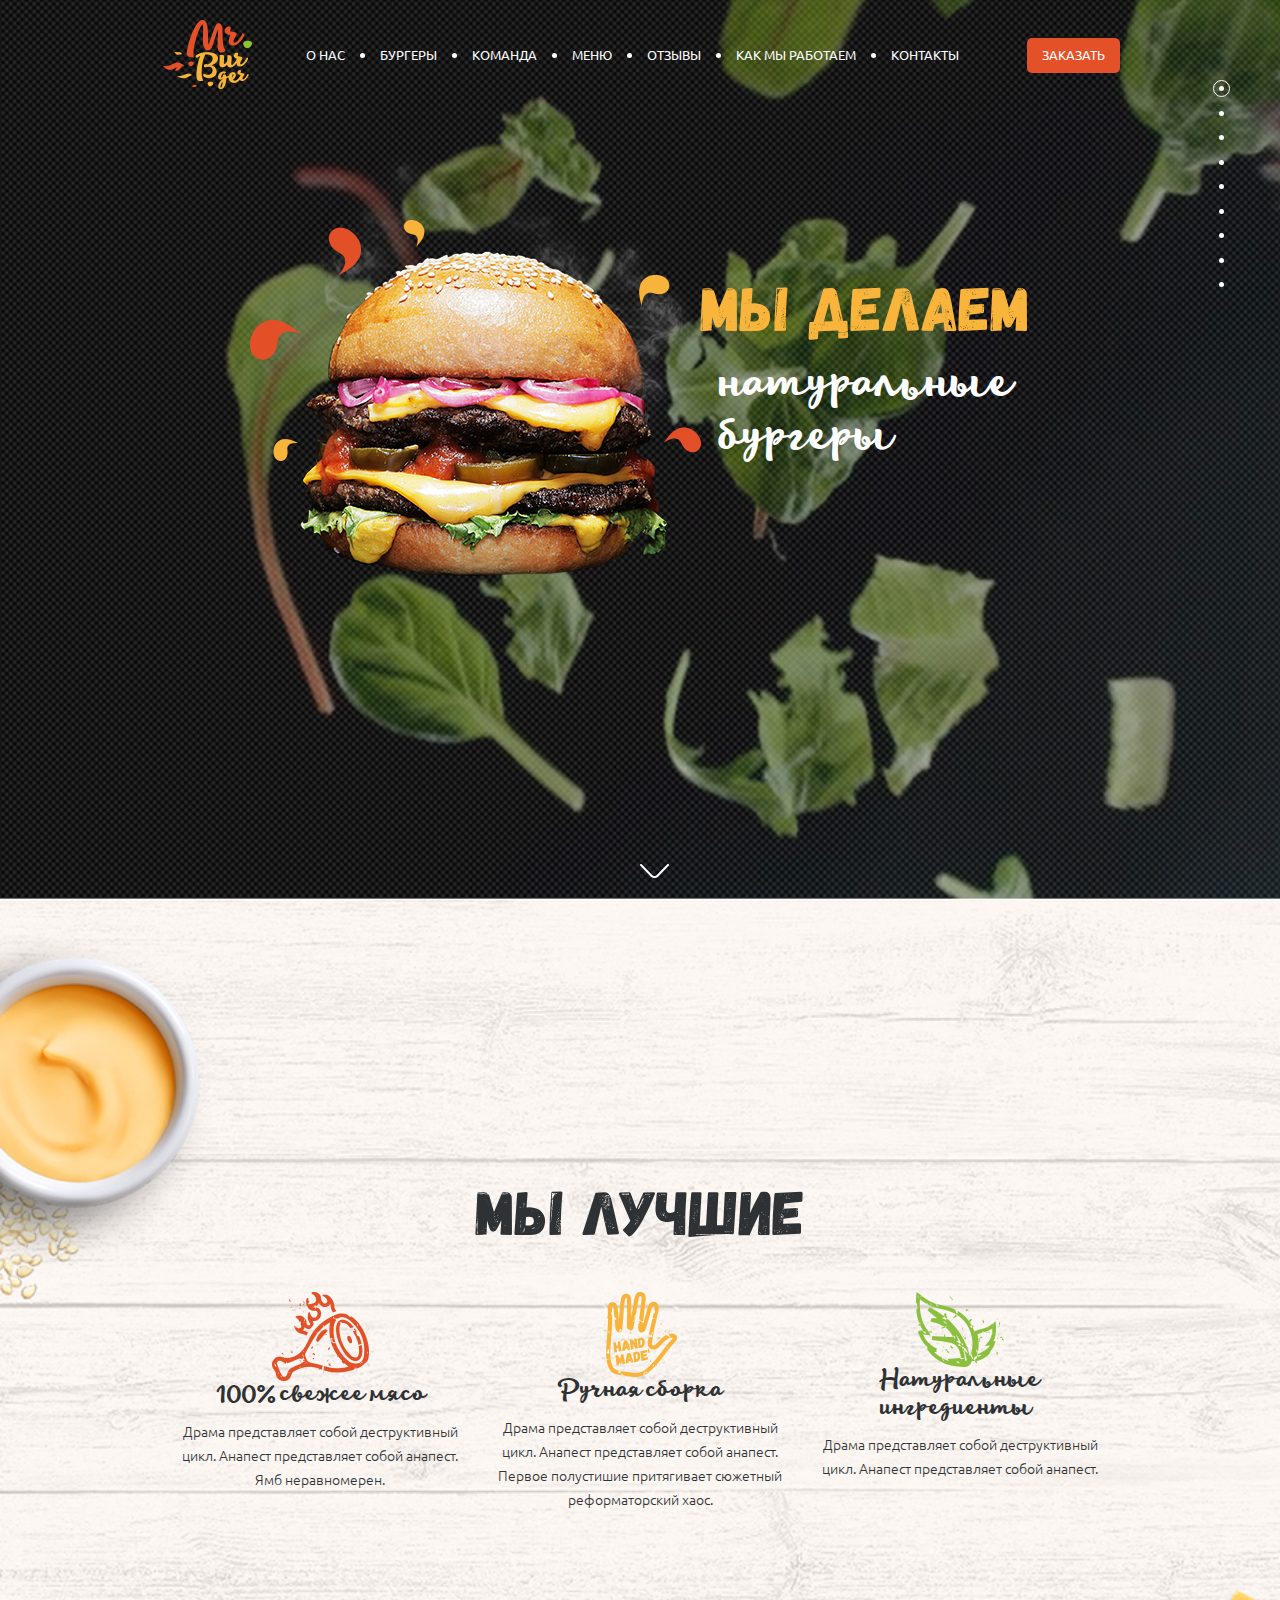
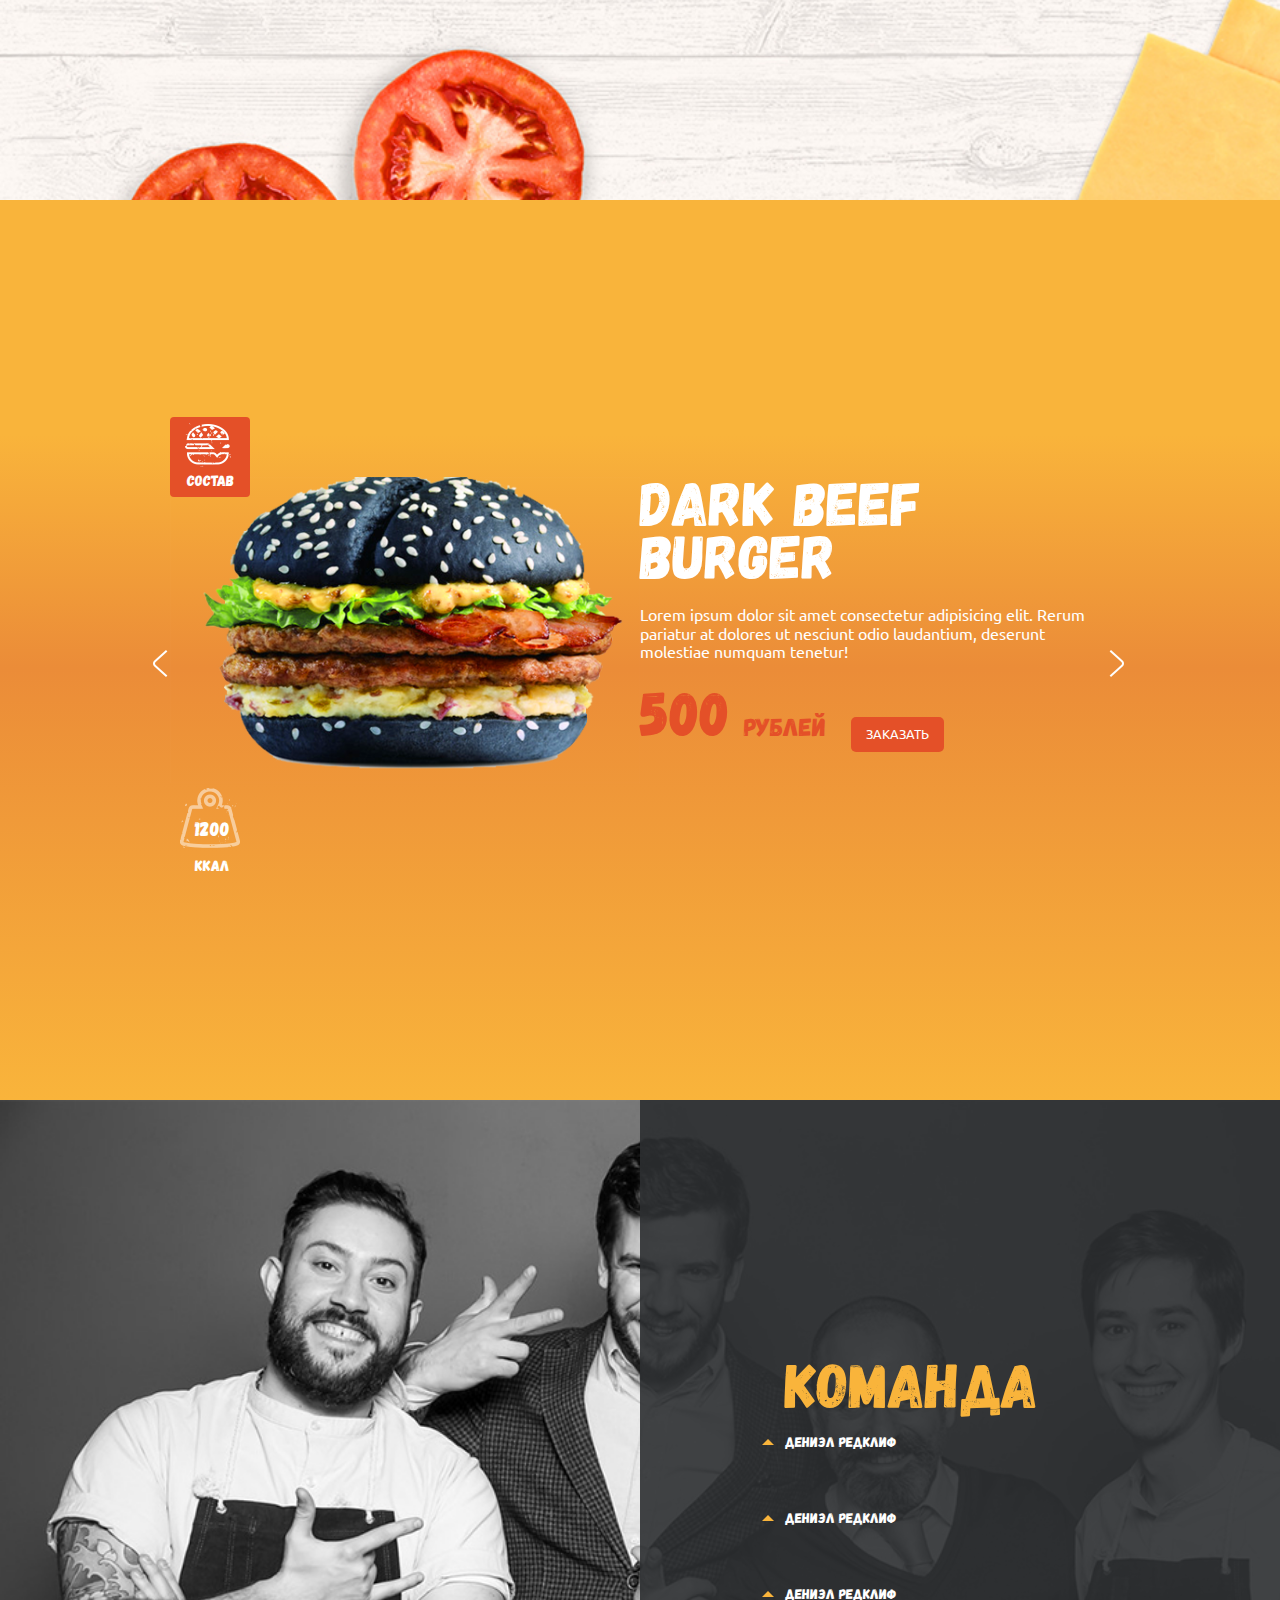
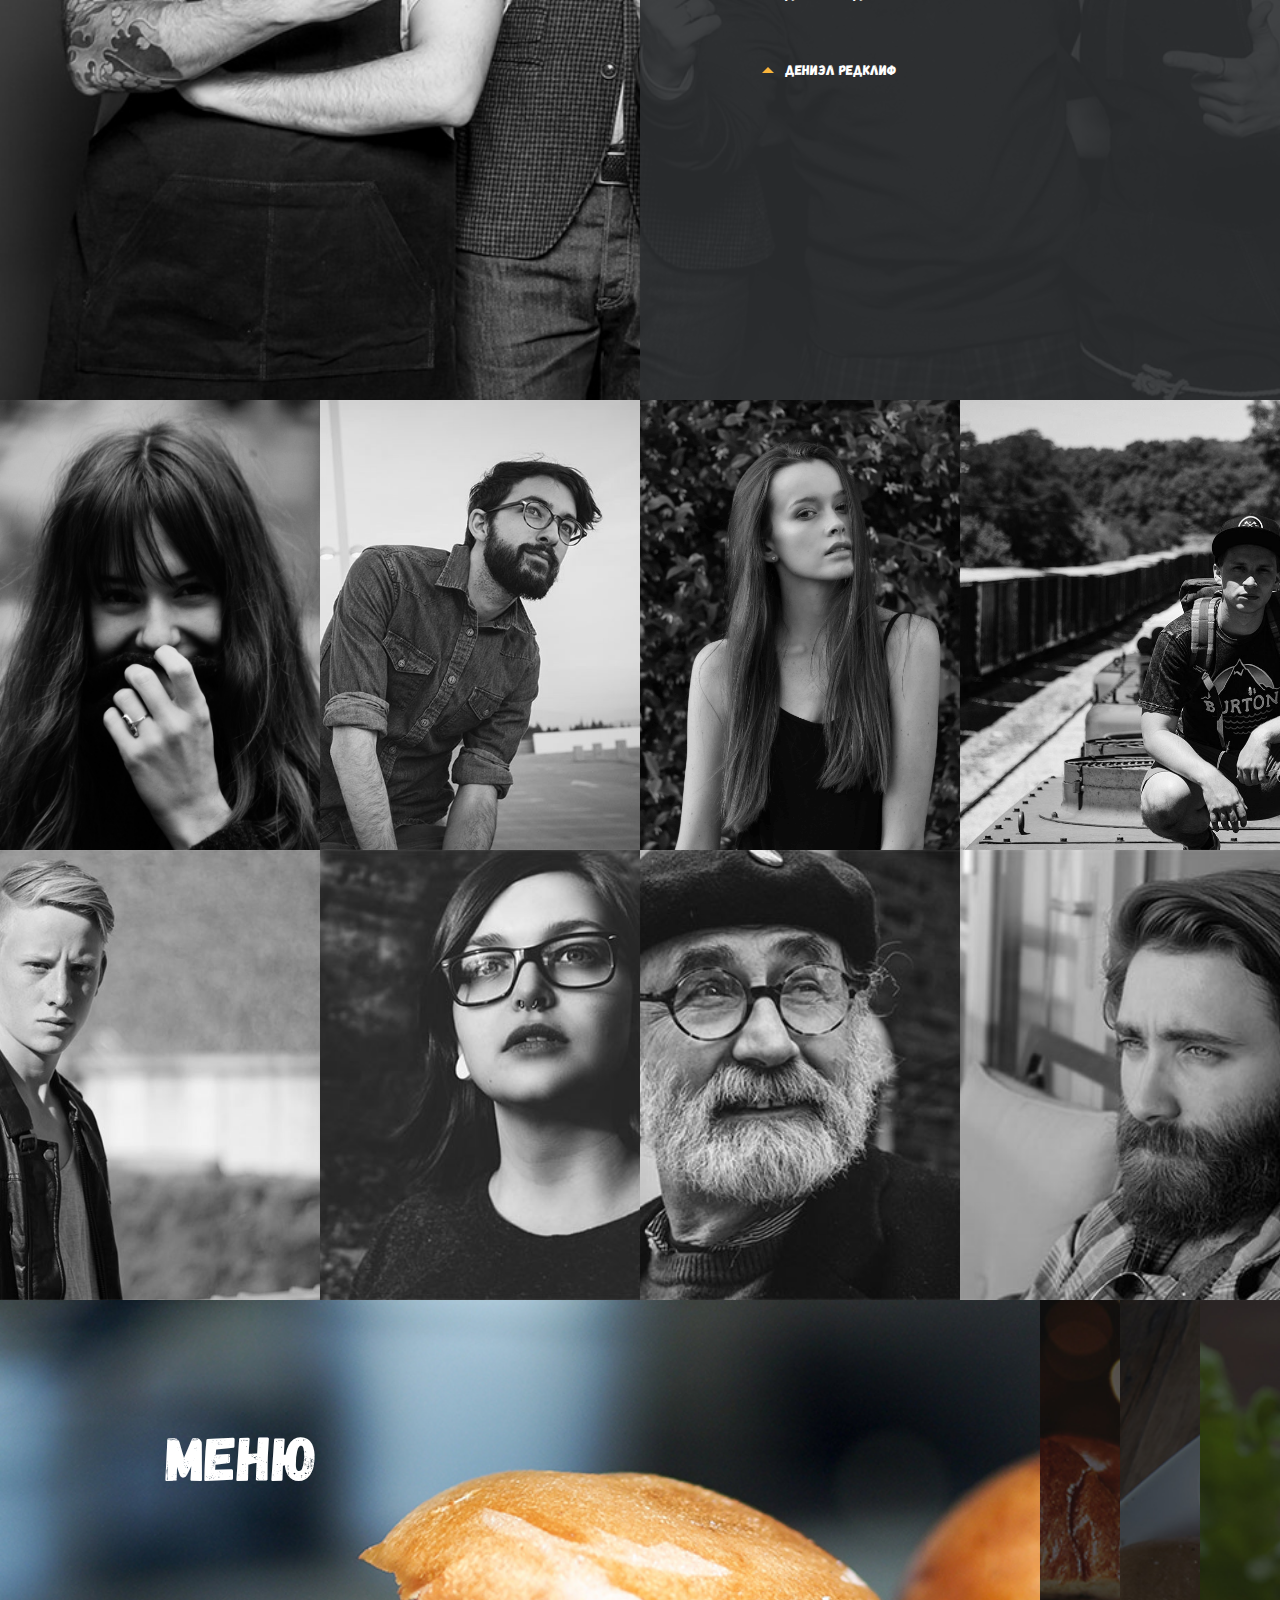
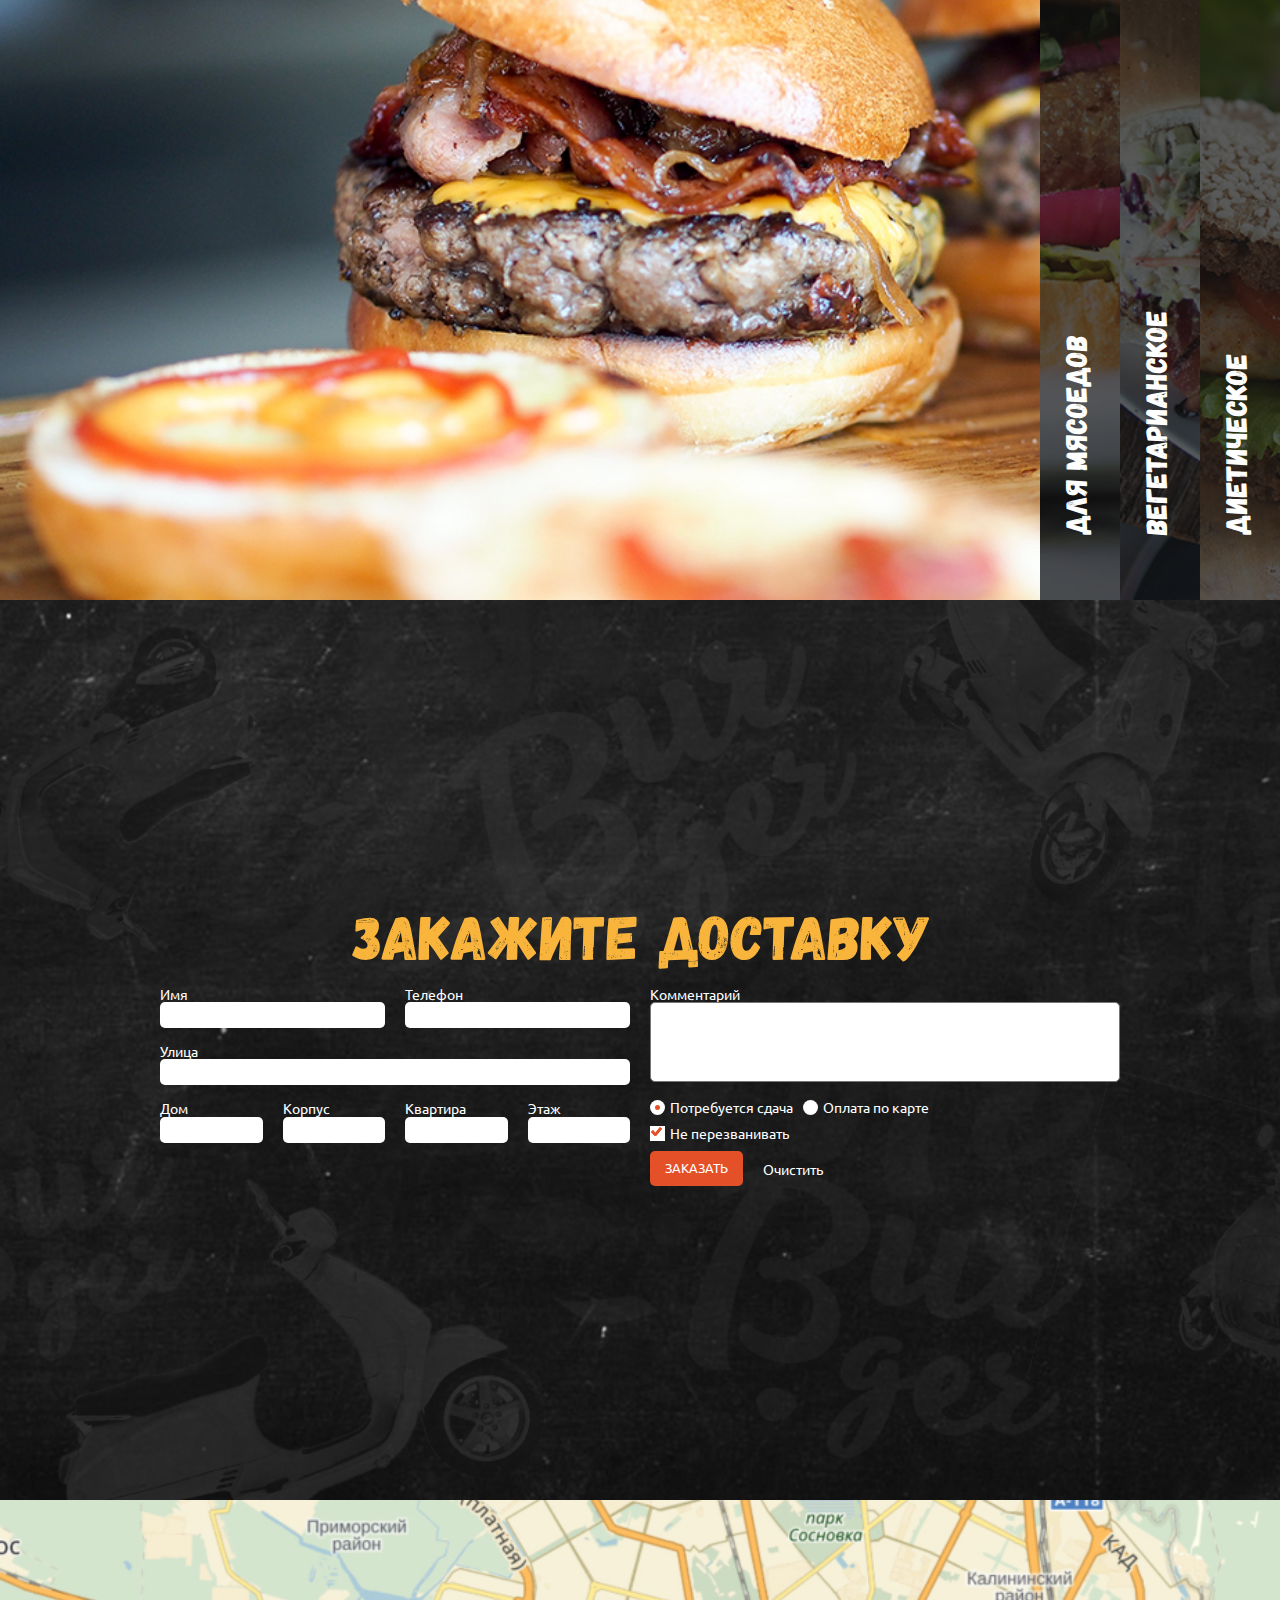
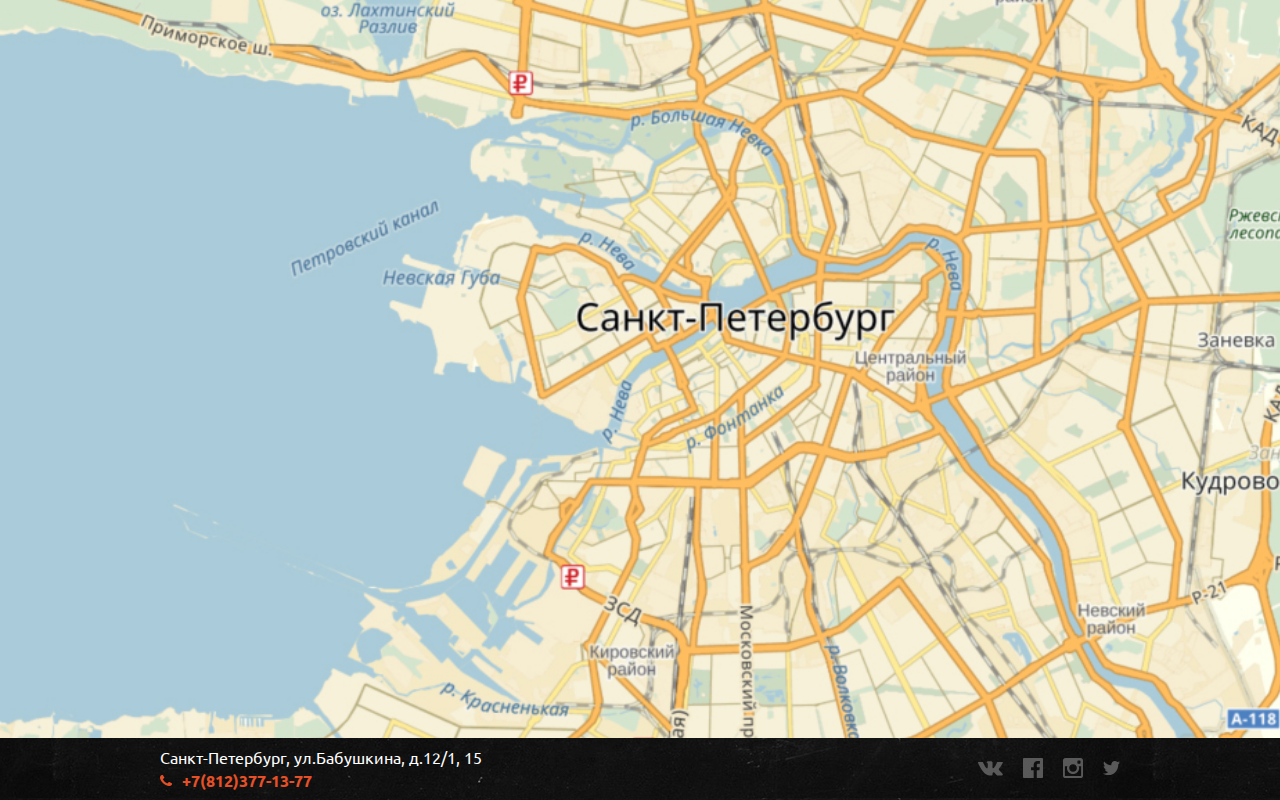
<file: index.html>
<!DOCTYPE html>
<html lang="en">
<head>
    <meta charset="UTF-8">
    <meta name="viewport" content="width=device-width, initial-scale=1.0">
    <meta http-equiv="X-UA-Compatible" content="ie=edge">
    <title>Document</title>    
    <link rel="icon" type="image/png" sizes="32x32" href="./favicon/favicon-32x32.png">
    <link rel="stylesheet" href="./css/normalize.css">
    <link href="./css/main.css" rel="stylesheet">
    
</head>
<body>
    <div class="wrapper">
        <div class="maincontent">            
            <section class="intro section">
                <div class="container">
                <header class="header">
                    <div class="intro__logotype"><img class="intro__logo" src="./img1/logo.png" alt="logo"></div>
                    <nav class="intro__menu">
                            <img src="./img1/logo.png" alt="logo" class="img__logo">
                            <a href="#" class='close'><img src="./img1/rectangle.png" alt="" class="img__close"></a>
                        <ul class="intro__list">                            
                            <li class="intro__item"><a class="intro__link" href="#">О НАС</a></li>                             
                            <li class="intro__item"><a class="intro__link" href="#">БУРГЕРЫ</a></li>
                            <li class="intro__item"><a class="intro__link" href="#">КОМАНДА</a></li>
                            <li class="intro__item"><a class="intro__link" href="#">МЕНЮ</a></li>
                            <li class="intro__item"><a class="intro__link" href="#">ОТЗЫВЫ</a></li>
                            <li class="intro__item"><a class="intro__link" href="#">КАК МЫ РАБОТАЕМ</a></li>
                            <li class="intro__item"><a class="intro__link" href="#">КОНТАКТЫ</a></li>
                            
                        </ul>
                    </nav> 
                    <div class="order__menu">  
                        <button class="button button_orange button_margin"><a class="intro__link" href="#">ЗАКАЗАТЬ</a></button>                                    
                        <div class="menu__btn">
                            <button type="button" class="btn-menu">
                                <span class="btn-menu__line"></span>
                                <span class="btn-menu__line"></span>
                                <span class="btn-menu__line"></span>
                            </button>
                        </div>
                    </div>  
                </header>
                <div class="intro__natural-burger"> 
                    <div class="intro__burger">
                        <img class ="intro__steam" src="./img1/drops.png" alt="steam">
                    </div>
                    <div class="intro__content"> 
                        <h1 class="title title_color_orange">МЫ ДЕЛАЕМ</h1>
                        <h3 class="intro__desc">натуральные <br>бургеры</h3>
                    </div> 
                                  
                </div>
                <div class="intro__scroll"><a class="scroll" href="#"><img class="intro__scroll_arrow" src='./img1/arrow-scroll.png' alt="scroll"></a></div>
                </div>
            </section>
            <section class="best section">
                <div class="container container__center">
                <div class="best__container">
                    <h2 class="title title_color_black title_margin_bottom">МЫ ЛУЧШИЕ</h2>
                    <ul class="best__list">
                        <li class="best__item">
                            <div class="best__icon">
                                <img src="./img2/meat.png" alt="" class="best__img">
                            </div>
                            <div class="best__content">
                                <h5 class="best__title">100% свежее мясо</h5>
                                <p class="best__desc">Драма представляет собой деструктивный 
                                 цикл. Анапест представляет собой анапест. 
                                 Ямб неравномерен.
                            </div>
                        </li>
                        <li class="best__item">
                            <div class="best__icon">
                                <img src="./img2/hand.png" alt="" class="best__img">
                            </div>
                            <div class="best__content">
                                <h5 class="best__title">Ручная сборка</h5>
                                <p class="best__desc">Драма представляет собой деструктивный 
                                 цикл. Анапест представляет собой анапест.
                                 Первое полустишие притягивает сюжетный
                                 реформаторский хаос.
                            </div>
                        </li>
                        <li class="best__item">
                            <div class="best__icon">
                                <img src="./img2/natural.png" alt="" class="best__img">
                            </div>    
                            <div class="best__content">
                                <h5 class="best__title">Натуральные <br>ингредиенты</h5>
                                <p class="best__desc">Драма представляет собой деструктивный 
                                 цикл. Анапест представляет собой анапест.
                            </div>     
                        </li>
                    </ul>                    
                </div>
                </div>
            </section>
            <section class="section burgers">
                <div class="burgers__container burgers__container-center">
                <!-- <div class="container conainer_burgers"> -->
                    <div class="slider">
                        <div class="slider__wrap">
                            <ul class="slider__list">
                                <li class="slider__item active">
                                    <div class="slide">
                                        <div class="slide__left">
                                            <img src="./img3/dark-burger.png" alt="burger" class="slide-img">
                                        </div>
                                        <div class="slide__right">
                                            <h2 class="title title_color_white">DARK BEEF BURGER</h2>
                                             <div class="slide__content">
                                                <p> Lorem ipsum dolor sit amet consectetur adipisicing elit. Rerum pariatur at dolores ut nesciunt odio laudantium, deserunt molestiae numquam tenetur!</p>
                                            </div>
                                            <div class="slide__order">
                                                <div class="slide__price">
                                                    <span class="slide__count">500</span>
                                                    <span class="slide__exchange">рублей</span>
                                                </div>
                                                <div class="slide__btns">
                                                    <button class="button button_orange">ЗАКАЗАТЬ</button>
                                                </div>
                                            </div>
                                        </div>
                                    </div>
                                        <div class="compound">
                                            <div class="compound__icon"> </div>                                                                                       
                                            <span class="compound__text">СОСТАВ</span>                                            
                                            <div class="slide__down">
                                                <ul class="slide__down_list">
                                                    <li class="slide__down_item">
                                                        <img src="./img3/beef.png" alt="beef" class="slide__down_img">
                                                        <div class="ingredient">Говядина</div>
                                                        <div class="amount">300 г</div>
                                                    </li> 
                                                    <li class="slide__down_item">
                                                        <img src="./img3/buns.png" alt="beef" class="img__buns">
                                                        <div class="ingredient">Булочки</div>
                                                        <div class="amount">100 г</div>
                                                    </li>
                                                    <li class="slide__down_item">
                                                        <img src="./img3/salad.png" alt="beef" class="slide__down_img">
                                                        <div class="ingredient">Зелень</div>
                                                        <div class="amount">70 г</div>
                                                    </li>
                                                    <li class="slide__down_item">
                                                        <img src="./img3/sauce.png" alt="beef" class="slide__down_img">
                                                        <div class="ingredient">Соус</div>
                                                        <div class="amount">150 г</div>
                                                    </li>
                                                    <li class="slide__down_item">
                                                        <img src="./img3/cucumber.png" alt="beef" class="slide__down_img">
                                                        <div class="ingredient">Овощи</div>
                                                        <div class="amount">200 г</div>
                                                    </li>
                                                    <li class="slide__down_item">
                                                        <img src="./img3/cheese.png" alt="beef" class="slide__down_img">
                                                        <div class="ingredient">Сыр</div>
                                                        <div class="amount">80 г</div>
                                                    </li>  
                                                </ul>
                                            </div>
                                        </div>   
                                    <div class="kkal">
                                        <div class="kkal__icon">
                                            <!-- <img src="./img3/kkal.png" alt="img"> -->
                                            <div class="kkal__count">1200</div>
                                            <div class="kkal__text">ККАЛ</div>
                                        </div>
                                    </div>
                                </li>
                                <li class="slider__item">
                                    <div class="slide">
                                        <div class="slide__left">
                                            <img src="./img3/burger_sandwich.png" alt="burger" class="slide-img">
                                        </div>
                                        <div class="slide__right">
                                            <h2 class="title title_color_white">DARK BEEF BURGER</h2>
                                             <div class="slide__content">
                                                <p> Lorem ipsum dolor sit amet consectetur adipisicing elit. Rerum pariatur at dolores ut nesciunt odio laudantium, deserunt molestiae numquam tenetur!</p>
                                            </div>
                                            <div class="slide__order">
                                                <div class="slide__price">
                                                    <span class="slide__count">500</span>
                                                    <span class="slide__exchange">рублей</span>
                                                </div>
                                                <div class="slide__btns">
                                                    <button class="button button_orange">ЗАКАЗАТЬ</button>
                                                </div>
                                            </div>
                                        </div>
                                    </div>
                                        <div class="compound">
                                            <div class="compound__icon"> </div>                                                                                       
                                            <span class="compound__text">СОСТАВ</span>                                            
                                            <div class="slide__down">
                                                <ul class="slide__down_list">
                                                    <li class="slide__down_item">
                                                        <img src="./img3/beef.png" alt="beef" class="slide__down_img">
                                                        <div class="ingredient">Говядина</div>
                                                        <div class="amount">300 г</div>
                                                    </li> 
                                                    <li class="slide__down_item">
                                                        <img src="./img3/buns.png" alt="beef" class="img__buns">
                                                        <div class="ingredient">Булочки</div>
                                                        <div class="amount">100 г</div>
                                                    </li>
                                                    <li class="slide__down_item">
                                                        <img src="./img3/salad.png" alt="beef" class="slide__down_img">
                                                        <div class="ingredient">Зелень</div>
                                                        <div class="amount">70 г</div>
                                                    </li>
                                                    <li class="slide__down_item">
                                                        <img src="./img3/sauce.png" alt="beef" class="slide__down_img">
                                                        <div class="ingredient">Соус</div>
                                                        <div class="amount">150 г</div>
                                                    </li>
                                                    <li class="slide__down_item">
                                                        <img src="./img3/cucumber.png" alt="beef" class="slide__down_img">
                                                        <div class="ingredient">Овощи</div>
                                                        <div class="amount">200 г</div>
                                                    </li>
                                                    <li class="slide__down_item">
                                                        <img src="./img3/cheese.png" alt="beef" class="slide__down_img">
                                                        <div class="ingredient">Сыр</div>
                                                        <div class="amount">80 г</div>
                                                    </li>  
                                                </ul>
                                            </div>
                                        </div>   
                                    <div class="kkal">
                                        <div class="kkal__icon">
                                            <!-- <img src="./img3/kkal.png" alt="img"> -->
                                            <div class="kkal__count">1200</div>
                                            <div class="kkal__text">ККАЛ</div>
                                        </div>
                                    </div>
                                </li>
                                <li class="slider__item">
                                    <div class="slide">
                                        <div class="slide__left">
                                            <img src="./img3/bacon-burger.png" alt="burger" class="slide-img">
                                        </div>
                                        <div class="slide__right">
                                            <h2 class="title title_color_white">DARK BEEF BURGER</h2>
                                             <div class="slide__content">
                                                <p> Lorem ipsum dolor sit amet consectetur adipisicing elit. Rerum pariatur at dolores ut nesciunt odio laudantium, deserunt molestiae numquam tenetur!</p>
                                            </div>
                                            <div class="slide__order">
                                                <div class="slide__price">
                                                    <span class="slide__count">500</span>
                                                    <span class="slide__exchange">рублей</span>
                                                </div>
                                                <div class="slide__btns">
                                                    <button class="button button_orange">ЗАКАЗАТЬ</button>
                                                </div>
                                            </div>
                                        </div>
                                    </div>
                                        <div class="compound">
                                            <div class="compound__icon"> </div>                                                                                       
                                            <span class="compound__text">СОСТАВ</span>                                            
                                            <div class="slide__down">
                                                <ul class="slide__down_list">
                                                    <li class="slide__down_item">
                                                        <img src="./img3/beef.png" alt="beef" class="slide__down_img">
                                                        <div class="ingredient">Говядина</div>
                                                        <div class="amount">300 г</div>
                                                    </li> 
                                                    <li class="slide__down_item">
                                                        <img src="./img3/buns.png" alt="beef" class="img__buns">
                                                        <div class="ingredient">Булочки</div>
                                                        <div class="amount">100 г</div>
                                                    </li>
                                                    <li class="slide__down_item">
                                                        <img src="./img3/salad.png" alt="beef" class="slide__down_img">
                                                        <div class="ingredient">Зелень</div>
                                                        <div class="amount">70 г</div>
                                                    </li>
                                                    <li class="slide__down_item">
                                                        <img src="./img3/sauce.png" alt="beef" class="slide__down_img">
                                                        <div class="ingredient">Соус</div>
                                                        <div class="amount">150 г</div>
                                                    </li>
                                                    <li class="slide__down_item">
                                                        <img src="./img3/cucumber.png" alt="beef" class="slide__down_img">
                                                        <div class="ingredient">Овощи</div>
                                                        <div class="amount">200 г</div>
                                                    </li>
                                                    <li class="slide__down_item">
                                                        <img src="./img3/cheese.png" alt="beef" class="slide__down_img">
                                                        <div class="ingredient">Сыр</div>
                                                        <div class="amount">80 г</div>
                                                    </li>  
                                                </ul>
                                            </div>
                                        </div>   
                                    <div class="kkal">
                                        <div class="kkal__icon">
                                            <!-- <img src="./img3/kkal.png" alt="img"> -->
                                            <div class="kkal__count">1200</div>
                                            <div class="kkal__text">ККАЛ</div>
                                        </div>
                                    </div>
                                </li>
                            </ul>
                        </div>
                        <div class="slider__controls">
                            <button class="slider__control slider__control_prev" data-vector="prev"></button>
                            <button class="slider__control slider__control_next" data-vector="next"></button>
                        </div>
                    </div>
                </div> 
            </section>
            <section class="section section-team">
                <div class="team__background">
                    <div class="team__block">
                        <h2 class="title title_color_orange">Команда</h2>
                        <ul class="team__list">
                            <li class="team__item">
                                <a class ="team__link"> Дениэл Редклиф </a>
                                <div class="team__wrap">
                                <div class="team__manager">
                                    <div class="team__photo">
                                        <!-- <img src="./img4/photo.jpg" alt="photo" class="team__img"> -->
                                    </div>
                                    <div class="team__manager-content"> 
                                        <div class="team__manager-job"><b>Оператор</b></div>
                                        <div class="team__manager-service">
                                                С радостью поможет подобрать идеальный бургер и оформить заказ.  

                                        </div>                                         
                                    </div>
                                </div> 
                                </div>   
                            </li>
                            <li class="team__item"> 
                                <a class ="team__link"> Дениэл Редклиф </a>
                                <div class="team__wrap">
                                <div class="team__manager">
                                    <div class="team__photo">
                                        <!-- <img src="./img4/photo.jpg" alt="photo" class="team__img"> -->
                                    </div>
                                    <div class="team__manager-content"> 
                                        <div class="team__manager-job"><b>Оператор</b></div>
                                        <div class="team__manager-service">
                                                С радостью поможет подобрать идеальный бургер и оформить заказ.  

                                        </div>                                         
                                    </div>
                                </div>
                                </div>
                            </li>
                            <li class="team__item"> 
                                <!-- <a class ="team__link"> Дениэл Редклиф</a> -->
                                <a class ="team__link"> Дениэл Редклиф </a>
                                <div class="team__wrap">
                                <div class="team__manager">
                                    <div class="team__photo">
                                        <!-- <img src="./img4/photo.jpg" alt="photo" class="team__img"> -->
                                    </div>
                                    <div class="team__manager-content"> 
                                        <div class="team__manager-job"><b>Оператор</b></div>
                                        <div class="team__manager-service">
                                                С радостью поможет подобрать идеальный бургер и оформить заказ.  

                                        </div>                                         
                                    </div>
                                </div>
                                </div>
                            </li>
                            <li class="team__item">
                                <a class ="team__link"> Дениэл Редклиф </a>
                                <div class="team__wrap">
                                <div class="team__manager">
                                    <div class="team__photo">
                                        <!-- <img src="./img4/photo.jpg" alt="photo" class="team__img"> -->
                                    </div>
                                    <div class="team__manager-content"> 
                                        <div class="team__manager-job"><b>Оператор</b></div>
                                        <div class="team__manager-service">
                                                С радостью поможет подобрать идеальный бургер и оформить заказ.  

                                        </div>                                         
                                    </div>
                                </div>
                                </div>
                            </li>

                        </ul>
                    </div>

                </div>
            </section> 
            <section class="section reviews">
                <ul class="reviews__list">
                    <li class="reviews__item" style="background-image:url('./img6/photo_1.jpg')">
                        <div class="reviews__hover">
                            <div class="reviews__title">КОНСТАНТИН СПИЛБЕРГ</div>
                            <div class="reviews__text">
                                <p>Мысли все о них и о них, о них и о них. Нельзя устоять, невозможно забыть... Никогда не думал, что булочки могут быть такими мягкими, котлетка такой сочной, а сыр таким расплавленным.</p>
                            </div>
                            <button class="button button_black">Подробнее</button>
                            <button class="button button2_black">Читать отзыв</button>
                        </div>
                    </li>
                    <li class="reviews__item" style="background-image:url('./img6/photo_2.jpg')">
                        <div class="reviews__hover">
                            <div class="reviews__title">КОНСТАНТИН СПИЛБЕРГ</div>
                            <div class="reviews__text">
                                <p>Мысли все о них и о них, о них и о них. Нельзя устоять, невозможно забыть... Никогда не думал, что булочки могут быть такими мягкими, котлетка такой сочной, а сыр таким расплавленным.</p>
                            </div>
                            <button class="button button_black">Подробнее</button>
                            <button class="button button2_black">Читать отзыв</button>
                        </div>
                    </li>
                    <li class="reviews__item" style="background-image:url('./img6/photo_3.jpg')">
                        <div class="reviews__hover">
                            <div class="reviews__title">КОНСТАНТИН СПИЛБЕРГ</div>
                            <div class="reviews__text">
                                <p>Мысли все о них и о них, о них и о них. Нельзя устоять, невозможно забыть... Никогда не думал, что булочки могут быть такими мягкими, котлетка такой сочной, а сыр таким расплавленным.</p>
                            </div>
                            <button class="button button_black">Подробнее</button>
                            <button class="button button2_black">Читать отзыв</button>
                        </div>
                    </li>
                    <li class="reviews__item" style="background-image:url('./img6/photo_4.jpg')">
                        <div class="reviews__hover">
                            <div class="reviews__title">КОНСТАНТИН СПИЛБЕРГ</div>
                            <div class="reviews__text">
                                <p>Мысли все о них и о них, о них и о них. Нельзя устоять, невозможно забыть... Никогда не думал, что булочки могут быть такими мягкими, котлетка такой сочной, а сыр таким расплавленным.</p>
                            </div>
                            <button class="button button_black">Подробнее</button>
                            <button class="button button2_black">Читать отзыв</button>
                        </div>
                    </li>
                    <li class="reviews__item" style="background-image:url('./img6/photo_5.jpg')">
                        <div class="reviews__hover">
                            <div class="reviews__title">КОНСТАНТИН СПИЛБЕРГ</div>
                            <div class="reviews__text">
                                <p>Мысли все о них и о них, о них и о них. Нельзя устоять, невозможно забыть... Никогда не думал, что булочки могут быть такими мягкими, котлетка такой сочной, а сыр таким расплавленным.</p>
                            </div>
                            <button class="button button_black">Подробнее</button>
                            <button class="button button2_black">Читать отзыв</button>
                        </div>
                    </li>
                    <li class="reviews__item" style="background-image:url('./img6/photo_6.jpg')">
                        <div class="reviews__hover">
                            <div class="reviews__title">КОНСТАНТИН СПИЛБЕРГ</div>
                            <div class="reviews__text">
                                <p>Мысли все о них и о них, о них и о них. Нельзя устоять, невозможно забыть... Никогда не думал, что булочки могут быть такими мягкими, котлетка такой сочной, а сыр таким расплавленным.</p>
                            </div>
                            <button class="button button_black">Подробнее</button>
                            <button class="button button2_black">Читать отзыв</button>
                        </div>
                    </li>
                    <li class="reviews__item" style="background-image:url('./img6/photo_7.jpg')">
                        <div class="reviews__hover">
                            <div class="reviews__title">КОНСТАНТИН СПИЛБЕРГ</div>
                            <div class="reviews__text">
                                <p>Мысли все о них и о них, о них и о них. Нельзя устоять, невозможно забыть... Никогда не думал, что булочки могут быть такими мягкими, котлетка такой сочной, а сыр таким расплавленным.</p>
                            </div>
                            <button class="button button_black">Подробнее</button>
                            <button class="button button2_black">Читать отзыв</button>
                        </div>
                    </li>
                    <li class="reviews__item" style="background-image:url('./img6/photo_8.jpg')">
                        <div class="reviews__hover">
                            <div class="reviews__title">КОНСТАНТИН СПИЛБЕРГ</div>
                            <div class="reviews__text">
                                <p>Мысли все о них и о них, о них и о них. Нельзя устоять, невозможно забыть... Никогда не думал, что булочки могут быть такими мягкими, котлетка такой сочной, а сыр таким расплавленным.</p>
                            </div>
                            <button class="button button_black button_margins">Подробнее</button>
                            <button class="button button2_black" id="button_reviews">Читать отзыв</button>
                        </div>
                    </li>
                </ul>
                <div class="modal">
                    <div class="modal__reviews">
                        <div class="modal__text"> </div>
                        <div class="modal__button">Закрыть</div>
                    </div>
                </div>                
            </section>
            <section class="section menus">
                <h2 class="title title_color1 title_menu">МЕНЮ</h2> 
                <ul class="menus__list">
                    <li class="menus__item">
                        <a href="#" class="menus__trigger" style="background-image:url('./img5/img1.jpg')">
                            <span class="menus__title"> ДЛЯ МЯСОЕДОВ</span>
                        </a> 
                        <div class="menus__content_wrap">
                            <p class="menus__content">Lorem ipsum dolor sit amet, consectetur adipisicing elit. Explicabo, architecto ullam voluptatum placeat quasi consequatur labore quo eaque aliquid, esse nam? Blanditiis, voluptas libero. Minima neque iure laboriosam, amet tenetur eligendi perspiciatis error quasi autem. Incidunt dolorem cupiditate sint quaerat! Neque suscipit quod, nisi nostrum cum excepturi nam! Maiores rem eos labore eveniet dolore impedit ullam repellat nihil eaque suscipit culpa facilis esse veritatis soluta iure numquam alias aperiam laborum voluptas accusamus sapiente quaerat, modi optio. Veritatis molestias maxime minima voluptates natus nihil ea nisi aut, ex dolor? Consectetur ipsam ullam sit illo, sint saepe aliquam animi at dolorum beatae.</p>
                        </div>
                    </li>
                    <li class="menus__item">
                        <a href="#" class="menus__trigger" style="background-image:url('./img5/img2.jpg')">
                            <span class="menus__title"> ВЕГЕТАРИАНСКОЕ</span>
                        </a> 
                        <div class="menus__content_wrap">
                            <p class="menus__content">Lorem ipsum dolor sit amet, consectetur adipisicing elit. Explicabo, architecto ullam voluptatum placeat quasi consequatur labore quo eaque aliquid, esse nam? Blanditiis, voluptas libero. Minima neque iure laboriosam, amet tenetur eligendi perspiciatis error quasi autem. Incidunt dolorem cupiditate sint quaerat! Neque suscipit quod, nisi nostrum cum excepturi nam! Maiores rem eos labore eveniet dolore impedit ullam repellat nihil eaque suscipit culpa facilis esse veritatis soluta iure numquam alias aperiam laborum voluptas accusamus sapiente quaerat, modi optio. Veritatis molestias maxime minima voluptates natus nihil ea nisi aut, ex dolor? Consectetur ipsam ullam sit illo, sint saepe aliquam animi at dolorum beatae.</p>
                        </div>
                    </li>
                    <li class="menus__item">
                        <a href="#" class="menus__trigger" style="background-image:url('./img5/img3.jpg')">
                            <span class="menus__title"> ДИЕТИЧЕСКОЕ</span>
                        </a> 
                        <div class="menus__content_wrap">
                            <p class="menus__content">Lorem ipsum dolor sit amet, consectetur adipisicing elit. Explicabo, architecto ullam voluptatum placeat quasi consequatur labore quo eaque aliquid, esse nam? Blanditiis, voluptas libero. Minima neque iure laboriosam, amet tenetur eligendi perspiciatis error quasi autem. Incidunt dolorem cupiditate sint quaerat! Neque suscipit quod, nisi nostrum cum excepturi nam! Maiores rem eos labore eveniet dolore impedit ullam repellat nihil eaque suscipit culpa facilis esse veritatis soluta iure numquam alias aperiam laborum voluptas accusamus sapiente quaerat, modi optio. Veritatis molestias maxime minima voluptates natus nihil ea nisi aut, ex dolor? Consectetur ipsam ullam sit illo, sint saepe aliquam animi at dolorum beatae.</p>
                        </div>
                    </li>
                </ul>
                      
            </section> 
            <section class="section order">
                <div class="container container__center">
                <div class="order__title">
                    <h2 class="title title_color_orange title__align">ЗАКАЖИТЕ ДОСТАВКУ</h2>
                </div>
                <form action="" class="form" id="myForm">
                    
                    <div class="form__container">
                        <div class="form__left">
                            <div class="form__row">
                                <label class="form__block">
                                    <div class="form__title">Имя</div>
                                    <input type="text" class="form__input" name="name" required>
                                </label>
                                <label class="form__block">
                                    <div class="form__title">Телефон</div>
                                    <input type="text" class="form__input" name="phone" required>
                                </label>
                            </div>
                            <div class="form__row">
                                <label class="form__block">
                                    <div class="form__title">Улица</div>
                                    <input type="text" class="form__input">
                                </label>
                            </div>
                            <div class="form__row">
                                <label class="form__block">
                                    <div class="form__title">Дом</div>
                                    <input type="text" class="form__input">
                                </label>
                                <label class="form__block">
                                    <div class="form__title">Корпус</div>
                                    <input type="text" class="form__input">
                                </label>
                                <label class="form__block">
                                    <div class="form__title">Квартира</div>
                                    <input type="text" class="form__input">
                                </label>
                                <label class="form__block">
                                    <div class="form__title">Этаж</div>
                                    <input type="text" class="form__input">
                                </label>
                            </div>
                        </div>                        
                        <div class="form__right">
                            <div class="form__textarea">
                                <div class="form__textarea-text">Комментарий</div> 
                                <textarea name="message" class = "form__textarea-message" required></textarea>
                            </div>
                            <div class="form__content-radio"> 
                                <div class="form__content">                                                               
                                    <div class="form__wrap">                                
                                        <label class="form__label">                                   
                                            <input class="form__input-radio" type="radio" name="radio" value="да" checked>
                                            <span class="form__input-fake"></span>
                                            <span class="form__label-name">Потребуется сдача</span>
                                        </label>
                                        <label class="form__label">
                                            <input class="form__input-radio" type="radio" name="radio" value="нет">
                                            <span class="form__input-fake"></span>
                                            <span class="form__label-name">Оплата по карте</span>
                                        </label>
                                    </div> 
                                </div>                       
                                    
                            </div>
                            <div class="form__content-checkbox">
                                <label class="form__label-checkbox">                                   
                                    <input class="form__input-checkbox" type="checkbox" name="check" value="не перезванивать" checked>
                                    <span class="form__input-fake-checkbox"></span>
                                    <span class="form__label-name-checkbox">Не перезванивать</span>
                                </label>
                            </div> 
                            <div class="form__buttons">
                                <button class="button button_orange  button-size" id="sendButton">Заказать</button>
                                <a href="#" class="clear">Очистить</a>
                            </div>  
                            <!-- <div class="squared__button">Не презванивать</div>  -->
                        </div>
                        
                    </div>
                </form>
                </div>
                <div class="overlay">
                    <div class="popap">
                        <div class="popap__text"> </div>
                        <div class="popap__button" id="popap__button">Закрыть</div>
                    </div>
                </div>
            </section>
            <section class="section  map">
            
             <footer class="footer">
                 <div class="container container__row">
                     <div class="footer__left">                                   
                             <div class="footer__contact">Санкт-Петербург, ул.Бабушкина, д.12/1, 15</div>
                             <a href="tel:+7(812)377-13-77" class="footer_phone"> +7(812)377-13-77</a>  
                                            
                    </div>
                     <div class="footer__right">
                         <div class="social">
                            <ul class="social__list">
                                <li class="social__item">
                                    <a class="social__link" href="#">
                                        <svg class="vk-icon">
                                            <use xlink:href="./Sprite/sprite.svg#vk"></use>
                                        </svg> 
                                    </a>
                                </li>                            
                                <li class="social__item">
                                    <a class="social__link" href="#">
                                        <svg class="fb-icon">
                                            <use xlink:href="./Sprite/sprite.svg#fb"></use>
                                        </svg>
                                    </a>
                                </li>                             
                                <li class="social__item">
                                    <a class="social__link" href="#">
                                        <svg class="inst-icon">
                                            <use xlink:href="./Sprite/sprite.svg#inst"></use>
                                        </svg>
                                    </a>
                                </li>
                                <li class="social__item">
                                    <a class="social__link" href="">    
                                        <svg class="twitter-icon">
                                            <use xlink:href="./Sprite/sprite.svg#twitter"></use>
                                        </svg>
                                    </a>
                                </li>
                            </ul>
                        </div>
                     </div>

                 </div>

             </footer>
            </section>
             <ul class="switcher__list">
                    <li class="switcher__item"><a class="switcher__link  switcher__link_active" href="#"></a></li> 
                    <li class="switcher__item"><a class="switcher__link" href="#"></a></li>
                    <li class="switcher__item"><a class="switcher__link" href="#"></a></li>
                    <li class="switcher__item"><a class="switcher__link" href="#"></a></li>
                    <li class="switcher__item"><a class="switcher__link" href="#"></a></li>
                    <li class="switcher__item"><a class="switcher__link" href="#"></a></li>
                    <li class="switcher__item"><a class="switcher__link" href="#"></a></li>
                    <li class="switcher__item"><a class="switcher__link" href="#"></a></li> 
                    <li class="switcher__item"><a class="switcher__link" href="#"></a></li>  
            </ul>
        </div>
    </div>
    <script src="./js/accordion1.js"></script>
    <script src="./js/accordion2.js"></script>
    <script src="./js/slider.js"></script>
    <script src="./js/form.js"></script>
    <script src="./js/open_menu.js"></script>
    <script src="./js/reviews.js"></script>
    
</body>
</html>
</file>
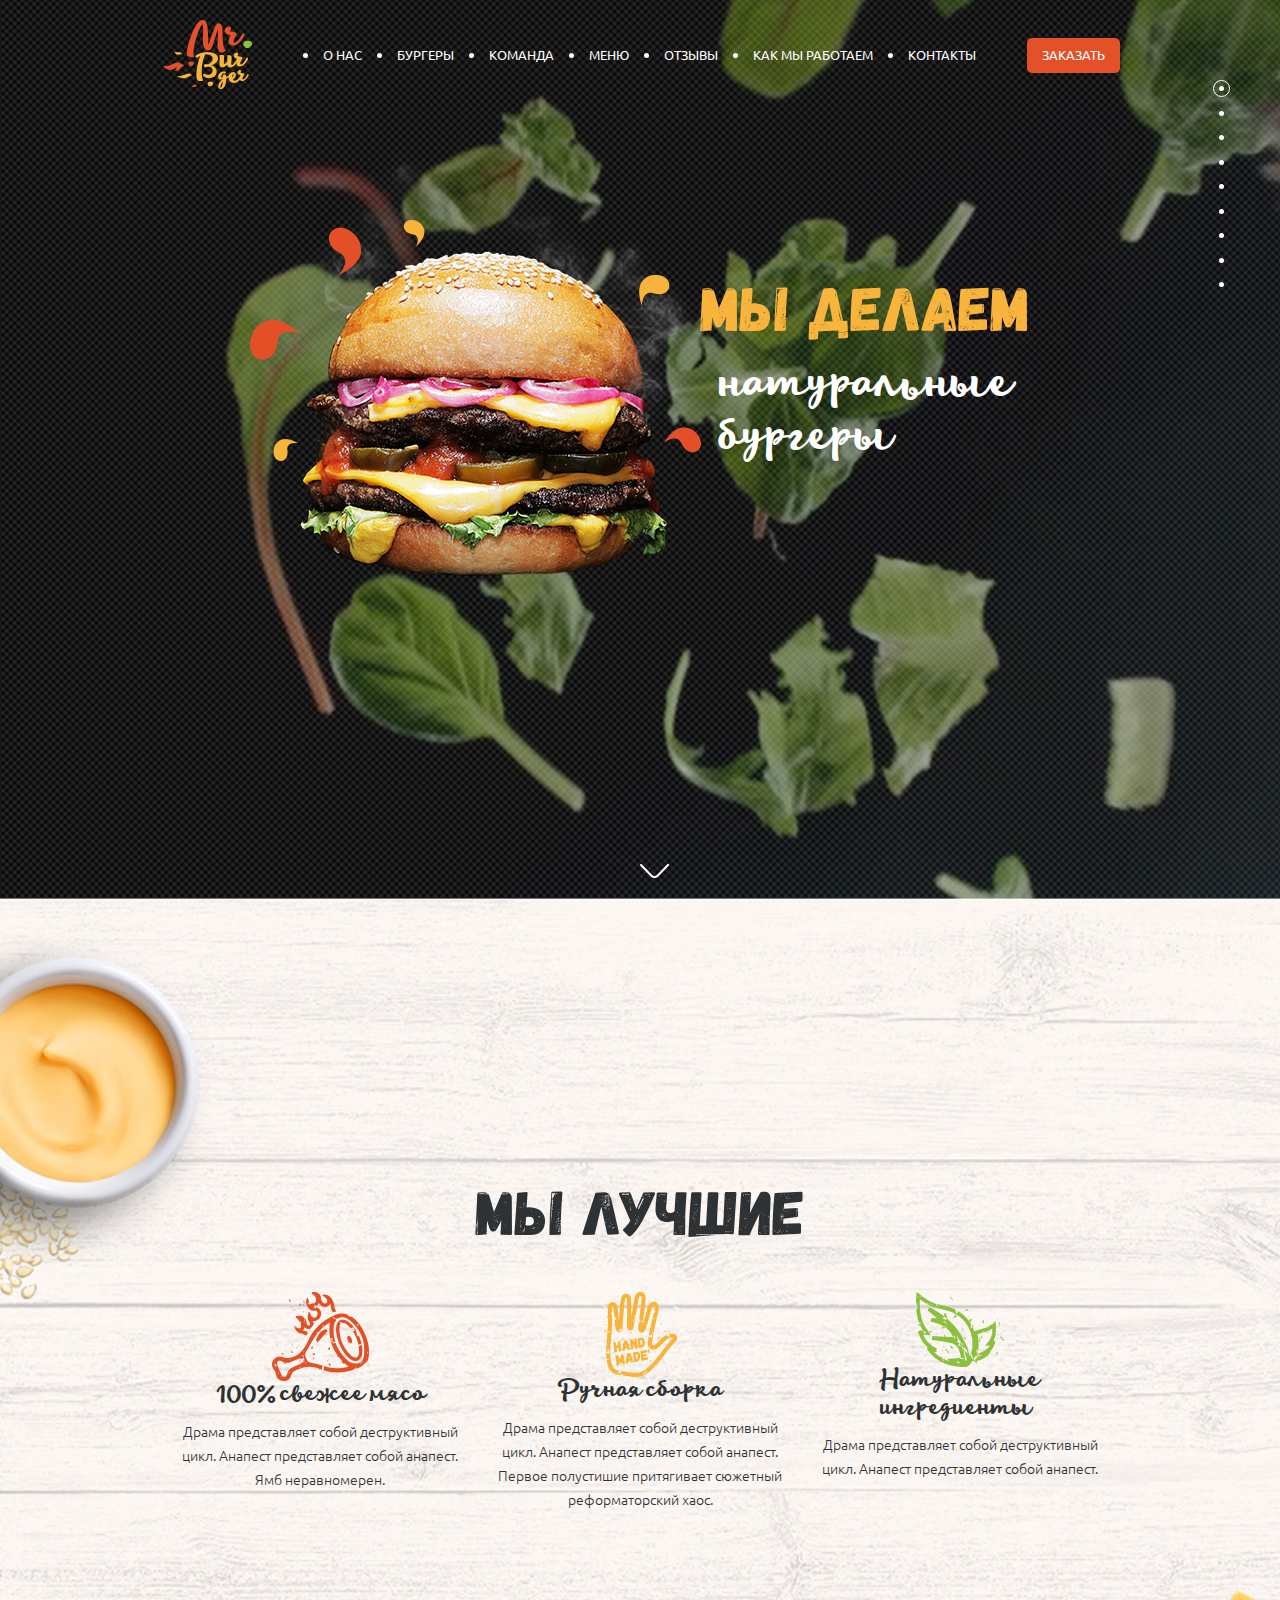
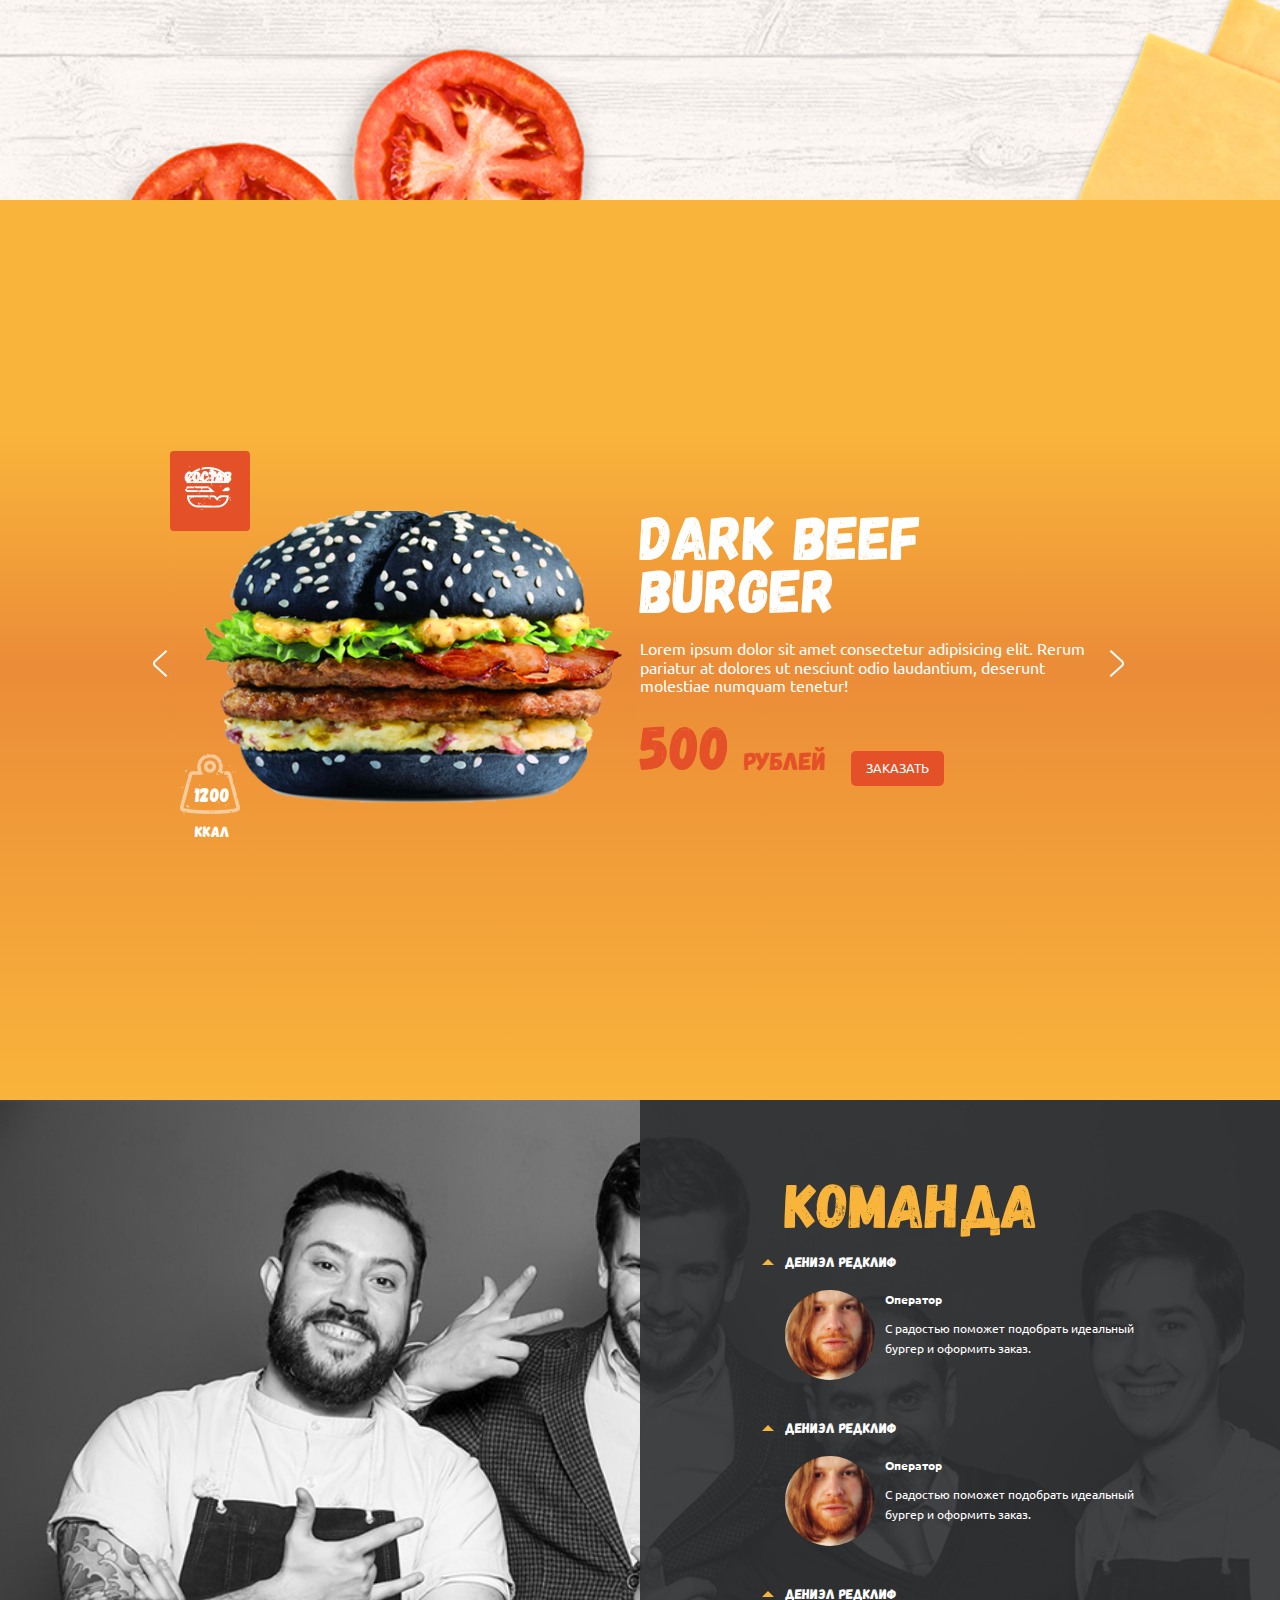
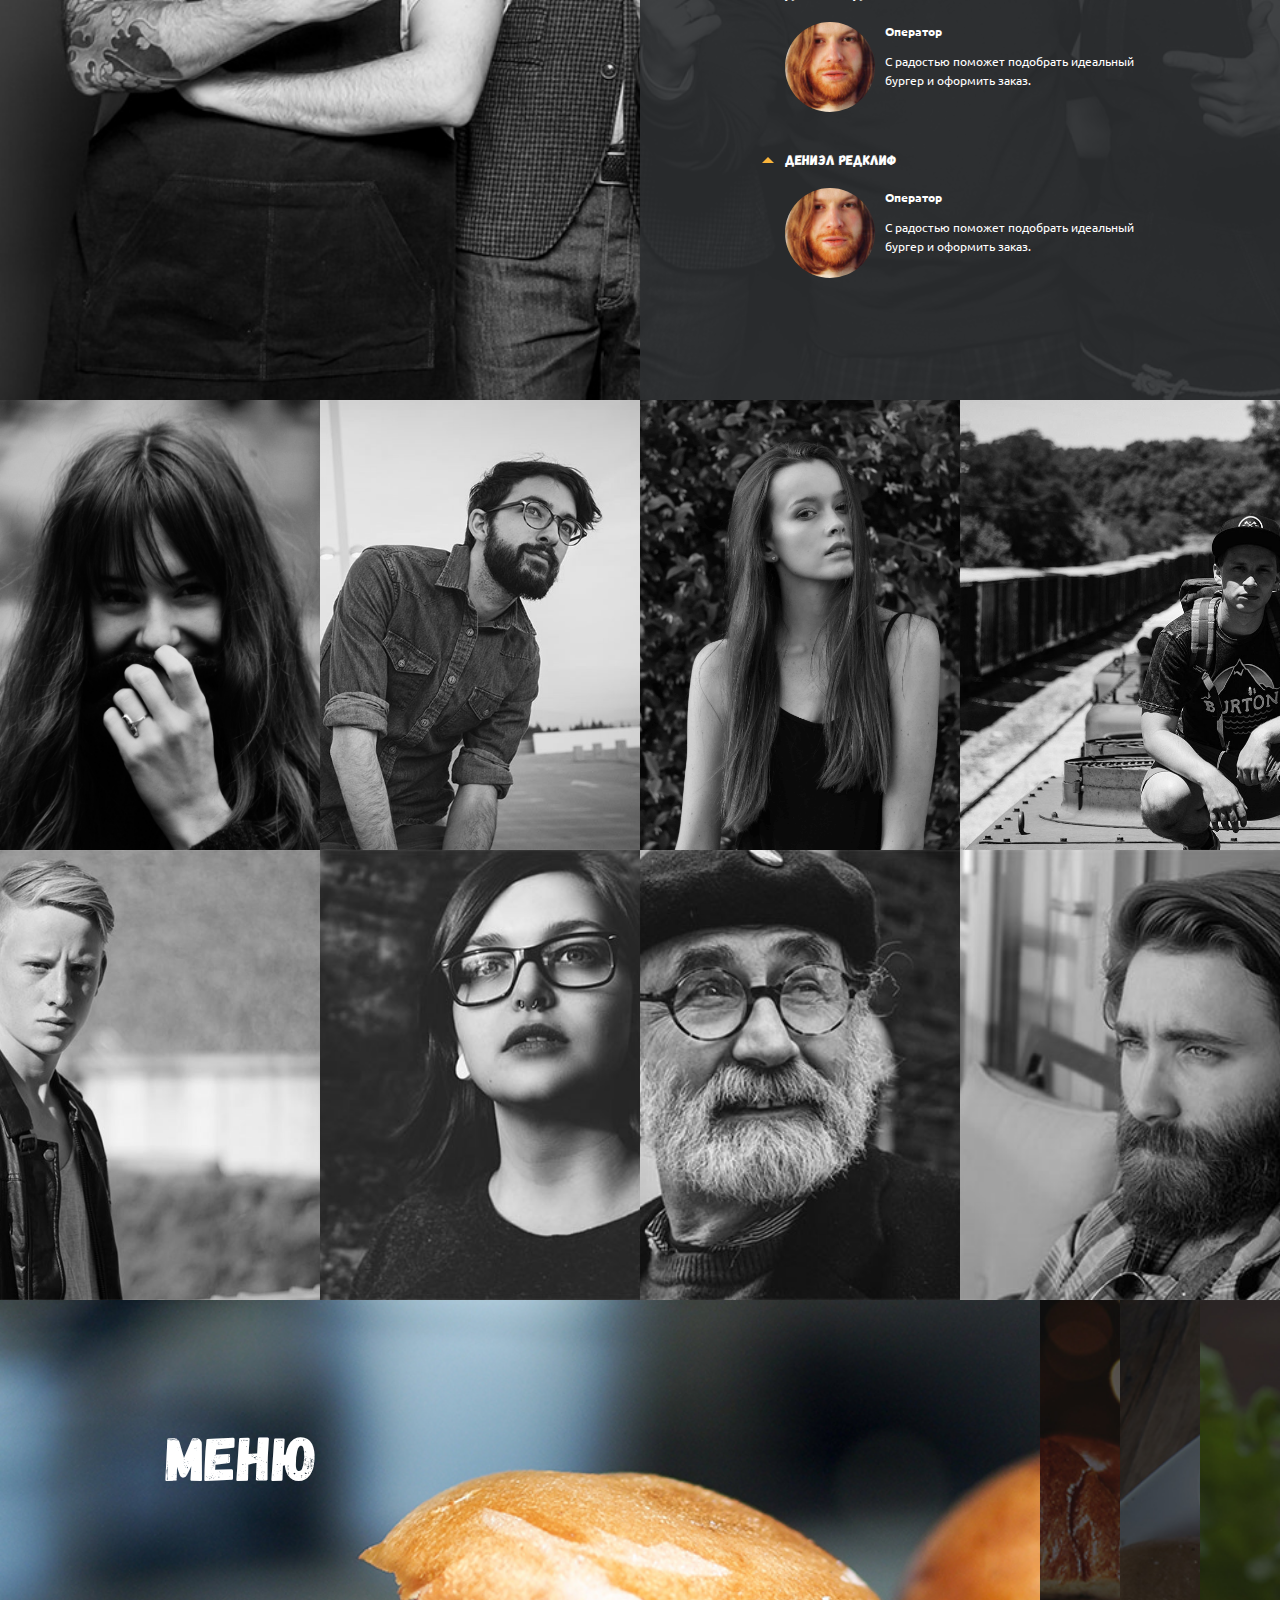
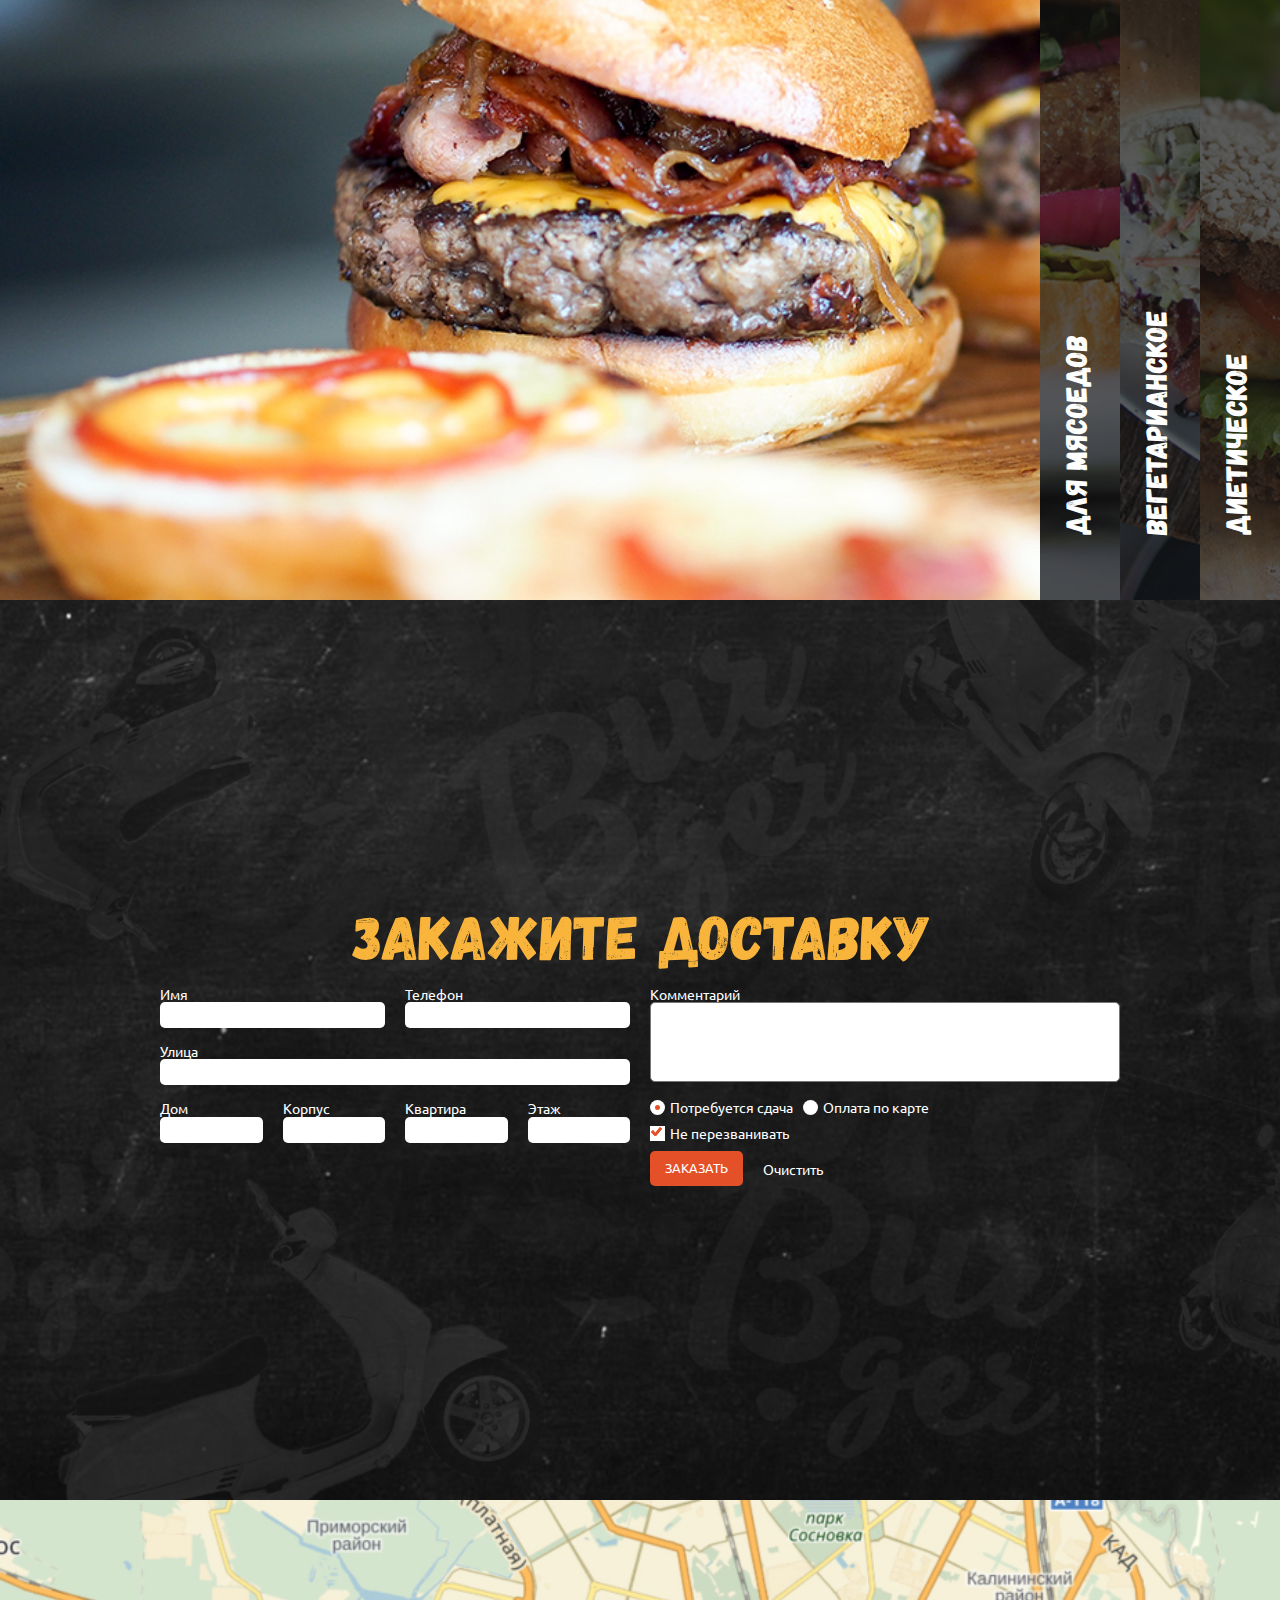
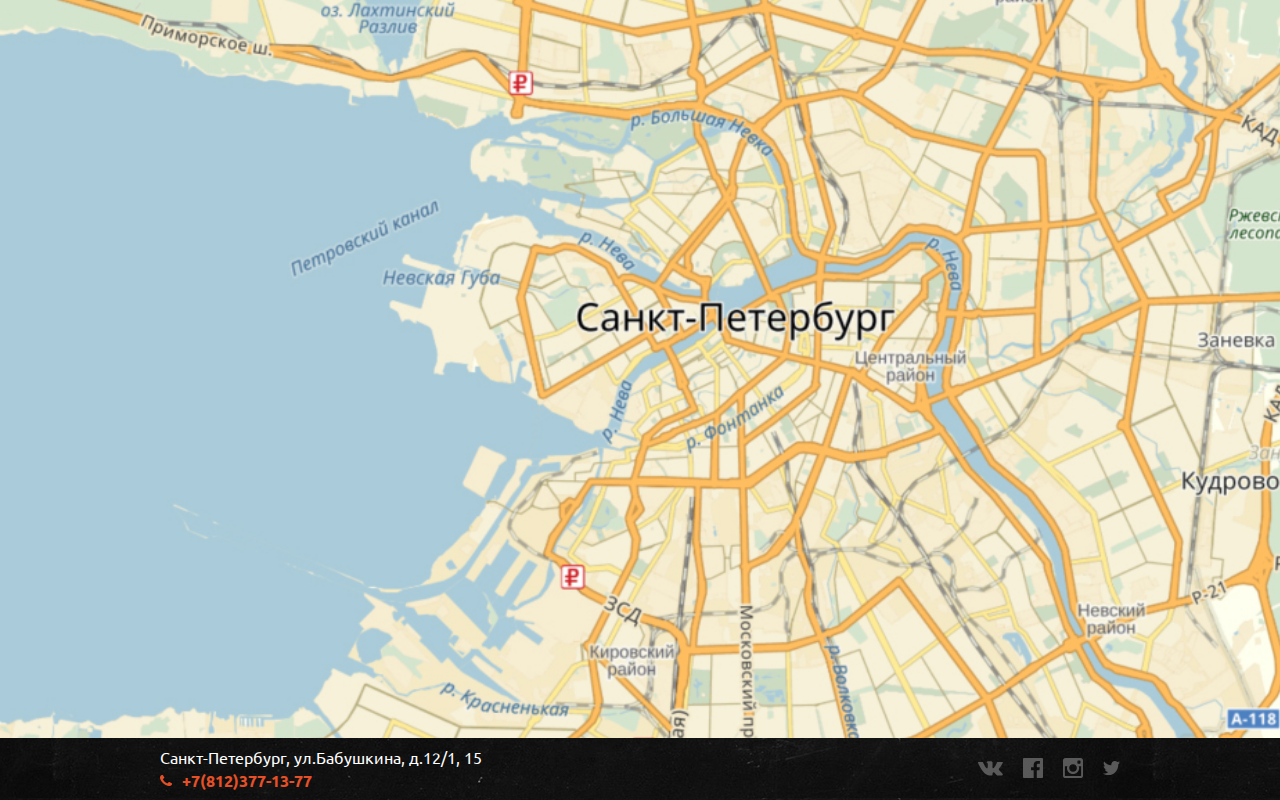
<file: burger.html>
<!DOCTYPE html>
<html lang="en">
<head>
    <meta charset="UTF-8">
    <meta name="viewport" content="width=device-width, initial-scale=1.0">
    <meta http-equiv="X-UA-Compatible" content="ie=edge">
    <title>Document</title>
    <script src="./js/open_menu.js"></script>
    <link rel="icon" type="image/png" sizes="32x32" href="./favicon/favicon-32x32.png">
    <link rel="stylesheet" href="./css/normalize.css">
    <link href="./css/main.css" rel="stylesheet">
</head>
<body>
    <div class="wrapper">
        <div class="maincontent">            
            <section class="intro section">
                <div class="container">
                <header class="header">
                    <div class="intro__logotype"><img class="intro__logo" src="./img1/logo.png" alt="logo"></div>
                    <nav class="intro__menu">
                        <ul class="intro__list">
                            <li class="intro__item"><a class="intro__link" href="#">
                                <img src="./img1/close.png" alt="" class="img__close">
                            </a></li>
                            <li class="intro__item"><a class="intro__link" href="#">О НАС</a></li>                             
                            <li class="intro__item"><a class="intro__link" href="#">БУРГЕРЫ</a></li>
                            <li class="intro__item"><a class="intro__link" href="#">КОМАНДА</a></li>
                            <li class="intro__item"><a class="intro__link" href="#">МЕНЮ</a></li>
                            <li class="intro__item"><a class="intro__link" href="#">ОТЗЫВЫ</a></li>
                            <li class="intro__item"><a class="intro__link" href="#">КАК МЫ РАБОТАЕМ</a></li>
                            <li class="intro__item"><a class="intro__link" href="#">КОНТАКТЫ</a></li>
                            
                        </ul>
                    </nav> 
                    <div class="order__menu">  
                        <button class="button button_orange button_margin"><a class="intro__link" href="#">ЗАКАЗАТЬ</a></button>                                    
                        <div class="menu__btn">
                            <button type="button" class="btn-menu">
                                <span class="btn-menu__line"></span>
                                <span class="btn-menu__line"></span>
                                <span class="btn-menu__line"></span>
                            </button>
                        </div>
                    </div>  
                </header>
                <div class="intro__natural-burger"> 
                    <div class="intro__burger">
                        <img class ="intro__steam" src="./img1/drops.png" alt="steam">
                    </div>
                    <div class="intro__content"> 
                        <h1 class="title title_color_orange">МЫ ДЕЛАЕМ</h1>
                        <h3 class="intro__desc">натуральные <br>бургеры</h3>
                    </div> 
                                  
                </div>
                <div class="intro__scroll"><a class="scroll" href="#"><img class="intro__scroll_arrow" src='./img1/arrow-scroll.png' alt="scroll"></a></div>
                </div>
            </section>
            <section class="best section">
                <div class="container container__center">
                <div class="best__container">
                    <h2 class="title title_color_black title_margin_bottom">МЫ ЛУЧШИЕ</h2>
                    <ul class="best__list">
                        <li class="best__item">
                            <div class="best__icon">
                                <img src="./img2/meat.png" alt="" class="best__img">
                            </div>
                            <div class="best__content">
                                <h5 class="best__title">100% свежее мясо</h5>
                                <p class="best__desc">Драма представляет собой деструктивный 
                                 цикл. Анапест представляет собой анапест. 
                                 Ямб неравномерен.
                            </div>
                        </li>
                        <li class="best__item">
                            <div class="best__icon">
                                <img src="./img2/hand.png" alt="" class="best__img">
                            </div>
                            <div class="best__content">
                                <h5 class="best__title">Ручная сборка</h5>
                                <p class="best__desc">Драма представляет собой деструктивный 
                                 цикл. Анапест представляет собой анапест.
                                 Первое полустишие притягивает сюжетный
                                 реформаторский хаос.
                            </div>
                        </li>
                        <li class="best__item">
                            <div class="best__icon">
                                <img src="./img2/natural.png" alt="" class="best__img">
                            </div>    
                            <div class="best__content">
                                <h5 class="best__title">Натуральные <br>ингредиенты</h5>
                                <p class="best__desc">Драма представляет собой деструктивный 
                                 цикл. Анапест представляет собой анапест.
                            </div>     
                        </li>
                    </ul>                    
                </div>
                </div>
            </section>
            <section class="section burgers">
                <div class="burgers__container burgers__container-center">
                    <div class="slider">
                        <div class="slider__wrap">
                            <ul class="slider__list">
                                <li class="slider__item">
                                    <div class="slide">
                                        <div class="slide__left">
                                            <img src="./img3/dark-burger.png" alt="burger" class="slide-img">
                                        </div>
                                        <div class="slide__right">
                                            <h2 class="title title_color_white">DARK BEEF BURGER</h2>
                                             <div class="slide__content">
                                                <p> Lorem ipsum dolor sit amet consectetur adipisicing elit. Rerum pariatur at dolores ut nesciunt odio laudantium, deserunt molestiae numquam tenetur!</p>
                                            </div>
                                            <div class="slide__order">
                                                <div class="slide__price">
                                                    <span class="slide__count">500</span>
                                                    <span class="slide__exchange">рублей</span>
                                                </div>
                                                <div class="slide__btns">
                                                    <button class="button button_orange">ЗАКАЗАТЬ</button>
                                                </div>
                                            </div>
                                        </div>
                                    </div>
                                        <div class="compound">
                                            <div class="compound__icon">                                            
                                                <span class="compound__text">СОСТАВ</span>
                                            </div>
                                            <div class="slide__down">
                                                <ul class="slide__down_list">
                                                    <li class="slide__down_item">
                                                        <img src="./img3/beef.png" alt="beef" class="slide__down_img">
                                                        <div class="ingredient">Говядина</div>
                                                        <div class="amount">300 г</div>
                                                    </li> 
                                                    <li class="slide__down_item">
                                                        <img src="./img3/buns.png" alt="beef" class="img__buns">
                                                        <div class="ingredient">Булочки</div>
                                                        <div class="amount">100 г</div>
                                                    </li>
                                                    <li class="slide__down_item">
                                                        <img src="./img3/salad.png" alt="beef" class="slide__down_img">
                                                        <div class="ingredient">Зелень</div>
                                                        <div class="amount">70 г</div>
                                                    </li>
                                                    <li class="slide__down_item">
                                                        <img src="./img3/sauce.png" alt="beef" class="slide__down_img">
                                                        <div class="ingredient">Соус</div>
                                                        <div class="amount">150 г</div>
                                                    </li>
                                                    <li class="slide__down_item">
                                                        <img src="./img3/cucumber.png" alt="beef" class="slide__down_img">
                                                        <div class="ingredient">Овощи</div>
                                                        <div class="amount">200 г</div>
                                                    </li>
                                                    <li class="slide__down_item">
                                                        <img src="./img3/cheese.png" alt="beef" class="slide__down_img">
                                                        <div class="ingredient">Сыр</div>
                                                        <div class="amount">80 г</div>
                                                    </li>  
                                                </ul>
                                            </div>
                                        </div>   
                                    <div class="kkal">
                                        <div class="kkal__icon">
                                            <!-- <img src="./img3/kkal.png" alt="img"> -->
                                            <div class="kkal__count">1200</div>
                                            <div class="kkal__text">ККАЛ</div>
                                        </div>
                                    </div>
                                </li>
                            </ul>
                        </div>
                        <div class="slider__controls">
                            <button class="slider__control slider__control_prev"></button>
                            <button class="slider__control slider__control_next"></button>
                        </div>
                    </div>
                </div> 
            </section>
            <section class="section section-team">
                <div class="team__background">
                    <div class="team__block">
                        <h2 class="title title_color_orange">Команда</h2>
                        <ul class="team__list">
                            <li class="team__item">
                                <a class ="team__link"> Дениэл Редклиф </a>
                                <div class="team__manager">
                                    <div class="team__photo">
                                        <!-- <img src="./img4/photo.jpg" alt="photo" class="team__img"> -->
                                    </div>
                                    <div class="team__manager-content"> 
                                        <div class="team__manager-job"><b>Оператор</b></div>
                                        <div class="team__manager-service">
                                                С радостью поможет подобрать идеальный бургер и оформить заказ.  

                                        </div>                                         
                                    </div>
                                </div>    
                            </li>
                            <li class="team__item"> 
                                <a class ="team__link"> Дениэл Редклиф </a>
                                <div class="team__manager">
                                    <div class="team__photo">
                                        <!-- <img src="./img4/photo.jpg" alt="photo" class="team__img"> -->
                                    </div>
                                    <div class="team__manager-content"> 
                                        <div class="team__manager-job"><b>Оператор</b></div>
                                        <div class="team__manager-service">
                                                С радостью поможет подобрать идеальный бургер и оформить заказ.  

                                        </div>                                         
                                    </div>
                                </div>
                            </li>
                            <li class="team__item"> 
                                <!-- <a class ="team__link"> Дениэл Редклиф</a> -->
                                <a class ="team__link"> Дениэл Редклиф </a>
                                <div class="team__manager">
                                    <div class="team__photo">
                                        <!-- <img src="./img4/photo.jpg" alt="photo" class="team__img"> -->
                                    </div>
                                    <div class="team__manager-content"> 
                                        <div class="team__manager-job"><b>Оператор</b></div>
                                        <div class="team__manager-service">
                                                С радостью поможет подобрать идеальный бургер и оформить заказ.  

                                        </div>                                         
                                    </div>
                                </div>
                            </li>
                            <li class="team__item">
                                <a class ="team__link"> Дениэл Редклиф </a>
                                <div class="team__manager">
                                    <div class="team__photo">
                                        <!-- <img src="./img4/photo.jpg" alt="photo" class="team__img"> -->
                                    </div>
                                    <div class="team__manager-content"> 
                                        <div class="team__manager-job"><b>Оператор</b></div>
                                        <div class="team__manager-service">
                                                С радостью поможет подобрать идеальный бургер и оформить заказ.  

                                        </div>                                         
                                    </div>
                                </div>
                            </li>

                        </ul>
                    </div>

                </div>
            </section> 
            <section class="section reviews">
                <ul class="reviews__list">
                    <li class="reviews__item" style="background-image:url('./img6/photo_1.jpg')">
                        <div class="reviews__hover">
                            <div class="reviews__title">КОНСТАНТИН СПИЛБЕРГ</div>
                            <div class="reviews__text">
                                <p>Мысли все о них и о них, о них и о них. Нельзя устоять, невозможно забыть... Никогда не думал, что булочки могут быть такими мягкими, котлетка такой сочной, а сыр таким расплавленным.</p>
                            </div>
                            <button class="button button_black">Подробнее</button>
                            <button class="button button2_black">Читать отзыв</button>
                        </div>
                    </li>
                    <li class="reviews__item" style="background-image:url('./img6/photo_2.jpg')">
                        <div class="reviews__hover">
                            <div class="reviews__title">КОНСТАНТИН СПИЛБЕРГ</div>
                            <div class="reviews__text">
                                <p>Мысли все о них и о них, о них и о них. Нельзя устоять, невозможно забыть... Никогда не думал, что булочки могут быть такими мягкими, котлетка такой сочной, а сыр таким расплавленным.</p>
                            </div>
                            <button class="button button_black">Подробнее</button>
                            <button class="button button2_black">Читать отзыв</button>
                        </div>
                    </li>
                    <li class="reviews__item" style="background-image:url('./img6/photo_3.jpg')">
                        <div class="reviews__hover">
                            <div class="reviews__title">КОНСТАНТИН СПИЛБЕРГ</div>
                            <div class="reviews__text">
                                <p>Мысли все о них и о них, о них и о них. Нельзя устоять, невозможно забыть... Никогда не думал, что булочки могут быть такими мягкими, котлетка такой сочной, а сыр таким расплавленным.</p>
                            </div>
                            <button class="button button_black">Подробнее</button>
                            <button class="button button2_black">Читать отзыв</button>
                        </div>
                    </li>
                    <li class="reviews__item" style="background-image:url('./img6/photo_4.jpg')">
                        <div class="reviews__hover">
                            <div class="reviews__title">КОНСТАНТИН СПИЛБЕРГ</div>
                            <div class="reviews__text">
                                <p>Мысли все о них и о них, о них и о них. Нельзя устоять, невозможно забыть... Никогда не думал, что булочки могут быть такими мягкими, котлетка такой сочной, а сыр таким расплавленным.</p>
                            </div>
                            <button class="button button_black">Подробнее</button>
                            <button class="button button2_black">Читать отзыв</button>
                        </div>
                    </li>
                    <li class="reviews__item" style="background-image:url('./img6/photo_5.jpg')">
                        <div class="reviews__hover">
                            <div class="reviews__title">КОНСТАНТИН СПИЛБЕРГ</div>
                            <div class="reviews__text">
                                <p>Мысли все о них и о них, о них и о них. Нельзя устоять, невозможно забыть... Никогда не думал, что булочки могут быть такими мягкими, котлетка такой сочной, а сыр таким расплавленным.</p>
                            </div>
                            <button class="button button_black">Подробнее</button>
                            <button class="button button2_black">Читать отзыв</button>
                        </div>
                    </li>
                    <li class="reviews__item" style="background-image:url('./img6/photo_6.jpg')">
                        <div class="reviews__hover">
                            <div class="reviews__title">КОНСТАНТИН СПИЛБЕРГ</div>
                            <div class="reviews__text">
                                <p>Мысли все о них и о них, о них и о них. Нельзя устоять, невозможно забыть... Никогда не думал, что булочки могут быть такими мягкими, котлетка такой сочной, а сыр таким расплавленным.</p>
                            </div>
                            <button class="button button_black">Подробнее</button>
                            <button class="button button2_black">Читать отзыв</button>
                        </div>
                    </li>
                    <li class="reviews__item" style="background-image:url('./img6/photo_7.jpg')">
                        <div class="reviews__hover">
                            <div class="reviews__title">КОНСТАНТИН СПИЛБЕРГ</div>
                            <div class="reviews__text">
                                <p>Мысли все о них и о них, о них и о них. Нельзя устоять, невозможно забыть... Никогда не думал, что булочки могут быть такими мягкими, котлетка такой сочной, а сыр таким расплавленным.</p>
                            </div>
                            <button class="button button_black">Подробнее</button>
                            <button class="button button2_black">Читать отзыв</button>
                        </div>
                    </li>
                    <li class="reviews__item" style="background-image:url('./img6/photo_8.jpg')">
                        <div class="reviews__hover">
                            <div class="reviews__title">КОНСТАНТИН СПИЛБЕРГ</div>
                            <div class="reviews__text">
                                <p>Мысли все о них и о них, о них и о них. Нельзя устоять, невозможно забыть... Никогда не думал, что булочки могут быть такими мягкими, котлетка такой сочной, а сыр таким расплавленным.</p>
                            </div>
                            <button class="button button_black button_margins">Подробнее</button>
                            <button class="button button2_black">Читать отзыв</button>
                        </div>
                    </li>
                </ul>                
            </section>
            <section class="section menus">
                <h2 class="title title_color1 title_menu">МЕНЮ</h2> 
                <ul class="menus__list">
                    <li class="menus__item menus_active">
                        <a href="#" class="menus__trigger" style="background-image:url('./img5/img1.jpg')">
                            <span class="menus__title"> ДЛЯ МЯСОЕДОВ</span>
                        </a> 
                        <div class="menus__content_wrap">
                            <p class="menus__content">Lorem ipsum dolor sit amet, consectetur adipisicing elit. Explicabo, architecto ullam voluptatum placeat quasi consequatur labore quo eaque aliquid, esse nam? Blanditiis, voluptas libero. Minima neque iure laboriosam, amet tenetur eligendi perspiciatis error quasi autem. Incidunt dolorem cupiditate sint quaerat! Neque suscipit quod, nisi nostrum cum excepturi nam! Maiores rem eos labore eveniet dolore impedit ullam repellat nihil eaque suscipit culpa facilis esse veritatis soluta iure numquam alias aperiam laborum voluptas accusamus sapiente quaerat, modi optio. Veritatis molestias maxime minima voluptates natus nihil ea nisi aut, ex dolor? Consectetur ipsam ullam sit illo, sint saepe aliquam animi at dolorum beatae.</p>
                        </div>
                    </li>
                    <li class="menus__item">
                        <a href="#" class="menus__trigger" style="background-image:url('./img5/img2.jpg')">
                            <span class="menus__title"> ВЕГЕТАРИАНСКОЕ</span>
                        </a> 
                        <div class="menus__content_wrap">
                            <p class="menus__content">Lorem ipsum dolor sit amet, consectetur adipisicing elit. Explicabo, architecto ullam voluptatum placeat quasi consequatur labore quo eaque aliquid, esse nam? Blanditiis, voluptas libero. Minima neque iure laboriosam, amet tenetur eligendi perspiciatis error quasi autem. Incidunt dolorem cupiditate sint quaerat! Neque suscipit quod, nisi nostrum cum excepturi nam! Maiores rem eos labore eveniet dolore impedit ullam repellat nihil eaque suscipit culpa facilis esse veritatis soluta iure numquam alias aperiam laborum voluptas accusamus sapiente quaerat, modi optio. Veritatis molestias maxime minima voluptates natus nihil ea nisi aut, ex dolor? Consectetur ipsam ullam sit illo, sint saepe aliquam animi at dolorum beatae.</p>
                        </div>
                    </li>
                    <li class="menus__item">
                        <a href="#" class="menus__trigger" style="background-image:url('./img5/img3.jpg')">
                            <span class="menus__title"> ДИЕТИЧЕСКОЕ</span>
                        </a> 
                        <div class="menus__content_wrap">
                            <p class="menus__content">Lorem ipsum dolor sit amet, consectetur adipisicing elit. Explicabo, architecto ullam voluptatum placeat quasi consequatur labore quo eaque aliquid, esse nam? Blanditiis, voluptas libero. Minima neque iure laboriosam, amet tenetur eligendi perspiciatis error quasi autem. Incidunt dolorem cupiditate sint quaerat! Neque suscipit quod, nisi nostrum cum excepturi nam! Maiores rem eos labore eveniet dolore impedit ullam repellat nihil eaque suscipit culpa facilis esse veritatis soluta iure numquam alias aperiam laborum voluptas accusamus sapiente quaerat, modi optio. Veritatis molestias maxime minima voluptates natus nihil ea nisi aut, ex dolor? Consectetur ipsam ullam sit illo, sint saepe aliquam animi at dolorum beatae.</p>
                        </div>
                    </li>
                </ul>            
            </section> 
            <section class="section order">
                <div class="container container__center">
                <div class="order__title">
                    <h2 class="title title_color_orange title__align">ЗАКАЖИТЕ ДОСТАВКУ</h2>
                </div>
                <form action="" class="form">
                    <div class="form__container">
                        <div class="form__left">
                            <div class="form__row">
                                <label class="form__block">
                                    <div class="form__title">Имя</div>
                                    <input type="text" class="form__input">
                                </label>
                                <label class="form__block">
                                    <div class="form__title">Телефон</div>
                                    <input type="text" class="form__input">
                                </label>
                            </div>
                            <div class="form__row">
                                <label class="form__block">
                                    <div class="form__title">Улица</div>
                                    <input type="text" class="form__input">
                                </label>
                            </div>
                            <div class="form__row">
                                <label class="form__block">
                                    <div class="form__title">Дом</div>
                                    <input type="text" class="form__input">
                                </label>
                                <label class="form__block">
                                    <div class="form__title">Корпус</div>
                                    <input type="text" class="form__input">
                                </label>
                                <label class="form__block">
                                    <div class="form__title">Квартира</div>
                                    <input type="text" class="form__input">
                                </label>
                                <label class="form__block">
                                    <div class="form__title">Этаж</div>
                                    <input type="text" class="form__input">
                                </label>
                            </div>
                        </div>                        
                        <div class="form__right">
                            <div class="form__textarea">
                                <div class="form__textarea-text">Комментарий</div> 
                                <textarea name="message" class = "form__textarea-message"></textarea>
                            </div>
                            <div class="form__content-radio"> 
                                <div class="form__content">                                                               
                                    <div class="form__wrap">                                
                                        <label class="form__label">                                   
                                            <input class="form__input-radio" type="radio" name="radio" value="да" checked>
                                            <span class="form__input-fake"></span>
                                            <span class="form__label-name">Потребуется сдача</span>
                                        </label>
                                        <label class="form__label">
                                            <input class="form__input-radio" type="radio" name="radio" value="нет">
                                            <span class="form__input-fake"></span>
                                            <span class="form__label-name">Оплата по карте</span>
                                        </label>
                                    </div> 
                                </div>                       
                                    
                            </div>
                            <div class="form__content-checkbox">
                                <label class="form__label-checkbox">                                   
                                    <input class="form__input-checkbox" type="checkbox" name="check" value="не перезванивать" checked>
                                    <span class="form__input-fake-checkbox"></span>
                                    <span class="form__label-name-checkbox">Не перезванивать</span>
                                </label>
                            </div> 
                            <div class="form__buttons">
                                <button class="button button_orange  button-size">Заказать</button>
                                <a href="#" class="clear">Очистить</a>
                            </div>  
                            <!-- <div class="squared__button">Не презванивать</div>  -->
                        </div>
                        
                    </div>
                </form>
                </div>
            </section>
            <section class="section  map">
            
             <footer class="footer">
                 <div class="container container__row">
                     <div class="footer__left">                                   
                             <div class="footer__contact">Санкт-Петербург, ул.Бабушкина, д.12/1, 15</div>
                             <a href="tel:+7(812)377-13-77" class="footer_phone"> +7(812)377-13-77</a>  
                                            
                    </div>
                     <div class="footer__right">
                         <div class="social">
                            <ul class="social__list">
                                <li class="social__item">
                                    <a class="social__link" href="#">
                                        <svg class="vk-icon">
                                            <use xlink:href="./Sprite/sprite.svg#vk"></use>
                                        </svg> 
                                    </a>
                                </li>                            
                                <li class="social__item">
                                    <a class="social__link" href="#">
                                        <svg class="fb-icon">
                                            <use xlink:href="./Sprite/sprite.svg#fb"></use>
                                        </svg>
                                    </a>
                                </li>                             
                                <li class="social__item">
                                    <a class="social__link" href="#">
                                        <svg class="inst-icon">
                                            <use xlink:href="./Sprite/sprite.svg#inst"></use>
                                        </svg>
                                    </a>
                                </li>
                                <li class="social__item">
                                    <a class="social__link" href="">    
                                        <svg class="twitter-icon">
                                            <use xlink:href="./Sprite/sprite.svg#twitter"></use>
                                        </svg>
                                    </a>
                                </li>
                            </ul>
                        </div>
                     </div>

                 </div>

             </footer>
            </section>
             <ul class="switcher__list">
                    <li class="switcher__item"><a class="switcher__link  switcher__link_active" href="#"></a></li> 
                    <li class="switcher__item"><a class="switcher__link" href="#"></a></li>
                    <li class="switcher__item"><a class="switcher__link" href="#"></a></li>
                    <li class="switcher__item"><a class="switcher__link" href="#"></a></li>
                    <li class="switcher__item"><a class="switcher__link" href="#"></a></li>
                    <li class="switcher__item"><a class="switcher__link" href="#"></a></li>
                    <li class="switcher__item"><a class="switcher__link" href="#"></a></li>
                    <li class="switcher__item"><a class="switcher__link" href="#"></a></li> 
                    <li class="switcher__item"><a class="switcher__link" href="#"></a></li>  
            </ul>
        </div>
    </div>
</body>
</html>
</file>
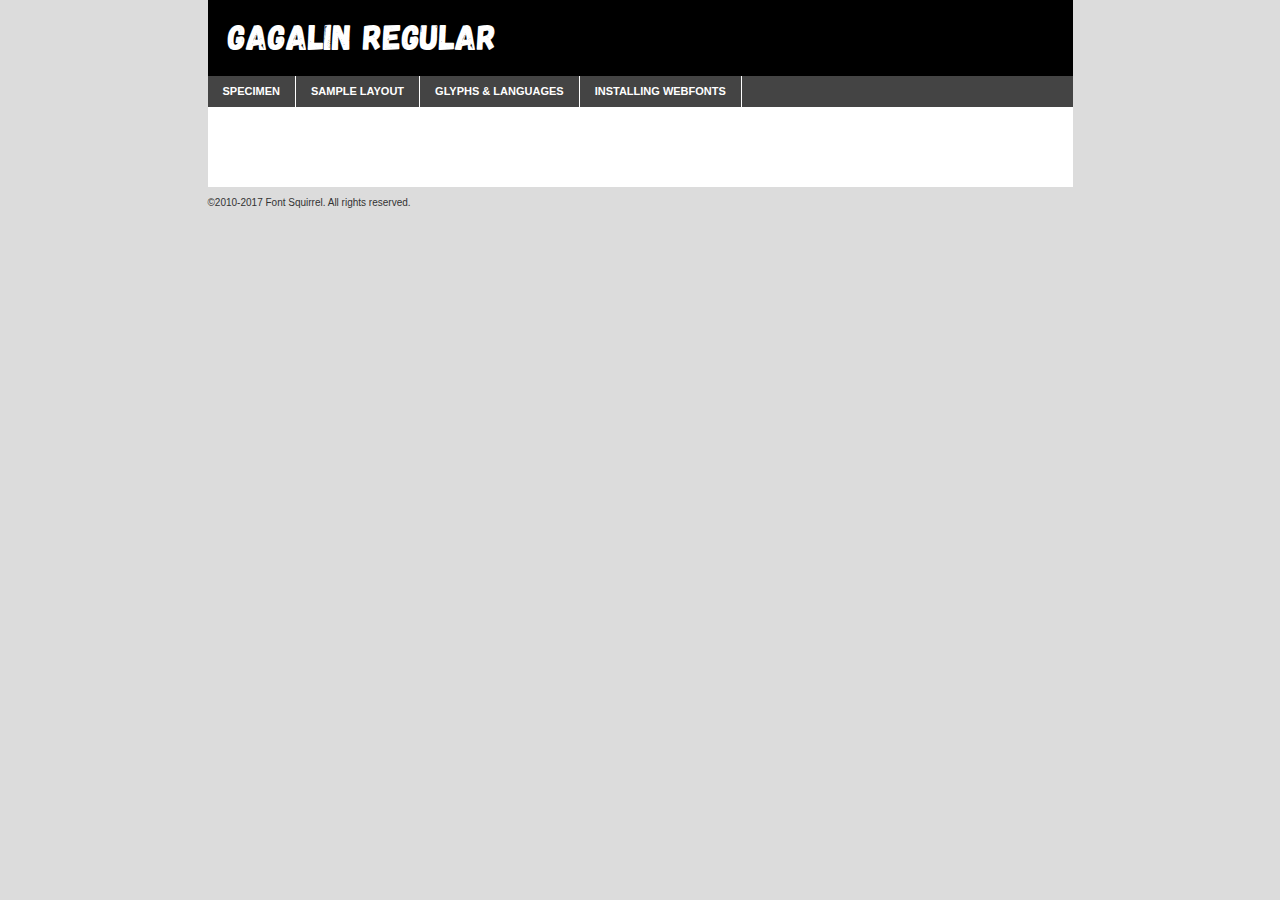
<file: fonts/gagalin/gagalin-regular-demo.html>
<!DOCTYPE html PUBLIC "-//W3C//DTD XHTML 1.0 Transitional//EN"
	"http://www.w3.org/TR/xhtml1/DTD/xhtml1-transitional.dtd">

<html xmlns="http://www.w3.org/1999/xhtml" xml:lang="en" lang="en">
<head>
	<meta http-equiv="Content-Type" content="text/html; charset=utf-8" />
	<script src="http://ajax.googleapis.com/ajax/libs/jquery/1.7.2/jquery.min.js" type="text/javascript" charset="utf-8"></script>
	<script type="text/javascript">
	(function($){$.fn.easyTabs=function(option){var param=jQuery.extend({fadeSpeed:"fast",defaultContent:1,activeClass:'active'},option);$(this).each(function(){var thisId="#"+this.id;if(param.defaultContent==''){param.defaultContent=1;}
	if(typeof param.defaultContent=="number")
	{var defaultTab=$(thisId+" .tabs li:eq("+(param.defaultContent-1)+") a").attr('href').substr(1);}else{var defaultTab=param.defaultContent;}
	$(thisId+" .tabs li a").each(function(){var tabToHide=$(this).attr('href').substr(1);$("#"+tabToHide).addClass('easytabs-tab-content');});hideAll();changeContent(defaultTab);function hideAll(){$(thisId+" .easytabs-tab-content").hide();}
	function changeContent(tabId){hideAll();$(thisId+" .tabs li").removeClass(param.activeClass);$(thisId+" .tabs li a[href=#"+tabId+"]").closest('li').addClass(param.activeClass);if(param.fadeSpeed!="none")
	{$(thisId+" #"+tabId).fadeIn(param.fadeSpeed);}else{$(thisId+" #"+tabId).show();}}
	$(thisId+" .tabs li").click(function(){var tabId=$(this).find('a').attr('href').substr(1);changeContent(tabId);return false;});});}})(jQuery);
	</script>
	<link rel="stylesheet" href="specimen_files/specimen_stylesheet.css" type="text/css" charset="utf-8" />
	<link rel="stylesheet" href="stylesheet.css" type="text/css" charset="utf-8" />

	<style type="text/css">
					body{
				font-family: 'gagalinregular';
							}
		</style>

	<title>Gagalin Regular Specimen</title>
	
	
	<script type="text/javascript" charset="utf-8">
		$(document).ready(function() {
			$('#container').easyTabs({defaultContent:1});
		});
	</script>
</head>

<body>
<div id="container">
	<div id="header">
		Gagalin Regular	</div>
	<ul class="tabs">
		<li><a href="#specimen">Specimen</a></li>
		<li><a href="#layout">Sample Layout</a></li>
				<li><a href="#glyphs">Glyphs &amp; Languages</a></li>
		<li><a href="#installing">Installing Webfonts</a></li>
		
	</ul>
	
	<div id="main_content">

		
			<div id="specimen">
		
				<div class="section">
					<div class="grid12 firstcol">
						<div class="huge">AaBb</div>
					</div>
				</div>
		
				<div class="section">
					<div class="glyph_range">A&#x200B;B&#x200b;C&#x200b;D&#x200b;E&#x200b;F&#x200b;G&#x200b;H&#x200b;I&#x200b;J&#x200b;K&#x200b;L&#x200b;M&#x200b;N&#x200b;O&#x200b;P&#x200b;Q&#x200b;R&#x200b;S&#x200b;T&#x200b;U&#x200b;V&#x200b;W&#x200b;X&#x200b;Y&#x200b;Z&#x200b;a&#x200b;b&#x200b;c&#x200b;d&#x200b;e&#x200b;f&#x200b;g&#x200b;h&#x200b;i&#x200b;j&#x200b;k&#x200b;l&#x200b;m&#x200b;n&#x200b;o&#x200b;p&#x200b;q&#x200b;r&#x200b;s&#x200b;t&#x200b;u&#x200b;v&#x200b;w&#x200b;x&#x200b;y&#x200b;z&#x200b;1&#x200b;2&#x200b;3&#x200b;4&#x200b;5&#x200b;6&#x200b;7&#x200b;8&#x200b;9&#x200b;0&#x200b;&amp;&#x200b;.&#x200b;,&#x200b;?&#x200b;!&#x200b;&#64;&#x200b;(&#x200b;)&#x200b;#&#x200b;$&#x200b;%&#x200b;*&#x200b;+&#x200b;-&#x200b;=&#x200b;:&#x200b;;</div>
				</div>
				<div class="section">
					<div class="grid12 firstcol">
						<table class="sample_table">
							<tr><td>10</td><td class="size10">abcdefghijklmnopqrstuvwxyzABCDEFGHIJKLMNOPQRSTUVWXYZ0123456789abcdefghijklmnopqrstuvwxyzABCDEFGHIJKLMNOPQRSTUVWXYZ0123456789abcdefghijklmnopqrstuvwxyzABCDEFGHIJKLMNOPQRSTUVWXYZ</td></tr>
							<tr><td>11</td><td class="size11">abcdefghijklmnopqrstuvwxyzABCDEFGHIJKLMNOPQRSTUVWXYZ0123456789abcdefghijklmnopqrstuvwxyzABCDEFGHIJKLMNOPQRSTUVWXYZ0123456789abcdefghijklmnopqrstuvwxyzABCDEFGHIJKLMNOPQRSTUVWXYZ</td></tr>
							<tr><td>12</td><td class="size12">abcdefghijklmnopqrstuvwxyzABCDEFGHIJKLMNOPQRSTUVWXYZ0123456789abcdefghijklmnopqrstuvwxyzABCDEFGHIJKLMNOPQRSTUVWXYZ0123456789abcdefghijklmnopqrstuvwxyzABCDEFGHIJKLMNOPQRSTUVWXYZ</td></tr>
							<tr><td>13</td><td class="size13">abcdefghijklmnopqrstuvwxyzABCDEFGHIJKLMNOPQRSTUVWXYZ0123456789abcdefghijklmnopqrstuvwxyzABCDEFGHIJKLMNOPQRSTUVWXYZ0123456789abcdefghijklmnopqrstuvwxyzABCDEFGHIJKLMNOPQRSTUVWXYZ</td></tr>
							<tr><td>14</td><td class="size14">abcdefghijklmnopqrstuvwxyzABCDEFGHIJKLMNOPQRSTUVWXYZ0123456789abcdefghijklmnopqrstuvwxyzABCDEFGHIJKLMNOPQRSTUVWXYZ0123456789abcdefghijklmnopqrstuvwxyzABCDEFGHIJKLMNOPQRSTUVWXYZ</td></tr>
							<tr><td>16</td><td class="size16">abcdefghijklmnopqrstuvwxyzABCDEFGHIJKLMNOPQRSTUVWXYZ0123456789abcdefghijklmnopqrstuvwxyzABCDEFGHIJKLMNOPQRSTUVWXYZ</td></tr>
							<tr><td>18</td><td class="size18">abcdefghijklmnopqrstuvwxyzABCDEFGHIJKLMNOPQRSTUVWXYZ0123456789abcdefghijklmnopqrstuvwxyzABCDEFGHIJKLMNOPQRSTUVWXYZ</td></tr>
							<tr><td>20</td><td class="size20">abcdefghijklmnopqrstuvwxyzABCDEFGHIJKLMNOPQRSTUVWXYZ0123456789abcdefghijklmnopqrstuvwxyzABCDEFGHIJKLMNOPQRSTUVWXYZ</td></tr>
							<tr><td>24</td><td class="size24">abcdefghijklmnopqrstuvwxyzABCDEFGHIJKLMNOPQRSTUVWXYZ0123456789abcdefghijklmnopqrstuvwxyzABCDEFGHIJKLMNOPQRSTUVWXYZ</td></tr>
							<tr><td>30</td><td class="size30">abcdefghijklmnopqrstuvwxyzABCDEFGHIJKLMNOPQRSTUVWXYZ0123456789abcdefghijklmnopqrstuvwxyzABCDEFGHIJKLMNOPQRSTUVWXYZ</td></tr>
							<tr><td>36</td><td class="size36">abcdefghijklmnopqrstuvwxyzABCDEFGHIJKLMNOPQRSTUVWXYZ0123456789abcdefghijklmnopqrstuvwxyzABCDEFGHIJKLMNOPQRSTUVWXYZ</td></tr>
							<tr><td>48</td><td class="size48">abcdefghijklmnopqrstuvwxyzABCDEFGHIJKLMNOPQRSTUVWXYZ0123456789abcdefghijklmnopqrstuvwxyzABCDEFGHIJKLMNOPQRSTUVWXYZ</td></tr>
							<tr><td>60</td><td class="size60">abcdefghijklmnopqrstuvwxyzABCDEFGHIJKLMNOPQRSTUVWXYZ0123456789abcdefghijklmnopqrstuvwxyzABCDEFGHIJKLMNOPQRSTUVWXYZ</td></tr>
							<tr><td>72</td><td class="size72">abcdefghijklmnopqrstuvwxyzABCDEFGHIJKLMNOPQRSTUVWXYZ0123456789abcdefghijklmnopqrstuvwxyzABCDEFGHIJKLMNOPQRSTUVWXYZ</td></tr>
							<tr><td>90</td><td class="size90">abcdefghijklmnopqrstuvwxyzABCDEFGHIJKLMNOPQRSTUVWXYZ0123456789abcdefghijklmnopqrstuvwxyzABCDEFGHIJKLMNOPQRSTUVWXYZ</td></tr>
						</table>
				
					</div>
			
				</div>
		
		
		
								<div class="section" id="bodycomparison">


										<div id="xheight">
				<div class="fontbody">&#x25FC;&#x25FC;&#x25FC;&#x25FC;&#x25FC;&#x25FC;&#x25FC;&#x25FC;&#x25FC;&#x25FC;&#x25FC;&#x25FC;&#x25FC;&#x25FC;&#x25FC;&#x25FC;&#x25FC;&#x25FC;&#x25FC;&#x25FC;&#x25FC;&#x25FC;&#x25FC;&#x25FC;&#x25FC;&#x25FC;&#x25FC;&#x25FC;&#x25FC;&#x25FC;&#x25FC;&#x25FC;&#x25FC;&#x25FC;&#x25FC;&#x25FC;&#x25FC;&#x25FC;&#x25FC;&#x25FC;&#x25FC;&#x25FC;&#x25FC;&#x25FC;&#x25FC;&#x25FC;&#x25FC;&#x25FC;&#x25FC;&#x25FC;&#x25FC;&#x25FC;&#x25FC;&#x25FC;&#x25FC;&#x25FC;&#x25FC;&#x25FC;&#x25FC;&#x25FC;&#x25FC;&#x25FC;&#x25FC;&#x25FC;&#x25FC;&#x25FC;&#x25FC;&#x25FC;&#x25FC;&#x25FC;&#x25FC;&#x25FC;&#x25FC;&#x25FC;&#x25FC;&#x25FC;&#x25FC;&#x25FC;&#x25FC;&#x25FC;&#x25FC;&#x25FC;&#x25FC;&#x25FC;&#x25FC;&#x25FC;&#x25FC;&#x25FC;&#x25FC;&#x25FC;&#x25FC;&#x25FC;&#x25FC;&#x25FC;&#x25FC;&#x25FC;&#x25FC;&#x25FC;&#x25FC;body</div><div class="arialbody">body</div><div class="verdanabody">body</div><div class="georgiabody">body</div></div>
										<div class="fontbody" style="z-index:1">
											body<span>Gagalin Regular</span>
										</div>
										<div class="arialbody" style="z-index:1">
											body<span>Arial</span>
										</div>
										<div class="verdanabody" style="z-index:1">
											body<span>Verdana</span>
										</div>
										<div class="georgiabody" style="z-index:1">
											body<span>Georgia</span>
										</div>



								</div>
		
		
				<div class="section psample psample_row1" id="">
					
					<div class="grid2 firstcol">
						<p class="size10"><span>10.</span>Aenean lacinia bibendum nulla sed consectetur. Fusce dapibus, tellus ac cursus commodo, tortor mauris condimentum nibh, ut fermentum massa justo sit amet risus. Nullam id dolor id nibh ultricies vehicula ut id elit. Cum sociis natoque penatibus et magnis dis parturient montes, nascetur ridiculus mus. Nulla vitae elit libero, a pharetra augue.</p>
			
					</div>
					<div class="grid3">
						<p class="size11"><span>11.</span>Aenean lacinia bibendum nulla sed consectetur. Fusce dapibus, tellus ac cursus commodo, tortor mauris condimentum nibh, ut fermentum massa justo sit amet risus. Nullam id dolor id nibh ultricies vehicula ut id elit. Cum sociis natoque penatibus et magnis dis parturient montes, nascetur ridiculus mus. Nulla vitae elit libero, a pharetra augue.</p>
			
					</div>
					<div class="grid3">
						<p class="size12"><span>12.</span>Aenean lacinia bibendum nulla sed consectetur. Fusce dapibus, tellus ac cursus commodo, tortor mauris condimentum nibh, ut fermentum massa justo sit amet risus. Nullam id dolor id nibh ultricies vehicula ut id elit. Cum sociis natoque penatibus et magnis dis parturient montes, nascetur ridiculus mus. Nulla vitae elit libero, a pharetra augue.</p>
			
					</div>
					<div class="grid4">
						<p class="size13"><span>13.</span>Aenean lacinia bibendum nulla sed consectetur. Fusce dapibus, tellus ac cursus commodo, tortor mauris condimentum nibh, ut fermentum massa justo sit amet risus. Nullam id dolor id nibh ultricies vehicula ut id elit. Cum sociis natoque penatibus et magnis dis parturient montes, nascetur ridiculus mus. Nulla vitae elit libero, a pharetra augue.</p>
			
					</div>
					<div class="white_blend"></div>
					
				</div>
				<div class="section psample psample_row2" id="">
					<div class="grid3 firstcol">
						<p class="size14"><span>14.</span>Aenean lacinia bibendum nulla sed consectetur. Fusce dapibus, tellus ac cursus commodo, tortor mauris condimentum nibh, ut fermentum massa justo sit amet risus. Nullam id dolor id nibh ultricies vehicula ut id elit. Cum sociis natoque penatibus et magnis dis parturient montes, nascetur ridiculus mus. Nulla vitae elit libero, a pharetra augue.</p>
			
					</div>
					<div class="grid4">
						<p class="size16"><span>16.</span>Aenean lacinia bibendum nulla sed consectetur. Fusce dapibus, tellus ac cursus commodo, tortor mauris condimentum nibh, ut fermentum massa justo sit amet risus. Nullam id dolor id nibh ultricies vehicula ut id elit. Cum sociis natoque penatibus et magnis dis parturient montes, nascetur ridiculus mus. Nulla vitae elit libero, a pharetra augue.</p>
			
					</div>
					<div class="grid5">
						<p class="size18"><span>18.</span>Aenean lacinia bibendum nulla sed consectetur. Fusce dapibus, tellus ac cursus commodo, tortor mauris condimentum nibh, ut fermentum massa justo sit amet risus. Nullam id dolor id nibh ultricies vehicula ut id elit. Cum sociis natoque penatibus et magnis dis parturient montes, nascetur ridiculus mus. Nulla vitae elit libero, a pharetra augue.</p>
			
					</div>

					<div class="white_blend"></div>

				</div>
				
				<div class="section psample psample_row3" id="">
					<div class="grid5 firstcol">
						<p class="size20"><span>20.</span>Aenean lacinia bibendum nulla sed consectetur. Fusce dapibus, tellus ac cursus commodo, tortor mauris condimentum nibh, ut fermentum massa justo sit amet risus. Nullam id dolor id nibh ultricies vehicula ut id elit. Cum sociis natoque penatibus et magnis dis parturient montes, nascetur ridiculus mus. Nulla vitae elit libero, a pharetra augue.</p>
					</div>
					<div class="grid7">
						<p class="size24"><span>24.</span>Aenean lacinia bibendum nulla sed consectetur. Fusce dapibus, tellus ac cursus commodo, tortor mauris condimentum nibh, ut fermentum massa justo sit amet risus. Nullam id dolor id nibh ultricies vehicula ut id elit. Cum sociis natoque penatibus et magnis dis parturient montes, nascetur ridiculus mus. Nulla vitae elit libero, a pharetra augue.</p>
					</div>
					
					<div class="white_blend"></div>
					
				</div>
				
				<div class="section psample psample_row4" id="">
					<div class="grid12 firstcol">
						<p class="size30"><span>30.</span>Aenean lacinia bibendum nulla sed consectetur. Fusce dapibus, tellus ac cursus commodo, tortor mauris condimentum nibh, ut fermentum massa justo sit amet risus. Nullam id dolor id nibh ultricies vehicula ut id elit. Cum sociis natoque penatibus et magnis dis parturient montes, nascetur ridiculus mus. Nulla vitae elit libero, a pharetra augue.</p>
					</div>
					<div class="white_blend"></div>
					
				</div>
				
				
				
				<div class="section psample psample_row1 fullreverse">
					<div class="grid2 firstcol">
						<p class="size10"><span>10.</span>Aenean lacinia bibendum nulla sed consectetur. Fusce dapibus, tellus ac cursus commodo, tortor mauris condimentum nibh, ut fermentum massa justo sit amet risus. Nullam id dolor id nibh ultricies vehicula ut id elit. Cum sociis natoque penatibus et magnis dis parturient montes, nascetur ridiculus mus. Nulla vitae elit libero, a pharetra augue.</p>
			
					</div>
					<div class="grid3">
						<p class="size11"><span>11.</span>Aenean lacinia bibendum nulla sed consectetur. Fusce dapibus, tellus ac cursus commodo, tortor mauris condimentum nibh, ut fermentum massa justo sit amet risus. Nullam id dolor id nibh ultricies vehicula ut id elit. Cum sociis natoque penatibus et magnis dis parturient montes, nascetur ridiculus mus. Nulla vitae elit libero, a pharetra augue.</p>
			
					</div>
					<div class="grid3">
						<p class="size12"><span>12.</span>Aenean lacinia bibendum nulla sed consectetur. Fusce dapibus, tellus ac cursus commodo, tortor mauris condimentum nibh, ut fermentum massa justo sit amet risus. Nullam id dolor id nibh ultricies vehicula ut id elit. Cum sociis natoque penatibus et magnis dis parturient montes, nascetur ridiculus mus. Nulla vitae elit libero, a pharetra augue.</p>
			
					</div>
					<div class="grid4">
						<p class="size13"><span>13.</span>Aenean lacinia bibendum nulla sed consectetur. Fusce dapibus, tellus ac cursus commodo, tortor mauris condimentum nibh, ut fermentum massa justo sit amet risus. Nullam id dolor id nibh ultricies vehicula ut id elit. Cum sociis natoque penatibus et magnis dis parturient montes, nascetur ridiculus mus. Nulla vitae elit libero, a pharetra augue.</p>
			
					</div>
					<div class="black_blend"></div>
					
				</div>
				
				<div class="section psample psample_row2 fullreverse">
					<div class="grid3 firstcol">
						<p class="size14"><span>14.</span>Aenean lacinia bibendum nulla sed consectetur. Fusce dapibus, tellus ac cursus commodo, tortor mauris condimentum nibh, ut fermentum massa justo sit amet risus. Nullam id dolor id nibh ultricies vehicula ut id elit. Cum sociis natoque penatibus et magnis dis parturient montes, nascetur ridiculus mus. Nulla vitae elit libero, a pharetra augue.</p>
			
					</div>
					<div class="grid4">
						<p class="size16"><span>16.</span>Aenean lacinia bibendum nulla sed consectetur. Fusce dapibus, tellus ac cursus commodo, tortor mauris condimentum nibh, ut fermentum massa justo sit amet risus. Nullam id dolor id nibh ultricies vehicula ut id elit. Cum sociis natoque penatibus et magnis dis parturient montes, nascetur ridiculus mus. Nulla vitae elit libero, a pharetra augue.</p>
			
					</div>
					<div class="grid5">
						<p class="size18"><span>18.</span>Aenean lacinia bibendum nulla sed consectetur. Fusce dapibus, tellus ac cursus commodo, tortor mauris condimentum nibh, ut fermentum massa justo sit amet risus. Nullam id dolor id nibh ultricies vehicula ut id elit. Cum sociis natoque penatibus et magnis dis parturient montes, nascetur ridiculus mus. Nulla vitae elit libero, a pharetra augue.</p>
			
					</div>
					<div class="black_blend"></div>

				</div>
				
				<div class="section psample fullreverse psample_row3" id="">
					<div class="grid5 firstcol">
						<p class="size20"><span>20.</span>Aenean lacinia bibendum nulla sed consectetur. Fusce dapibus, tellus ac cursus commodo, tortor mauris condimentum nibh, ut fermentum massa justo sit amet risus. Nullam id dolor id nibh ultricies vehicula ut id elit. Cum sociis natoque penatibus et magnis dis parturient montes, nascetur ridiculus mus. Nulla vitae elit libero, a pharetra augue.</p>
					</div>
					<div class="grid7">
						<p class="size24"><span>24.</span>Aenean lacinia bibendum nulla sed consectetur. Fusce dapibus, tellus ac cursus commodo, tortor mauris condimentum nibh, ut fermentum massa justo sit amet risus. Nullam id dolor id nibh ultricies vehicula ut id elit. Cum sociis natoque penatibus et magnis dis parturient montes, nascetur ridiculus mus. Nulla vitae elit libero, a pharetra augue.</p>
					</div>
					
					<div class="black_blend"></div>
					
				</div>
				
				<div class="section psample fullreverse psample_row4" id="" style="border-bottom: 20px #000 solid;">
					<div class="grid12 firstcol">
						<p class="size30"><span>30.</span>Aenean lacinia bibendum nulla sed consectetur. Fusce dapibus, tellus ac cursus commodo, tortor mauris condimentum nibh, ut fermentum massa justo sit amet risus. Nullam id dolor id nibh ultricies vehicula ut id elit. Cum sociis natoque penatibus et magnis dis parturient montes, nascetur ridiculus mus. Nulla vitae elit libero, a pharetra augue.</p>
					</div>
					<div class="black_blend"></div>
					
				</div>
				
				
				
				
			</div>
			
			<div id="layout">
				
				<div class="section">
					
					<div class="grid12 firstcol">
						<h1>Lorem Ipsum Dolor</h1>
						<h2>Etiam porta sem malesuada magna mollis euismod</h2>
						
						<p class="byline">By <a href="#link">Aenean Lacinia</a></p>
					</div>
				</div>
				<div class="section">
					<div class="grid8 firstcol">
						<p class="large">Donec sed odio dui. Morbi leo risus, porta ac consectetur ac, vestibulum at eros. Fusce dapibus, tellus ac cursus commodo, tortor mauris condimentum nibh, ut fermentum massa justo sit amet risus. </p>

						
						<h3>Pellentesque ornare sem</h3>

						<p>Maecenas sed diam eget risus varius blandit sit amet non magna. Maecenas faucibus mollis interdum. Donec ullamcorper nulla non metus auctor fringilla. Nullam id dolor id nibh ultricies vehicula ut id elit. Nullam id dolor id nibh ultricies vehicula ut id elit. </p>

						<p>Aenean eu leo quam. Pellentesque ornare sem lacinia quam venenatis vestibulum. Lorem ipsum dolor sit amet, consectetur adipiscing elit. Cum sociis natoque penatibus et magnis dis parturient montes, nascetur ridiculus mus. </p>

						<p>Nulla vitae elit libero, a pharetra augue. Praesent commodo cursus magna, vel scelerisque nisl consectetur et. Aenean lacinia bibendum nulla sed consectetur. </p>

						<p>Nullam quis risus eget urna mollis ornare vel eu leo. Nullam quis risus eget urna mollis ornare vel eu leo. Maecenas sed diam eget risus varius blandit sit amet non magna. Donec ullamcorper nulla non metus auctor fringilla. </p>

						<h3>Cras mattis consectetur</h3>

						<p>Aenean eu leo quam. Pellentesque ornare sem lacinia quam venenatis vestibulum. Aenean lacinia bibendum nulla sed consectetur. Integer posuere erat a ante venenatis dapibus posuere velit aliquet. Cras mattis consectetur purus sit amet fermentum. </p>

						<p>Nullam id dolor id nibh ultricies vehicula ut id elit. Nullam quis risus eget urna mollis ornare vel eu leo. Cras mattis consectetur purus sit amet fermentum.</p>
					</div>
					
					<div class="grid4 sidebar">
						
						<div class="box reverse">
							<p class="last">Nullam quis risus eget urna mollis ornare vel eu leo. Donec ullamcorper nulla non metus auctor fringilla. Cras mattis consectetur purus sit amet fermentum. Sed posuere consectetur est at lobortis. Lorem ipsum dolor sit amet, consectetur adipiscing elit. </p>
						</div>
						
						<p class="caption">Maecenas sed diam eget risus varius.</p>

						<p>Vestibulum id ligula porta felis euismod semper. Integer posuere erat a ante venenatis dapibus posuere velit aliquet. Vestibulum id ligula porta felis euismod semper. Sed posuere consectetur est at lobortis. Maecenas sed diam eget risus varius blandit sit amet non magna. Fusce dapibus, tellus ac cursus commodo, tortor mauris condimentum nibh, ut fermentum massa justo sit amet risus. </p>

					

						<p>Duis mollis, est non commodo luctus, nisi erat porttitor ligula, eget lacinia odio sem nec elit. Aenean lacinia bibendum nulla sed consectetur. Vivamus sagittis lacus vel augue laoreet rutrum faucibus dolor auctor. Aenean lacinia bibendum nulla sed consectetur. Nullam quis risus eget urna mollis ornare vel eu leo. </p>

						<p>Praesent commodo cursus magna, vel scelerisque nisl consectetur et. Donec ullamcorper nulla non metus auctor fringilla. Maecenas faucibus mollis interdum. Fusce dapibus, tellus ac cursus commodo, tortor mauris condimentum nibh, ut fermentum massa justo sit amet risus. </p>

					</div>
				</div>
				
			</div>


			



		<div id="glyphs">
			<div class="section">
				<div class="grid12 firstcol">
			
				<h1>Language Support</h1>
				<p>The subset of Gagalin Regular in this kit supports the following languages:<br />
			
					Albanian, Basque, Breton, Chamorro, Cyrillic, Danish, Dutch, English, Faroese, Finnish, French, Frisian, Galician, German, Icelandic, Italian, Malagasy, Norwegian, Portuguese, Spanish, Alsatian, Aragonese, Arapaho, Arrernte, Asturian, Aymara, Bislama, Cebuano, Corsican, Fijian, French_creole, Genoese, Gilbertese, Greenlandic, Haitian_creole, Hiligaynon, Hmong, Hopi, Ibanag, Iloko_ilokano, Indonesian, Interglossa_glosa, Interlingua, Irish_gaelic, Jerriais, Lojban, Lombard, Luxembourgeois, Manx, Mohawk, Norfolk_pitcairnese, Occitan, Oromo, Pangasinan, Papiamento, Piedmontese, Potawatomi, Rhaeto-romance, Romansh, Rotokas, Sami_lule, Samoan, Sardinian, Scots_gaelic, Seychelles_creole, Shona, Sicilian, Somali, Southern_ndebele, Swahili, Swati_swazi, Tagalog_filipino_pilipino, Tetum, Tok_pisin, Uyghur_latinized, Volapuk, Walloon, Warlpiri, Xhosa, Yapese, Zulu, Latinbasic, Demo				</p>
				<h1>Glyph Chart</h1>
				<p>The subset of Gagalin Regular in this kit includes all the glyphs listed below. Unicode entities are included above each glyph to help you insert individual characters into your layout.</p>
				<div id="glyph_chart">
			
																				 <div><p>&amp;#32;</p>&#32;</div>
																				 <div><p>&amp;#33;</p>&#33;</div>
																				 <div><p>&amp;#34;</p>&#34;</div>
																				 <div><p>&amp;#35;</p>&#35;</div>
																				 <div><p>&amp;#36;</p>&#36;</div>
																				 <div><p>&amp;#37;</p>&#37;</div>
																				 <div><p>&amp;#38;</p>&#38;</div>
																				 <div><p>&amp;#39;</p>&#39;</div>
																				 <div><p>&amp;#40;</p>&#40;</div>
																				 <div><p>&amp;#41;</p>&#41;</div>
																				 <div><p>&amp;#42;</p>&#42;</div>
																				 <div><p>&amp;#43;</p>&#43;</div>
																				 <div><p>&amp;#44;</p>&#44;</div>
																				 <div><p>&amp;#45;</p>&#45;</div>
																				 <div><p>&amp;#46;</p>&#46;</div>
																				 <div><p>&amp;#47;</p>&#47;</div>
																				 <div><p>&amp;#48;</p>&#48;</div>
																				 <div><p>&amp;#49;</p>&#49;</div>
																				 <div><p>&amp;#50;</p>&#50;</div>
																				 <div><p>&amp;#51;</p>&#51;</div>
																				 <div><p>&amp;#52;</p>&#52;</div>
																				 <div><p>&amp;#53;</p>&#53;</div>
																				 <div><p>&amp;#54;</p>&#54;</div>
																				 <div><p>&amp;#55;</p>&#55;</div>
																				 <div><p>&amp;#56;</p>&#56;</div>
																				 <div><p>&amp;#57;</p>&#57;</div>
																				 <div><p>&amp;#58;</p>&#58;</div>
																				 <div><p>&amp;#59;</p>&#59;</div>
																				 <div><p>&amp;#61;</p>&#61;</div>
																				 <div><p>&amp;#63;</p>&#63;</div>
																				 <div><p>&amp;#64;</p>&#64;</div>
																				 <div><p>&amp;#65;</p>&#65;</div>
																				 <div><p>&amp;#66;</p>&#66;</div>
																				 <div><p>&amp;#67;</p>&#67;</div>
																				 <div><p>&amp;#68;</p>&#68;</div>
																				 <div><p>&amp;#69;</p>&#69;</div>
																				 <div><p>&amp;#70;</p>&#70;</div>
																				 <div><p>&amp;#71;</p>&#71;</div>
																				 <div><p>&amp;#72;</p>&#72;</div>
																				 <div><p>&amp;#73;</p>&#73;</div>
																				 <div><p>&amp;#74;</p>&#74;</div>
																				 <div><p>&amp;#75;</p>&#75;</div>
																				 <div><p>&amp;#76;</p>&#76;</div>
																				 <div><p>&amp;#77;</p>&#77;</div>
																				 <div><p>&amp;#78;</p>&#78;</div>
																				 <div><p>&amp;#79;</p>&#79;</div>
																				 <div><p>&amp;#80;</p>&#80;</div>
																				 <div><p>&amp;#81;</p>&#81;</div>
																				 <div><p>&amp;#82;</p>&#82;</div>
																				 <div><p>&amp;#83;</p>&#83;</div>
																				 <div><p>&amp;#84;</p>&#84;</div>
																				 <div><p>&amp;#85;</p>&#85;</div>
																				 <div><p>&amp;#86;</p>&#86;</div>
																				 <div><p>&amp;#87;</p>&#87;</div>
																				 <div><p>&amp;#88;</p>&#88;</div>
																				 <div><p>&amp;#89;</p>&#89;</div>
																				 <div><p>&amp;#90;</p>&#90;</div>
																				 <div><p>&amp;#91;</p>&#91;</div>
																				 <div><p>&amp;#92;</p>&#92;</div>
																				 <div><p>&amp;#93;</p>&#93;</div>
																				 <div><p>&amp;#95;</p>&#95;</div>
																				 <div><p>&amp;#96;</p>&#96;</div>
																				 <div><p>&amp;#97;</p>&#97;</div>
																				 <div><p>&amp;#98;</p>&#98;</div>
																				 <div><p>&amp;#99;</p>&#99;</div>
																				 <div><p>&amp;#100;</p>&#100;</div>
																				 <div><p>&amp;#101;</p>&#101;</div>
																				 <div><p>&amp;#102;</p>&#102;</div>
																				 <div><p>&amp;#103;</p>&#103;</div>
																				 <div><p>&amp;#104;</p>&#104;</div>
																				 <div><p>&amp;#105;</p>&#105;</div>
																				 <div><p>&amp;#106;</p>&#106;</div>
																				 <div><p>&amp;#107;</p>&#107;</div>
																				 <div><p>&amp;#108;</p>&#108;</div>
																				 <div><p>&amp;#109;</p>&#109;</div>
																				 <div><p>&amp;#110;</p>&#110;</div>
																				 <div><p>&amp;#111;</p>&#111;</div>
																				 <div><p>&amp;#112;</p>&#112;</div>
																				 <div><p>&amp;#113;</p>&#113;</div>
																				 <div><p>&amp;#114;</p>&#114;</div>
																				 <div><p>&amp;#115;</p>&#115;</div>
																				 <div><p>&amp;#116;</p>&#116;</div>
																				 <div><p>&amp;#117;</p>&#117;</div>
																				 <div><p>&amp;#118;</p>&#118;</div>
																				 <div><p>&amp;#119;</p>&#119;</div>
																				 <div><p>&amp;#120;</p>&#120;</div>
																				 <div><p>&amp;#121;</p>&#121;</div>
																				 <div><p>&amp;#122;</p>&#122;</div>
																				 <div><p>&amp;#123;</p>&#123;</div>
																				 <div><p>&amp;#125;</p>&#125;</div>
																				 <div><p>&amp;#160;</p>&#160;</div>
																				 <div><p>&amp;#161;</p>&#161;</div>
																				 <div><p>&amp;#162;</p>&#162;</div>
																				 <div><p>&amp;#163;</p>&#163;</div>
																				 <div><p>&amp;#165;</p>&#165;</div>
																				 <div><p>&amp;#168;</p>&#168;</div>
																				 <div><p>&amp;#169;</p>&#169;</div>
																				 <div><p>&amp;#171;</p>&#171;</div>
																				 <div><p>&amp;#173;</p>&#173;</div>
																				 <div><p>&amp;#175;</p>&#175;</div>
																				 <div><p>&amp;#180;</p>&#180;</div>
																				 <div><p>&amp;#183;</p>&#183;</div>
																				 <div><p>&amp;#184;</p>&#184;</div>
																				 <div><p>&amp;#187;</p>&#187;</div>
																				 <div><p>&amp;#191;</p>&#191;</div>
																				 <div><p>&amp;#192;</p>&#192;</div>
																				 <div><p>&amp;#193;</p>&#193;</div>
																				 <div><p>&amp;#194;</p>&#194;</div>
																				 <div><p>&amp;#195;</p>&#195;</div>
																				 <div><p>&amp;#196;</p>&#196;</div>
																				 <div><p>&amp;#197;</p>&#197;</div>
																				 <div><p>&amp;#198;</p>&#198;</div>
																				 <div><p>&amp;#199;</p>&#199;</div>
																				 <div><p>&amp;#200;</p>&#200;</div>
																				 <div><p>&amp;#201;</p>&#201;</div>
																				 <div><p>&amp;#202;</p>&#202;</div>
																				 <div><p>&amp;#203;</p>&#203;</div>
																				 <div><p>&amp;#204;</p>&#204;</div>
																				 <div><p>&amp;#205;</p>&#205;</div>
																				 <div><p>&amp;#206;</p>&#206;</div>
																				 <div><p>&amp;#207;</p>&#207;</div>
																				 <div><p>&amp;#208;</p>&#208;</div>
																				 <div><p>&amp;#209;</p>&#209;</div>
																				 <div><p>&amp;#210;</p>&#210;</div>
																				 <div><p>&amp;#211;</p>&#211;</div>
																				 <div><p>&amp;#212;</p>&#212;</div>
																				 <div><p>&amp;#213;</p>&#213;</div>
																				 <div><p>&amp;#214;</p>&#214;</div>
																				 <div><p>&amp;#215;</p>&#215;</div>
																				 <div><p>&amp;#216;</p>&#216;</div>
																				 <div><p>&amp;#217;</p>&#217;</div>
																				 <div><p>&amp;#218;</p>&#218;</div>
																				 <div><p>&amp;#219;</p>&#219;</div>
																				 <div><p>&amp;#220;</p>&#220;</div>
																				 <div><p>&amp;#221;</p>&#221;</div>
																				 <div><p>&amp;#222;</p>&#222;</div>
																				 <div><p>&amp;#223;</p>&#223;</div>
																				 <div><p>&amp;#224;</p>&#224;</div>
																				 <div><p>&amp;#225;</p>&#225;</div>
																				 <div><p>&amp;#226;</p>&#226;</div>
																				 <div><p>&amp;#227;</p>&#227;</div>
																				 <div><p>&amp;#228;</p>&#228;</div>
																				 <div><p>&amp;#229;</p>&#229;</div>
																				 <div><p>&amp;#230;</p>&#230;</div>
																				 <div><p>&amp;#231;</p>&#231;</div>
																				 <div><p>&amp;#232;</p>&#232;</div>
																				 <div><p>&amp;#233;</p>&#233;</div>
																				 <div><p>&amp;#234;</p>&#234;</div>
																				 <div><p>&amp;#235;</p>&#235;</div>
																				 <div><p>&amp;#236;</p>&#236;</div>
																				 <div><p>&amp;#237;</p>&#237;</div>
																				 <div><p>&amp;#238;</p>&#238;</div>
																				 <div><p>&amp;#239;</p>&#239;</div>
																				 <div><p>&amp;#240;</p>&#240;</div>
																				 <div><p>&amp;#241;</p>&#241;</div>
																				 <div><p>&amp;#242;</p>&#242;</div>
																				 <div><p>&amp;#243;</p>&#243;</div>
																				 <div><p>&amp;#244;</p>&#244;</div>
																				 <div><p>&amp;#245;</p>&#245;</div>
																				 <div><p>&amp;#246;</p>&#246;</div>
																				 <div><p>&amp;#247;</p>&#247;</div>
																				 <div><p>&amp;#248;</p>&#248;</div>
																				 <div><p>&amp;#249;</p>&#249;</div>
																				 <div><p>&amp;#250;</p>&#250;</div>
																				 <div><p>&amp;#251;</p>&#251;</div>
																				 <div><p>&amp;#252;</p>&#252;</div>
																				 <div><p>&amp;#253;</p>&#253;</div>
																				 <div><p>&amp;#254;</p>&#254;</div>
																				 <div><p>&amp;#255;</p>&#255;</div>
																				 <div><p>&amp;#305;</p>&#305;</div>
																				 <div><p>&amp;#338;</p>&#338;</div>
																				 <div><p>&amp;#339;</p>&#339;</div>
																				 <div><p>&amp;#376;</p>&#376;</div>
																				 <div><p>&amp;#710;</p>&#710;</div>
																				 <div><p>&amp;#711;</p>&#711;</div>
																				 <div><p>&amp;#728;</p>&#728;</div>
																				 <div><p>&amp;#729;</p>&#729;</div>
																				 <div><p>&amp;#730;</p>&#730;</div>
																				 <div><p>&amp;#731;</p>&#731;</div>
																				 <div><p>&amp;#732;</p>&#732;</div>
																				 <div><p>&amp;#733;</p>&#733;</div>
																				 <div><p>&amp;#937;</p>&#937;</div>
																				 <div><p>&amp;#960;</p>&#960;</div>
																				 <div><p>&amp;#1025;</p>&#1025;</div>
																				 <div><p>&amp;#1026;</p>&#1026;</div>
																				 <div><p>&amp;#1027;</p>&#1027;</div>
																				 <div><p>&amp;#1028;</p>&#1028;</div>
																				 <div><p>&amp;#1029;</p>&#1029;</div>
																				 <div><p>&amp;#1030;</p>&#1030;</div>
																				 <div><p>&amp;#1031;</p>&#1031;</div>
																				 <div><p>&amp;#1032;</p>&#1032;</div>
																				 <div><p>&amp;#1033;</p>&#1033;</div>
																				 <div><p>&amp;#1034;</p>&#1034;</div>
																				 <div><p>&amp;#1035;</p>&#1035;</div>
																				 <div><p>&amp;#1036;</p>&#1036;</div>
																				 <div><p>&amp;#1037;</p>&#1037;</div>
																				 <div><p>&amp;#1038;</p>&#1038;</div>
																				 <div><p>&amp;#1039;</p>&#1039;</div>
																				 <div><p>&amp;#1040;</p>&#1040;</div>
																				 <div><p>&amp;#1041;</p>&#1041;</div>
																				 <div><p>&amp;#1042;</p>&#1042;</div>
																				 <div><p>&amp;#1043;</p>&#1043;</div>
																				 <div><p>&amp;#1044;</p>&#1044;</div>
																				 <div><p>&amp;#1045;</p>&#1045;</div>
																				 <div><p>&amp;#1046;</p>&#1046;</div>
																				 <div><p>&amp;#1047;</p>&#1047;</div>
																				 <div><p>&amp;#1048;</p>&#1048;</div>
																				 <div><p>&amp;#1049;</p>&#1049;</div>
																				 <div><p>&amp;#1050;</p>&#1050;</div>
																				 <div><p>&amp;#1051;</p>&#1051;</div>
																				 <div><p>&amp;#1052;</p>&#1052;</div>
																				 <div><p>&amp;#1053;</p>&#1053;</div>
																				 <div><p>&amp;#1054;</p>&#1054;</div>
																				 <div><p>&amp;#1055;</p>&#1055;</div>
																				 <div><p>&amp;#1056;</p>&#1056;</div>
																				 <div><p>&amp;#1057;</p>&#1057;</div>
																				 <div><p>&amp;#1058;</p>&#1058;</div>
																				 <div><p>&amp;#1059;</p>&#1059;</div>
																				 <div><p>&amp;#1060;</p>&#1060;</div>
																				 <div><p>&amp;#1061;</p>&#1061;</div>
																				 <div><p>&amp;#1062;</p>&#1062;</div>
																				 <div><p>&amp;#1063;</p>&#1063;</div>
																				 <div><p>&amp;#1064;</p>&#1064;</div>
																				 <div><p>&amp;#1065;</p>&#1065;</div>
																				 <div><p>&amp;#1066;</p>&#1066;</div>
																				 <div><p>&amp;#1067;</p>&#1067;</div>
																				 <div><p>&amp;#1068;</p>&#1068;</div>
																				 <div><p>&amp;#1069;</p>&#1069;</div>
																				 <div><p>&amp;#1070;</p>&#1070;</div>
																				 <div><p>&amp;#1071;</p>&#1071;</div>
																				 <div><p>&amp;#1072;</p>&#1072;</div>
																				 <div><p>&amp;#1073;</p>&#1073;</div>
																				 <div><p>&amp;#1074;</p>&#1074;</div>
																				 <div><p>&amp;#1075;</p>&#1075;</div>
																				 <div><p>&amp;#1076;</p>&#1076;</div>
																				 <div><p>&amp;#1077;</p>&#1077;</div>
																				 <div><p>&amp;#1078;</p>&#1078;</div>
																				 <div><p>&amp;#1079;</p>&#1079;</div>
																				 <div><p>&amp;#1080;</p>&#1080;</div>
																				 <div><p>&amp;#1081;</p>&#1081;</div>
																				 <div><p>&amp;#1082;</p>&#1082;</div>
																				 <div><p>&amp;#1083;</p>&#1083;</div>
																				 <div><p>&amp;#1084;</p>&#1084;</div>
																				 <div><p>&amp;#1085;</p>&#1085;</div>
																				 <div><p>&amp;#1086;</p>&#1086;</div>
																				 <div><p>&amp;#1087;</p>&#1087;</div>
																				 <div><p>&amp;#1088;</p>&#1088;</div>
																				 <div><p>&amp;#1089;</p>&#1089;</div>
																				 <div><p>&amp;#1090;</p>&#1090;</div>
																				 <div><p>&amp;#1091;</p>&#1091;</div>
																				 <div><p>&amp;#1092;</p>&#1092;</div>
																				 <div><p>&amp;#1093;</p>&#1093;</div>
																				 <div><p>&amp;#1094;</p>&#1094;</div>
																				 <div><p>&amp;#1095;</p>&#1095;</div>
																				 <div><p>&amp;#1096;</p>&#1096;</div>
																				 <div><p>&amp;#1097;</p>&#1097;</div>
																				 <div><p>&amp;#1098;</p>&#1098;</div>
																				 <div><p>&amp;#1099;</p>&#1099;</div>
																				 <div><p>&amp;#1100;</p>&#1100;</div>
																				 <div><p>&amp;#1101;</p>&#1101;</div>
																				 <div><p>&amp;#1102;</p>&#1102;</div>
																				 <div><p>&amp;#1103;</p>&#1103;</div>
																				 <div><p>&amp;#1105;</p>&#1105;</div>
																				 <div><p>&amp;#1106;</p>&#1106;</div>
																				 <div><p>&amp;#1107;</p>&#1107;</div>
																				 <div><p>&amp;#1108;</p>&#1108;</div>
																				 <div><p>&amp;#1109;</p>&#1109;</div>
																				 <div><p>&amp;#1110;</p>&#1110;</div>
																				 <div><p>&amp;#1111;</p>&#1111;</div>
																				 <div><p>&amp;#1112;</p>&#1112;</div>
																				 <div><p>&amp;#1113;</p>&#1113;</div>
																				 <div><p>&amp;#1114;</p>&#1114;</div>
																				 <div><p>&amp;#1115;</p>&#1115;</div>
																				 <div><p>&amp;#1116;</p>&#1116;</div>
																				 <div><p>&amp;#1117;</p>&#1117;</div>
																				 <div><p>&amp;#1118;</p>&#1118;</div>
																				 <div><p>&amp;#1119;</p>&#1119;</div>
																				 <div><p>&amp;#1168;</p>&#1168;</div>
																				 <div><p>&amp;#1169;</p>&#1169;</div>
																				 <div><p>&amp;#8192;</p>&#8192;</div>
																				 <div><p>&amp;#8193;</p>&#8193;</div>
																				 <div><p>&amp;#8194;</p>&#8194;</div>
																				 <div><p>&amp;#8195;</p>&#8195;</div>
																				 <div><p>&amp;#8196;</p>&#8196;</div>
																				 <div><p>&amp;#8197;</p>&#8197;</div>
																				 <div><p>&amp;#8198;</p>&#8198;</div>
																				 <div><p>&amp;#8199;</p>&#8199;</div>
																				 <div><p>&amp;#8200;</p>&#8200;</div>
																				 <div><p>&amp;#8201;</p>&#8201;</div>
																				 <div><p>&amp;#8202;</p>&#8202;</div>
																				 <div><p>&amp;#8208;</p>&#8208;</div>
																				 <div><p>&amp;#8209;</p>&#8209;</div>
																				 <div><p>&amp;#8210;</p>&#8210;</div>
																				 <div><p>&amp;#8211;</p>&#8211;</div>
																				 <div><p>&amp;#8212;</p>&#8212;</div>
																				 <div><p>&amp;#8216;</p>&#8216;</div>
																				 <div><p>&amp;#8217;</p>&#8217;</div>
																				 <div><p>&amp;#8218;</p>&#8218;</div>
																				 <div><p>&amp;#8220;</p>&#8220;</div>
																				 <div><p>&amp;#8221;</p>&#8221;</div>
																				 <div><p>&amp;#8222;</p>&#8222;</div>
																				 <div><p>&amp;#8226;</p>&#8226;</div>
																				 <div><p>&amp;#8230;</p>&#8230;</div>
																				 <div><p>&amp;#8239;</p>&#8239;</div>
																				 <div><p>&amp;#8249;</p>&#8249;</div>
																				 <div><p>&amp;#8250;</p>&#8250;</div>
																				 <div><p>&amp;#8260;</p>&#8260;</div>
																				 <div><p>&amp;#8287;</p>&#8287;</div>
																				 <div><p>&amp;#8364;</p>&#8364;</div>
																				 <div><p>&amp;#8482;</p>&#8482;</div>
																				 <div><p>&amp;#9724;</p>&#9724;</div>
																																																</div>	
				</div>
		
		
			</div>
		</div>
		
		
		<div id="specs">
			
		</div>
	
		<div id="installing">
			<div class="section">
				<div class="grid7 firstcol">
					<h1>Installing Webfonts</h1>
					
					<p>Webfonts are supported by all major browser platforms but not all in the same way. There are currently four different font formats that must be included in order to target all browsers. This includes TTF, WOFF, EOT and SVG.</p>
					
					<h2>1. Upload your webfonts</h2>
					<p>You must upload your webfont kit to your website. They should be in or near the same directory as your CSS files.</p>
					
					<h2>2. Include the webfont stylesheet</h2>
					<p>A special CSS @font-face declaration helps the various browsers select the appropriate font it needs without causing you a bunch of headaches. Learn more about this syntax by reading the <a href="https://www.fontspring.com/blog/further-hardening-of-the-bulletproof-syntax">Fontspring blog post</a> about it. The code for it is as follows:</p>


<code>
@font-face{ 
	font-family: 'MyWebFont';
	src: url('WebFont.eot');
	src: url('WebFont.eot?#iefix') format('embedded-opentype'),
	     url('WebFont.woff') format('woff'),
	     url('WebFont.ttf') format('truetype'),
	     url('WebFont.svg#webfont') format('svg');
}
</code>

	<p>We've already gone ahead and generated the code for you. All you have to do is link to the stylesheet in your HTML, like this:</p>
	<code>&lt;link rel=&quot;stylesheet&quot; href=&quot;stylesheet.css&quot; type=&quot;text/css&quot; charset=&quot;utf-8&quot; /&gt;</code>

					<h2>3. Modify your own stylesheet</h2>
					<p>To take advantage of your new fonts, you must tell your stylesheet to use them. Look at the original @font-face declaration above and find the property called "font-family." The name linked there will be what you use to reference the font. Prepend that webfont name to the font stack in the "font-family" property, inside the selector you want to change. For example:</p>
<code>p { font-family: 'WebFont', Arial, sans-serif; }</code>

<h2>4. Test</h2>
<p>Getting webfonts to work cross-browser <em>can</em> be tricky. Use the information in the sidebar to help you if you find that fonts aren't loading in a particular browser.</p>
				</div>
				
				<div class="grid5 sidebar">
					<div class="box">
						<h2>Troubleshooting<br />Font-Face Problems</h2>
						<p>Having trouble getting your webfonts to load in your new website? Here are some tips to sort out what might be the problem.</p>

						<h3>Fonts not showing in any browser</h3>

						<p>This sounds like you need to work on the plumbing. You either did not upload the fonts to the correct directory, or you did not link the fonts properly in the CSS. If you've confirmed that all this is correct and you still have a problem, take a look at your .htaccess file and see if requests are getting intercepted.</p>

						<h3>Fonts not loading in iPhone or iPad</h3>

						<p>The most common problem here is that you are serving the fonts from an IIS server. IIS refuses to serve files that have unknown MIME types. If that is the case, you must set the MIME type for SVG to "image/svg+xml" in the server settings. Follow these instructions from Microsoft if you need help.</p>

						<h3>Fonts not loading in Firefox</h3>

						<p>The primary reason for this failure? You are still using a version Firefox older than 3.5. So upgrade already! If that isn't it, then you are very likely serving fonts from a different domain. Firefox requires that all font assets be served from the same domain. Lastly it is possible that you need to add WOFF to your list of MIME types (if you are serving via IIS.)</p>

						<h3>Fonts not loading in IE</h3>

						<p>Are you looking at Internet Explorer on an actual Windows machine or are you cheating by using a service like Adobe BrowserLab? Many of these screenshot services do not render @font-face for IE. Best to test it on a real machine.</p>

						<h3>Fonts not loading in IE9</h3>

						<p>IE9, like Firefox, requires that fonts be served from the same domain as the website. Make sure that is the case.</p>
					</div>
				</div>
			</div>
			
		</div>
	
	</div>
	<div id="footer">
		<p>&copy;2010-2017 Font Squirrel. All rights reserved.</p>
	</div>
</div>
</body>
</html>
</file>
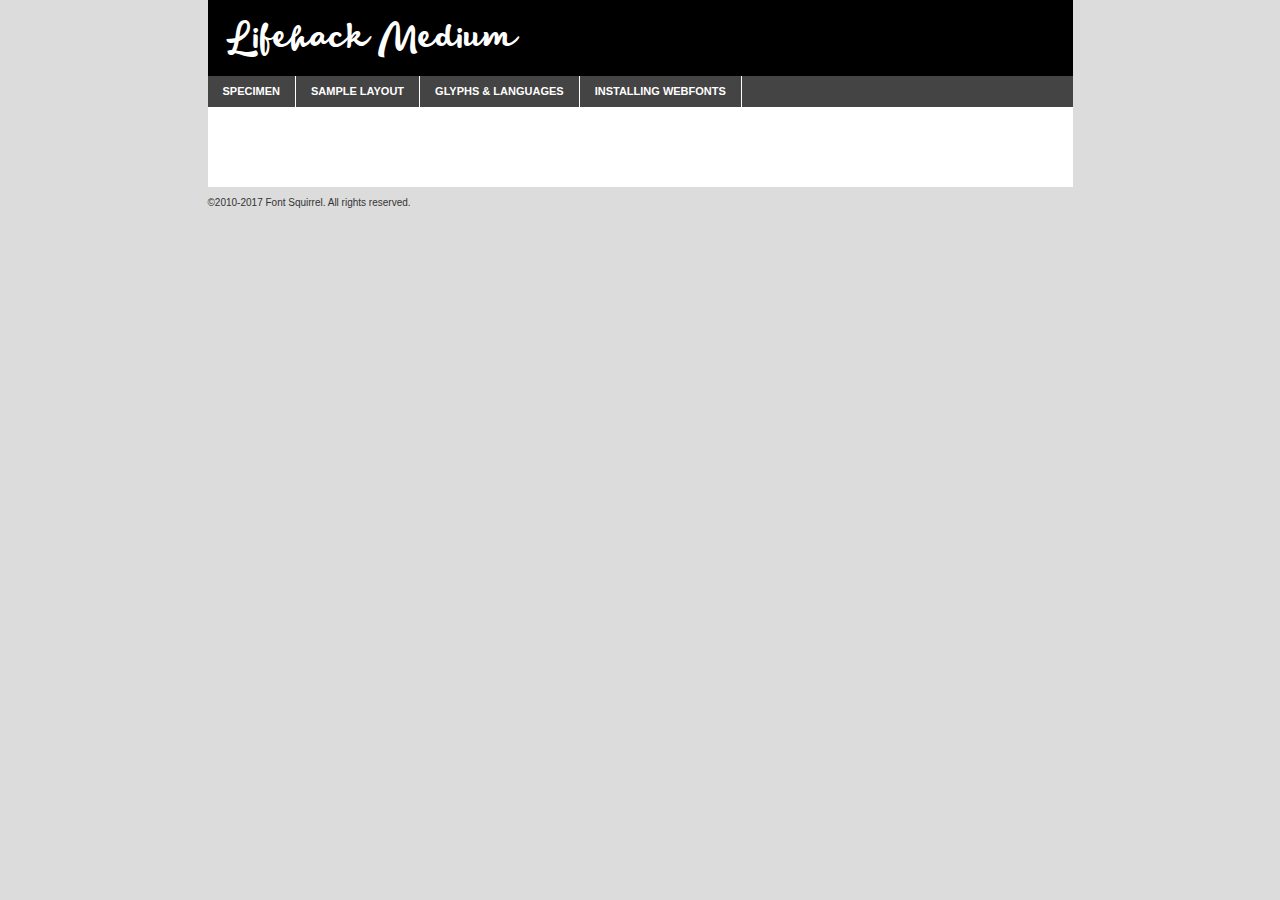
<file: fonts/lifehack/lifehack_medium-demo.html>
<!DOCTYPE html PUBLIC "-//W3C//DTD XHTML 1.0 Transitional//EN"
	"http://www.w3.org/TR/xhtml1/DTD/xhtml1-transitional.dtd">

<html xmlns="http://www.w3.org/1999/xhtml" xml:lang="en" lang="en">
<head>
	<meta http-equiv="Content-Type" content="text/html; charset=utf-8" />
	<script src="http://ajax.googleapis.com/ajax/libs/jquery/1.7.2/jquery.min.js" type="text/javascript" charset="utf-8"></script>
	<script type="text/javascript">
	(function($){$.fn.easyTabs=function(option){var param=jQuery.extend({fadeSpeed:"fast",defaultContent:1,activeClass:'active'},option);$(this).each(function(){var thisId="#"+this.id;if(param.defaultContent==''){param.defaultContent=1;}
	if(typeof param.defaultContent=="number")
	{var defaultTab=$(thisId+" .tabs li:eq("+(param.defaultContent-1)+") a").attr('href').substr(1);}else{var defaultTab=param.defaultContent;}
	$(thisId+" .tabs li a").each(function(){var tabToHide=$(this).attr('href').substr(1);$("#"+tabToHide).addClass('easytabs-tab-content');});hideAll();changeContent(defaultTab);function hideAll(){$(thisId+" .easytabs-tab-content").hide();}
	function changeContent(tabId){hideAll();$(thisId+" .tabs li").removeClass(param.activeClass);$(thisId+" .tabs li a[href=#"+tabId+"]").closest('li').addClass(param.activeClass);if(param.fadeSpeed!="none")
	{$(thisId+" #"+tabId).fadeIn(param.fadeSpeed);}else{$(thisId+" #"+tabId).show();}}
	$(thisId+" .tabs li").click(function(){var tabId=$(this).find('a').attr('href').substr(1);changeContent(tabId);return false;});});}})(jQuery);
	</script>
	<link rel="stylesheet" href="specimen_files/specimen_stylesheet.css" type="text/css" charset="utf-8" />
	<link rel="stylesheet" href="stylesheet.css" type="text/css" charset="utf-8" />

	<style type="text/css">
					body{
				font-family: 'lifehackmedium';
							}
		</style>

	<title>Lifehack Medium Specimen</title>
	
	
	<script type="text/javascript" charset="utf-8">
		$(document).ready(function() {
			$('#container').easyTabs({defaultContent:1});
		});
	</script>
</head>

<body>
<div id="container">
	<div id="header">
		Lifehack Medium	</div>
	<ul class="tabs">
		<li><a href="#specimen">Specimen</a></li>
		<li><a href="#layout">Sample Layout</a></li>
				<li><a href="#glyphs">Glyphs &amp; Languages</a></li>
		<li><a href="#installing">Installing Webfonts</a></li>
		
	</ul>
	
	<div id="main_content">

		
			<div id="specimen">
		
				<div class="section">
					<div class="grid12 firstcol">
						<div class="huge">AaBb</div>
					</div>
				</div>
		
				<div class="section">
					<div class="glyph_range">A&#x200B;B&#x200b;C&#x200b;D&#x200b;E&#x200b;F&#x200b;G&#x200b;H&#x200b;I&#x200b;J&#x200b;K&#x200b;L&#x200b;M&#x200b;N&#x200b;O&#x200b;P&#x200b;Q&#x200b;R&#x200b;S&#x200b;T&#x200b;U&#x200b;V&#x200b;W&#x200b;X&#x200b;Y&#x200b;Z&#x200b;a&#x200b;b&#x200b;c&#x200b;d&#x200b;e&#x200b;f&#x200b;g&#x200b;h&#x200b;i&#x200b;j&#x200b;k&#x200b;l&#x200b;m&#x200b;n&#x200b;o&#x200b;p&#x200b;q&#x200b;r&#x200b;s&#x200b;t&#x200b;u&#x200b;v&#x200b;w&#x200b;x&#x200b;y&#x200b;z&#x200b;1&#x200b;2&#x200b;3&#x200b;4&#x200b;5&#x200b;6&#x200b;7&#x200b;8&#x200b;9&#x200b;0&#x200b;&amp;&#x200b;.&#x200b;,&#x200b;?&#x200b;!&#x200b;&#64;&#x200b;(&#x200b;)&#x200b;#&#x200b;$&#x200b;%&#x200b;*&#x200b;+&#x200b;-&#x200b;=&#x200b;:&#x200b;;</div>
				</div>
				<div class="section">
					<div class="grid12 firstcol">
						<table class="sample_table">
							<tr><td>10</td><td class="size10">abcdefghijklmnopqrstuvwxyzABCDEFGHIJKLMNOPQRSTUVWXYZ0123456789abcdefghijklmnopqrstuvwxyzABCDEFGHIJKLMNOPQRSTUVWXYZ0123456789abcdefghijklmnopqrstuvwxyzABCDEFGHIJKLMNOPQRSTUVWXYZ</td></tr>
							<tr><td>11</td><td class="size11">abcdefghijklmnopqrstuvwxyzABCDEFGHIJKLMNOPQRSTUVWXYZ0123456789abcdefghijklmnopqrstuvwxyzABCDEFGHIJKLMNOPQRSTUVWXYZ0123456789abcdefghijklmnopqrstuvwxyzABCDEFGHIJKLMNOPQRSTUVWXYZ</td></tr>
							<tr><td>12</td><td class="size12">abcdefghijklmnopqrstuvwxyzABCDEFGHIJKLMNOPQRSTUVWXYZ0123456789abcdefghijklmnopqrstuvwxyzABCDEFGHIJKLMNOPQRSTUVWXYZ0123456789abcdefghijklmnopqrstuvwxyzABCDEFGHIJKLMNOPQRSTUVWXYZ</td></tr>
							<tr><td>13</td><td class="size13">abcdefghijklmnopqrstuvwxyzABCDEFGHIJKLMNOPQRSTUVWXYZ0123456789abcdefghijklmnopqrstuvwxyzABCDEFGHIJKLMNOPQRSTUVWXYZ0123456789abcdefghijklmnopqrstuvwxyzABCDEFGHIJKLMNOPQRSTUVWXYZ</td></tr>
							<tr><td>14</td><td class="size14">abcdefghijklmnopqrstuvwxyzABCDEFGHIJKLMNOPQRSTUVWXYZ0123456789abcdefghijklmnopqrstuvwxyzABCDEFGHIJKLMNOPQRSTUVWXYZ0123456789abcdefghijklmnopqrstuvwxyzABCDEFGHIJKLMNOPQRSTUVWXYZ</td></tr>
							<tr><td>16</td><td class="size16">abcdefghijklmnopqrstuvwxyzABCDEFGHIJKLMNOPQRSTUVWXYZ0123456789abcdefghijklmnopqrstuvwxyzABCDEFGHIJKLMNOPQRSTUVWXYZ</td></tr>
							<tr><td>18</td><td class="size18">abcdefghijklmnopqrstuvwxyzABCDEFGHIJKLMNOPQRSTUVWXYZ0123456789abcdefghijklmnopqrstuvwxyzABCDEFGHIJKLMNOPQRSTUVWXYZ</td></tr>
							<tr><td>20</td><td class="size20">abcdefghijklmnopqrstuvwxyzABCDEFGHIJKLMNOPQRSTUVWXYZ0123456789abcdefghijklmnopqrstuvwxyzABCDEFGHIJKLMNOPQRSTUVWXYZ</td></tr>
							<tr><td>24</td><td class="size24">abcdefghijklmnopqrstuvwxyzABCDEFGHIJKLMNOPQRSTUVWXYZ0123456789abcdefghijklmnopqrstuvwxyzABCDEFGHIJKLMNOPQRSTUVWXYZ</td></tr>
							<tr><td>30</td><td class="size30">abcdefghijklmnopqrstuvwxyzABCDEFGHIJKLMNOPQRSTUVWXYZ0123456789abcdefghijklmnopqrstuvwxyzABCDEFGHIJKLMNOPQRSTUVWXYZ</td></tr>
							<tr><td>36</td><td class="size36">abcdefghijklmnopqrstuvwxyzABCDEFGHIJKLMNOPQRSTUVWXYZ0123456789abcdefghijklmnopqrstuvwxyzABCDEFGHIJKLMNOPQRSTUVWXYZ</td></tr>
							<tr><td>48</td><td class="size48">abcdefghijklmnopqrstuvwxyzABCDEFGHIJKLMNOPQRSTUVWXYZ0123456789abcdefghijklmnopqrstuvwxyzABCDEFGHIJKLMNOPQRSTUVWXYZ</td></tr>
							<tr><td>60</td><td class="size60">abcdefghijklmnopqrstuvwxyzABCDEFGHIJKLMNOPQRSTUVWXYZ0123456789abcdefghijklmnopqrstuvwxyzABCDEFGHIJKLMNOPQRSTUVWXYZ</td></tr>
							<tr><td>72</td><td class="size72">abcdefghijklmnopqrstuvwxyzABCDEFGHIJKLMNOPQRSTUVWXYZ0123456789abcdefghijklmnopqrstuvwxyzABCDEFGHIJKLMNOPQRSTUVWXYZ</td></tr>
							<tr><td>90</td><td class="size90">abcdefghijklmnopqrstuvwxyzABCDEFGHIJKLMNOPQRSTUVWXYZ0123456789abcdefghijklmnopqrstuvwxyzABCDEFGHIJKLMNOPQRSTUVWXYZ</td></tr>
						</table>
				
					</div>
			
				</div>
		
		
		
								<div class="section" id="bodycomparison">


										<div id="xheight">
				<div class="fontbody">&#x25FC;&#x25FC;&#x25FC;&#x25FC;&#x25FC;&#x25FC;&#x25FC;&#x25FC;&#x25FC;&#x25FC;&#x25FC;&#x25FC;&#x25FC;&#x25FC;&#x25FC;&#x25FC;&#x25FC;&#x25FC;&#x25FC;&#x25FC;&#x25FC;&#x25FC;&#x25FC;&#x25FC;&#x25FC;&#x25FC;&#x25FC;&#x25FC;&#x25FC;&#x25FC;&#x25FC;&#x25FC;&#x25FC;&#x25FC;&#x25FC;&#x25FC;&#x25FC;&#x25FC;&#x25FC;&#x25FC;&#x25FC;&#x25FC;&#x25FC;&#x25FC;&#x25FC;&#x25FC;&#x25FC;&#x25FC;&#x25FC;&#x25FC;&#x25FC;&#x25FC;&#x25FC;&#x25FC;&#x25FC;&#x25FC;&#x25FC;&#x25FC;&#x25FC;&#x25FC;&#x25FC;&#x25FC;&#x25FC;&#x25FC;&#x25FC;&#x25FC;&#x25FC;&#x25FC;&#x25FC;&#x25FC;&#x25FC;&#x25FC;&#x25FC;&#x25FC;&#x25FC;&#x25FC;&#x25FC;&#x25FC;&#x25FC;&#x25FC;&#x25FC;&#x25FC;&#x25FC;&#x25FC;&#x25FC;&#x25FC;&#x25FC;&#x25FC;&#x25FC;&#x25FC;&#x25FC;&#x25FC;&#x25FC;&#x25FC;&#x25FC;&#x25FC;&#x25FC;&#x25FC;&#x25FC;body</div><div class="arialbody">body</div><div class="verdanabody">body</div><div class="georgiabody">body</div></div>
										<div class="fontbody" style="z-index:1">
											body<span>Lifehack Medium</span>
										</div>
										<div class="arialbody" style="z-index:1">
											body<span>Arial</span>
										</div>
										<div class="verdanabody" style="z-index:1">
											body<span>Verdana</span>
										</div>
										<div class="georgiabody" style="z-index:1">
											body<span>Georgia</span>
										</div>



								</div>
		
		
				<div class="section psample psample_row1" id="">
					
					<div class="grid2 firstcol">
						<p class="size10"><span>10.</span>Aenean lacinia bibendum nulla sed consectetur. Fusce dapibus, tellus ac cursus commodo, tortor mauris condimentum nibh, ut fermentum massa justo sit amet risus. Nullam id dolor id nibh ultricies vehicula ut id elit. Cum sociis natoque penatibus et magnis dis parturient montes, nascetur ridiculus mus. Nulla vitae elit libero, a pharetra augue.</p>
			
					</div>
					<div class="grid3">
						<p class="size11"><span>11.</span>Aenean lacinia bibendum nulla sed consectetur. Fusce dapibus, tellus ac cursus commodo, tortor mauris condimentum nibh, ut fermentum massa justo sit amet risus. Nullam id dolor id nibh ultricies vehicula ut id elit. Cum sociis natoque penatibus et magnis dis parturient montes, nascetur ridiculus mus. Nulla vitae elit libero, a pharetra augue.</p>
			
					</div>
					<div class="grid3">
						<p class="size12"><span>12.</span>Aenean lacinia bibendum nulla sed consectetur. Fusce dapibus, tellus ac cursus commodo, tortor mauris condimentum nibh, ut fermentum massa justo sit amet risus. Nullam id dolor id nibh ultricies vehicula ut id elit. Cum sociis natoque penatibus et magnis dis parturient montes, nascetur ridiculus mus. Nulla vitae elit libero, a pharetra augue.</p>
			
					</div>
					<div class="grid4">
						<p class="size13"><span>13.</span>Aenean lacinia bibendum nulla sed consectetur. Fusce dapibus, tellus ac cursus commodo, tortor mauris condimentum nibh, ut fermentum massa justo sit amet risus. Nullam id dolor id nibh ultricies vehicula ut id elit. Cum sociis natoque penatibus et magnis dis parturient montes, nascetur ridiculus mus. Nulla vitae elit libero, a pharetra augue.</p>
			
					</div>
					<div class="white_blend"></div>
					
				</div>
				<div class="section psample psample_row2" id="">
					<div class="grid3 firstcol">
						<p class="size14"><span>14.</span>Aenean lacinia bibendum nulla sed consectetur. Fusce dapibus, tellus ac cursus commodo, tortor mauris condimentum nibh, ut fermentum massa justo sit amet risus. Nullam id dolor id nibh ultricies vehicula ut id elit. Cum sociis natoque penatibus et magnis dis parturient montes, nascetur ridiculus mus. Nulla vitae elit libero, a pharetra augue.</p>
			
					</div>
					<div class="grid4">
						<p class="size16"><span>16.</span>Aenean lacinia bibendum nulla sed consectetur. Fusce dapibus, tellus ac cursus commodo, tortor mauris condimentum nibh, ut fermentum massa justo sit amet risus. Nullam id dolor id nibh ultricies vehicula ut id elit. Cum sociis natoque penatibus et magnis dis parturient montes, nascetur ridiculus mus. Nulla vitae elit libero, a pharetra augue.</p>
			
					</div>
					<div class="grid5">
						<p class="size18"><span>18.</span>Aenean lacinia bibendum nulla sed consectetur. Fusce dapibus, tellus ac cursus commodo, tortor mauris condimentum nibh, ut fermentum massa justo sit amet risus. Nullam id dolor id nibh ultricies vehicula ut id elit. Cum sociis natoque penatibus et magnis dis parturient montes, nascetur ridiculus mus. Nulla vitae elit libero, a pharetra augue.</p>
			
					</div>

					<div class="white_blend"></div>

				</div>
				
				<div class="section psample psample_row3" id="">
					<div class="grid5 firstcol">
						<p class="size20"><span>20.</span>Aenean lacinia bibendum nulla sed consectetur. Fusce dapibus, tellus ac cursus commodo, tortor mauris condimentum nibh, ut fermentum massa justo sit amet risus. Nullam id dolor id nibh ultricies vehicula ut id elit. Cum sociis natoque penatibus et magnis dis parturient montes, nascetur ridiculus mus. Nulla vitae elit libero, a pharetra augue.</p>
					</div>
					<div class="grid7">
						<p class="size24"><span>24.</span>Aenean lacinia bibendum nulla sed consectetur. Fusce dapibus, tellus ac cursus commodo, tortor mauris condimentum nibh, ut fermentum massa justo sit amet risus. Nullam id dolor id nibh ultricies vehicula ut id elit. Cum sociis natoque penatibus et magnis dis parturient montes, nascetur ridiculus mus. Nulla vitae elit libero, a pharetra augue.</p>
					</div>
					
					<div class="white_blend"></div>
					
				</div>
				
				<div class="section psample psample_row4" id="">
					<div class="grid12 firstcol">
						<p class="size30"><span>30.</span>Aenean lacinia bibendum nulla sed consectetur. Fusce dapibus, tellus ac cursus commodo, tortor mauris condimentum nibh, ut fermentum massa justo sit amet risus. Nullam id dolor id nibh ultricies vehicula ut id elit. Cum sociis natoque penatibus et magnis dis parturient montes, nascetur ridiculus mus. Nulla vitae elit libero, a pharetra augue.</p>
					</div>
					<div class="white_blend"></div>
					
				</div>
				
				
				
				<div class="section psample psample_row1 fullreverse">
					<div class="grid2 firstcol">
						<p class="size10"><span>10.</span>Aenean lacinia bibendum nulla sed consectetur. Fusce dapibus, tellus ac cursus commodo, tortor mauris condimentum nibh, ut fermentum massa justo sit amet risus. Nullam id dolor id nibh ultricies vehicula ut id elit. Cum sociis natoque penatibus et magnis dis parturient montes, nascetur ridiculus mus. Nulla vitae elit libero, a pharetra augue.</p>
			
					</div>
					<div class="grid3">
						<p class="size11"><span>11.</span>Aenean lacinia bibendum nulla sed consectetur. Fusce dapibus, tellus ac cursus commodo, tortor mauris condimentum nibh, ut fermentum massa justo sit amet risus. Nullam id dolor id nibh ultricies vehicula ut id elit. Cum sociis natoque penatibus et magnis dis parturient montes, nascetur ridiculus mus. Nulla vitae elit libero, a pharetra augue.</p>
			
					</div>
					<div class="grid3">
						<p class="size12"><span>12.</span>Aenean lacinia bibendum nulla sed consectetur. Fusce dapibus, tellus ac cursus commodo, tortor mauris condimentum nibh, ut fermentum massa justo sit amet risus. Nullam id dolor id nibh ultricies vehicula ut id elit. Cum sociis natoque penatibus et magnis dis parturient montes, nascetur ridiculus mus. Nulla vitae elit libero, a pharetra augue.</p>
			
					</div>
					<div class="grid4">
						<p class="size13"><span>13.</span>Aenean lacinia bibendum nulla sed consectetur. Fusce dapibus, tellus ac cursus commodo, tortor mauris condimentum nibh, ut fermentum massa justo sit amet risus. Nullam id dolor id nibh ultricies vehicula ut id elit. Cum sociis natoque penatibus et magnis dis parturient montes, nascetur ridiculus mus. Nulla vitae elit libero, a pharetra augue.</p>
			
					</div>
					<div class="black_blend"></div>
					
				</div>
				
				<div class="section psample psample_row2 fullreverse">
					<div class="grid3 firstcol">
						<p class="size14"><span>14.</span>Aenean lacinia bibendum nulla sed consectetur. Fusce dapibus, tellus ac cursus commodo, tortor mauris condimentum nibh, ut fermentum massa justo sit amet risus. Nullam id dolor id nibh ultricies vehicula ut id elit. Cum sociis natoque penatibus et magnis dis parturient montes, nascetur ridiculus mus. Nulla vitae elit libero, a pharetra augue.</p>
			
					</div>
					<div class="grid4">
						<p class="size16"><span>16.</span>Aenean lacinia bibendum nulla sed consectetur. Fusce dapibus, tellus ac cursus commodo, tortor mauris condimentum nibh, ut fermentum massa justo sit amet risus. Nullam id dolor id nibh ultricies vehicula ut id elit. Cum sociis natoque penatibus et magnis dis parturient montes, nascetur ridiculus mus. Nulla vitae elit libero, a pharetra augue.</p>
			
					</div>
					<div class="grid5">
						<p class="size18"><span>18.</span>Aenean lacinia bibendum nulla sed consectetur. Fusce dapibus, tellus ac cursus commodo, tortor mauris condimentum nibh, ut fermentum massa justo sit amet risus. Nullam id dolor id nibh ultricies vehicula ut id elit. Cum sociis natoque penatibus et magnis dis parturient montes, nascetur ridiculus mus. Nulla vitae elit libero, a pharetra augue.</p>
			
					</div>
					<div class="black_blend"></div>

				</div>
				
				<div class="section psample fullreverse psample_row3" id="">
					<div class="grid5 firstcol">
						<p class="size20"><span>20.</span>Aenean lacinia bibendum nulla sed consectetur. Fusce dapibus, tellus ac cursus commodo, tortor mauris condimentum nibh, ut fermentum massa justo sit amet risus. Nullam id dolor id nibh ultricies vehicula ut id elit. Cum sociis natoque penatibus et magnis dis parturient montes, nascetur ridiculus mus. Nulla vitae elit libero, a pharetra augue.</p>
					</div>
					<div class="grid7">
						<p class="size24"><span>24.</span>Aenean lacinia bibendum nulla sed consectetur. Fusce dapibus, tellus ac cursus commodo, tortor mauris condimentum nibh, ut fermentum massa justo sit amet risus. Nullam id dolor id nibh ultricies vehicula ut id elit. Cum sociis natoque penatibus et magnis dis parturient montes, nascetur ridiculus mus. Nulla vitae elit libero, a pharetra augue.</p>
					</div>
					
					<div class="black_blend"></div>
					
				</div>
				
				<div class="section psample fullreverse psample_row4" id="" style="border-bottom: 20px #000 solid;">
					<div class="grid12 firstcol">
						<p class="size30"><span>30.</span>Aenean lacinia bibendum nulla sed consectetur. Fusce dapibus, tellus ac cursus commodo, tortor mauris condimentum nibh, ut fermentum massa justo sit amet risus. Nullam id dolor id nibh ultricies vehicula ut id elit. Cum sociis natoque penatibus et magnis dis parturient montes, nascetur ridiculus mus. Nulla vitae elit libero, a pharetra augue.</p>
					</div>
					<div class="black_blend"></div>
					
				</div>
				
				
				
				
			</div>
			
			<div id="layout">
				
				<div class="section">
					
					<div class="grid12 firstcol">
						<h1>Lorem Ipsum Dolor</h1>
						<h2>Etiam porta sem malesuada magna mollis euismod</h2>
						
						<p class="byline">By <a href="#link">Aenean Lacinia</a></p>
					</div>
				</div>
				<div class="section">
					<div class="grid8 firstcol">
						<p class="large">Donec sed odio dui. Morbi leo risus, porta ac consectetur ac, vestibulum at eros. Fusce dapibus, tellus ac cursus commodo, tortor mauris condimentum nibh, ut fermentum massa justo sit amet risus. </p>

						
						<h3>Pellentesque ornare sem</h3>

						<p>Maecenas sed diam eget risus varius blandit sit amet non magna. Maecenas faucibus mollis interdum. Donec ullamcorper nulla non metus auctor fringilla. Nullam id dolor id nibh ultricies vehicula ut id elit. Nullam id dolor id nibh ultricies vehicula ut id elit. </p>

						<p>Aenean eu leo quam. Pellentesque ornare sem lacinia quam venenatis vestibulum. Lorem ipsum dolor sit amet, consectetur adipiscing elit. Cum sociis natoque penatibus et magnis dis parturient montes, nascetur ridiculus mus. </p>

						<p>Nulla vitae elit libero, a pharetra augue. Praesent commodo cursus magna, vel scelerisque nisl consectetur et. Aenean lacinia bibendum nulla sed consectetur. </p>

						<p>Nullam quis risus eget urna mollis ornare vel eu leo. Nullam quis risus eget urna mollis ornare vel eu leo. Maecenas sed diam eget risus varius blandit sit amet non magna. Donec ullamcorper nulla non metus auctor fringilla. </p>

						<h3>Cras mattis consectetur</h3>

						<p>Aenean eu leo quam. Pellentesque ornare sem lacinia quam venenatis vestibulum. Aenean lacinia bibendum nulla sed consectetur. Integer posuere erat a ante venenatis dapibus posuere velit aliquet. Cras mattis consectetur purus sit amet fermentum. </p>

						<p>Nullam id dolor id nibh ultricies vehicula ut id elit. Nullam quis risus eget urna mollis ornare vel eu leo. Cras mattis consectetur purus sit amet fermentum.</p>
					</div>
					
					<div class="grid4 sidebar">
						
						<div class="box reverse">
							<p class="last">Nullam quis risus eget urna mollis ornare vel eu leo. Donec ullamcorper nulla non metus auctor fringilla. Cras mattis consectetur purus sit amet fermentum. Sed posuere consectetur est at lobortis. Lorem ipsum dolor sit amet, consectetur adipiscing elit. </p>
						</div>
						
						<p class="caption">Maecenas sed diam eget risus varius.</p>

						<p>Vestibulum id ligula porta felis euismod semper. Integer posuere erat a ante venenatis dapibus posuere velit aliquet. Vestibulum id ligula porta felis euismod semper. Sed posuere consectetur est at lobortis. Maecenas sed diam eget risus varius blandit sit amet non magna. Fusce dapibus, tellus ac cursus commodo, tortor mauris condimentum nibh, ut fermentum massa justo sit amet risus. </p>

					

						<p>Duis mollis, est non commodo luctus, nisi erat porttitor ligula, eget lacinia odio sem nec elit. Aenean lacinia bibendum nulla sed consectetur. Vivamus sagittis lacus vel augue laoreet rutrum faucibus dolor auctor. Aenean lacinia bibendum nulla sed consectetur. Nullam quis risus eget urna mollis ornare vel eu leo. </p>

						<p>Praesent commodo cursus magna, vel scelerisque nisl consectetur et. Donec ullamcorper nulla non metus auctor fringilla. Maecenas faucibus mollis interdum. Fusce dapibus, tellus ac cursus commodo, tortor mauris condimentum nibh, ut fermentum massa justo sit amet risus. </p>

					</div>
				</div>
				
			</div>


			



		<div id="glyphs">
			<div class="section">
				<div class="grid12 firstcol">
			
				<h1>Language Support</h1>
				<p>The subset of Lifehack Medium in this kit supports the following languages:<br />
			
					Albanian, Basque, Breton, Chamorro, Cyrillic, Danish, Dutch, English, Faroese, Finnish, French, Frisian, Galician, German, Icelandic, Italian, Malagasy, Norwegian, Portuguese, Spanish, Alsatian, Aragonese, Arapaho, Arrernte, Asturian, Aymara, Bislama, Cebuano, Corsican, Fijian, French_creole, Genoese, Gilbertese, Greenlandic, Haitian_creole, Hiligaynon, Hmong, Hopi, Ibanag, Iloko_ilokano, Indonesian, Interglossa_glosa, Interlingua, Irish_gaelic, Jerriais, Lojban, Lombard, Luxembourgeois, Manx, Mohawk, Norfolk_pitcairnese, Occitan, Oromo, Pangasinan, Papiamento, Piedmontese, Potawatomi, Rhaeto-romance, Romansh, Rotokas, Sami_lule, Samoan, Sardinian, Scots_gaelic, Seychelles_creole, Shona, Sicilian, Somali, Southern_ndebele, Swahili, Swati_swazi, Tagalog_filipino_pilipino, Tetum, Tok_pisin, Uyghur_latinized, Volapuk, Walloon, Warlpiri, Xhosa, Yapese, Zulu, Latinbasic, Ubasic, Demo				</p>
				<h1>Glyph Chart</h1>
				<p>The subset of Lifehack Medium in this kit includes all the glyphs listed below. Unicode entities are included above each glyph to help you insert individual characters into your layout.</p>
				<div id="glyph_chart">
			
																				 <div><p>&amp;#32;</p>&#32;</div>
																				 <div><p>&amp;#33;</p>&#33;</div>
																				 <div><p>&amp;#34;</p>&#34;</div>
																				 <div><p>&amp;#35;</p>&#35;</div>
																				 <div><p>&amp;#36;</p>&#36;</div>
																				 <div><p>&amp;#37;</p>&#37;</div>
																				 <div><p>&amp;#38;</p>&#38;</div>
																				 <div><p>&amp;#39;</p>&#39;</div>
																				 <div><p>&amp;#40;</p>&#40;</div>
																				 <div><p>&amp;#41;</p>&#41;</div>
																				 <div><p>&amp;#42;</p>&#42;</div>
																				 <div><p>&amp;#43;</p>&#43;</div>
																				 <div><p>&amp;#44;</p>&#44;</div>
																				 <div><p>&amp;#45;</p>&#45;</div>
																				 <div><p>&amp;#46;</p>&#46;</div>
																				 <div><p>&amp;#47;</p>&#47;</div>
																				 <div><p>&amp;#48;</p>&#48;</div>
																				 <div><p>&amp;#49;</p>&#49;</div>
																				 <div><p>&amp;#50;</p>&#50;</div>
																				 <div><p>&amp;#51;</p>&#51;</div>
																				 <div><p>&amp;#52;</p>&#52;</div>
																				 <div><p>&amp;#53;</p>&#53;</div>
																				 <div><p>&amp;#54;</p>&#54;</div>
																				 <div><p>&amp;#55;</p>&#55;</div>
																				 <div><p>&amp;#56;</p>&#56;</div>
																				 <div><p>&amp;#57;</p>&#57;</div>
																				 <div><p>&amp;#58;</p>&#58;</div>
																				 <div><p>&amp;#59;</p>&#59;</div>
																				 <div><p>&amp;#60;</p>&#60;</div>
																				 <div><p>&amp;#61;</p>&#61;</div>
																				 <div><p>&amp;#62;</p>&#62;</div>
																				 <div><p>&amp;#63;</p>&#63;</div>
																				 <div><p>&amp;#64;</p>&#64;</div>
																				 <div><p>&amp;#65;</p>&#65;</div>
																				 <div><p>&amp;#66;</p>&#66;</div>
																				 <div><p>&amp;#67;</p>&#67;</div>
																				 <div><p>&amp;#68;</p>&#68;</div>
																				 <div><p>&amp;#69;</p>&#69;</div>
																				 <div><p>&amp;#70;</p>&#70;</div>
																				 <div><p>&amp;#71;</p>&#71;</div>
																				 <div><p>&amp;#72;</p>&#72;</div>
																				 <div><p>&amp;#73;</p>&#73;</div>
																				 <div><p>&amp;#74;</p>&#74;</div>
																				 <div><p>&amp;#75;</p>&#75;</div>
																				 <div><p>&amp;#76;</p>&#76;</div>
																				 <div><p>&amp;#77;</p>&#77;</div>
																				 <div><p>&amp;#78;</p>&#78;</div>
																				 <div><p>&amp;#79;</p>&#79;</div>
																				 <div><p>&amp;#80;</p>&#80;</div>
																				 <div><p>&amp;#81;</p>&#81;</div>
																				 <div><p>&amp;#82;</p>&#82;</div>
																				 <div><p>&amp;#83;</p>&#83;</div>
																				 <div><p>&amp;#84;</p>&#84;</div>
																				 <div><p>&amp;#85;</p>&#85;</div>
																				 <div><p>&amp;#86;</p>&#86;</div>
																				 <div><p>&amp;#87;</p>&#87;</div>
																				 <div><p>&amp;#88;</p>&#88;</div>
																				 <div><p>&amp;#89;</p>&#89;</div>
																				 <div><p>&amp;#90;</p>&#90;</div>
																				 <div><p>&amp;#91;</p>&#91;</div>
																				 <div><p>&amp;#92;</p>&#92;</div>
																				 <div><p>&amp;#93;</p>&#93;</div>
																				 <div><p>&amp;#94;</p>&#94;</div>
																				 <div><p>&amp;#95;</p>&#95;</div>
																				 <div><p>&amp;#96;</p>&#96;</div>
																				 <div><p>&amp;#97;</p>&#97;</div>
																				 <div><p>&amp;#98;</p>&#98;</div>
																				 <div><p>&amp;#99;</p>&#99;</div>
																				 <div><p>&amp;#100;</p>&#100;</div>
																				 <div><p>&amp;#101;</p>&#101;</div>
																				 <div><p>&amp;#102;</p>&#102;</div>
																				 <div><p>&amp;#103;</p>&#103;</div>
																				 <div><p>&amp;#104;</p>&#104;</div>
																				 <div><p>&amp;#105;</p>&#105;</div>
																				 <div><p>&amp;#106;</p>&#106;</div>
																				 <div><p>&amp;#107;</p>&#107;</div>
																				 <div><p>&amp;#108;</p>&#108;</div>
																				 <div><p>&amp;#109;</p>&#109;</div>
																				 <div><p>&amp;#110;</p>&#110;</div>
																				 <div><p>&amp;#111;</p>&#111;</div>
																				 <div><p>&amp;#112;</p>&#112;</div>
																				 <div><p>&amp;#113;</p>&#113;</div>
																				 <div><p>&amp;#114;</p>&#114;</div>
																				 <div><p>&amp;#115;</p>&#115;</div>
																				 <div><p>&amp;#116;</p>&#116;</div>
																				 <div><p>&amp;#117;</p>&#117;</div>
																				 <div><p>&amp;#118;</p>&#118;</div>
																				 <div><p>&amp;#119;</p>&#119;</div>
																				 <div><p>&amp;#120;</p>&#120;</div>
																				 <div><p>&amp;#121;</p>&#121;</div>
																				 <div><p>&amp;#122;</p>&#122;</div>
																				 <div><p>&amp;#123;</p>&#123;</div>
																				 <div><p>&amp;#124;</p>&#124;</div>
																				 <div><p>&amp;#125;</p>&#125;</div>
																				 <div><p>&amp;#126;</p>&#126;</div>
																				 <div><p>&amp;#160;</p>&#160;</div>
																				 <div><p>&amp;#161;</p>&#161;</div>
																				 <div><p>&amp;#162;</p>&#162;</div>
																				 <div><p>&amp;#163;</p>&#163;</div>
																				 <div><p>&amp;#164;</p>&#164;</div>
																				 <div><p>&amp;#165;</p>&#165;</div>
																				 <div><p>&amp;#166;</p>&#166;</div>
																				 <div><p>&amp;#167;</p>&#167;</div>
																				 <div><p>&amp;#168;</p>&#168;</div>
																				 <div><p>&amp;#169;</p>&#169;</div>
																				 <div><p>&amp;#170;</p>&#170;</div>
																				 <div><p>&amp;#171;</p>&#171;</div>
																				 <div><p>&amp;#172;</p>&#172;</div>
																				 <div><p>&amp;#173;</p>&#173;</div>
																				 <div><p>&amp;#174;</p>&#174;</div>
																				 <div><p>&amp;#175;</p>&#175;</div>
																				 <div><p>&amp;#176;</p>&#176;</div>
																				 <div><p>&amp;#177;</p>&#177;</div>
																				 <div><p>&amp;#178;</p>&#178;</div>
																				 <div><p>&amp;#179;</p>&#179;</div>
																				 <div><p>&amp;#180;</p>&#180;</div>
																				 <div><p>&amp;#181;</p>&#181;</div>
																				 <div><p>&amp;#182;</p>&#182;</div>
																				 <div><p>&amp;#183;</p>&#183;</div>
																				 <div><p>&amp;#184;</p>&#184;</div>
																				 <div><p>&amp;#185;</p>&#185;</div>
																				 <div><p>&amp;#186;</p>&#186;</div>
																				 <div><p>&amp;#187;</p>&#187;</div>
																				 <div><p>&amp;#191;</p>&#191;</div>
																				 <div><p>&amp;#192;</p>&#192;</div>
																				 <div><p>&amp;#193;</p>&#193;</div>
																				 <div><p>&amp;#194;</p>&#194;</div>
																				 <div><p>&amp;#195;</p>&#195;</div>
																				 <div><p>&amp;#196;</p>&#196;</div>
																				 <div><p>&amp;#197;</p>&#197;</div>
																				 <div><p>&amp;#198;</p>&#198;</div>
																				 <div><p>&amp;#199;</p>&#199;</div>
																				 <div><p>&amp;#200;</p>&#200;</div>
																				 <div><p>&amp;#201;</p>&#201;</div>
																				 <div><p>&amp;#202;</p>&#202;</div>
																				 <div><p>&amp;#203;</p>&#203;</div>
																				 <div><p>&amp;#204;</p>&#204;</div>
																				 <div><p>&amp;#205;</p>&#205;</div>
																				 <div><p>&amp;#206;</p>&#206;</div>
																				 <div><p>&amp;#207;</p>&#207;</div>
																				 <div><p>&amp;#208;</p>&#208;</div>
																				 <div><p>&amp;#209;</p>&#209;</div>
																				 <div><p>&amp;#210;</p>&#210;</div>
																				 <div><p>&amp;#211;</p>&#211;</div>
																				 <div><p>&amp;#212;</p>&#212;</div>
																				 <div><p>&amp;#213;</p>&#213;</div>
																				 <div><p>&amp;#214;</p>&#214;</div>
																				 <div><p>&amp;#215;</p>&#215;</div>
																				 <div><p>&amp;#216;</p>&#216;</div>
																				 <div><p>&amp;#217;</p>&#217;</div>
																				 <div><p>&amp;#218;</p>&#218;</div>
																				 <div><p>&amp;#219;</p>&#219;</div>
																				 <div><p>&amp;#220;</p>&#220;</div>
																				 <div><p>&amp;#221;</p>&#221;</div>
																				 <div><p>&amp;#222;</p>&#222;</div>
																				 <div><p>&amp;#223;</p>&#223;</div>
																				 <div><p>&amp;#224;</p>&#224;</div>
																				 <div><p>&amp;#225;</p>&#225;</div>
																				 <div><p>&amp;#226;</p>&#226;</div>
																				 <div><p>&amp;#227;</p>&#227;</div>
																				 <div><p>&amp;#228;</p>&#228;</div>
																				 <div><p>&amp;#229;</p>&#229;</div>
																				 <div><p>&amp;#230;</p>&#230;</div>
																				 <div><p>&amp;#231;</p>&#231;</div>
																				 <div><p>&amp;#232;</p>&#232;</div>
																				 <div><p>&amp;#233;</p>&#233;</div>
																				 <div><p>&amp;#234;</p>&#234;</div>
																				 <div><p>&amp;#235;</p>&#235;</div>
																				 <div><p>&amp;#236;</p>&#236;</div>
																				 <div><p>&amp;#237;</p>&#237;</div>
																				 <div><p>&amp;#238;</p>&#238;</div>
																				 <div><p>&amp;#239;</p>&#239;</div>
																				 <div><p>&amp;#240;</p>&#240;</div>
																				 <div><p>&amp;#241;</p>&#241;</div>
																				 <div><p>&amp;#242;</p>&#242;</div>
																				 <div><p>&amp;#243;</p>&#243;</div>
																				 <div><p>&amp;#244;</p>&#244;</div>
																				 <div><p>&amp;#245;</p>&#245;</div>
																				 <div><p>&amp;#246;</p>&#246;</div>
																				 <div><p>&amp;#247;</p>&#247;</div>
																				 <div><p>&amp;#248;</p>&#248;</div>
																				 <div><p>&amp;#249;</p>&#249;</div>
																				 <div><p>&amp;#250;</p>&#250;</div>
																				 <div><p>&amp;#251;</p>&#251;</div>
																				 <div><p>&amp;#252;</p>&#252;</div>
																				 <div><p>&amp;#253;</p>&#253;</div>
																				 <div><p>&amp;#254;</p>&#254;</div>
																				 <div><p>&amp;#255;</p>&#255;</div>
																				 <div><p>&amp;#338;</p>&#338;</div>
																				 <div><p>&amp;#339;</p>&#339;</div>
																				 <div><p>&amp;#376;</p>&#376;</div>
																				 <div><p>&amp;#710;</p>&#710;</div>
																				 <div><p>&amp;#730;</p>&#730;</div>
																				 <div><p>&amp;#732;</p>&#732;</div>
																				 <div><p>&amp;#1025;</p>&#1025;</div>
																				 <div><p>&amp;#1040;</p>&#1040;</div>
																				 <div><p>&amp;#1041;</p>&#1041;</div>
																				 <div><p>&amp;#1042;</p>&#1042;</div>
																				 <div><p>&amp;#1043;</p>&#1043;</div>
																				 <div><p>&amp;#1044;</p>&#1044;</div>
																				 <div><p>&amp;#1045;</p>&#1045;</div>
																				 <div><p>&amp;#1046;</p>&#1046;</div>
																				 <div><p>&amp;#1047;</p>&#1047;</div>
																				 <div><p>&amp;#1048;</p>&#1048;</div>
																				 <div><p>&amp;#1049;</p>&#1049;</div>
																				 <div><p>&amp;#1050;</p>&#1050;</div>
																				 <div><p>&amp;#1051;</p>&#1051;</div>
																				 <div><p>&amp;#1052;</p>&#1052;</div>
																				 <div><p>&amp;#1053;</p>&#1053;</div>
																				 <div><p>&amp;#1054;</p>&#1054;</div>
																				 <div><p>&amp;#1055;</p>&#1055;</div>
																				 <div><p>&amp;#1056;</p>&#1056;</div>
																				 <div><p>&amp;#1057;</p>&#1057;</div>
																				 <div><p>&amp;#1058;</p>&#1058;</div>
																				 <div><p>&amp;#1059;</p>&#1059;</div>
																				 <div><p>&amp;#1060;</p>&#1060;</div>
																				 <div><p>&amp;#1061;</p>&#1061;</div>
																				 <div><p>&amp;#1062;</p>&#1062;</div>
																				 <div><p>&amp;#1063;</p>&#1063;</div>
																				 <div><p>&amp;#1064;</p>&#1064;</div>
																				 <div><p>&amp;#1065;</p>&#1065;</div>
																				 <div><p>&amp;#1066;</p>&#1066;</div>
																				 <div><p>&amp;#1067;</p>&#1067;</div>
																				 <div><p>&amp;#1068;</p>&#1068;</div>
																				 <div><p>&amp;#1069;</p>&#1069;</div>
																				 <div><p>&amp;#1070;</p>&#1070;</div>
																				 <div><p>&amp;#1071;</p>&#1071;</div>
																				 <div><p>&amp;#1072;</p>&#1072;</div>
																				 <div><p>&amp;#1073;</p>&#1073;</div>
																				 <div><p>&amp;#1074;</p>&#1074;</div>
																				 <div><p>&amp;#1075;</p>&#1075;</div>
																				 <div><p>&amp;#1076;</p>&#1076;</div>
																				 <div><p>&amp;#1077;</p>&#1077;</div>
																				 <div><p>&amp;#1078;</p>&#1078;</div>
																				 <div><p>&amp;#1079;</p>&#1079;</div>
																				 <div><p>&amp;#1080;</p>&#1080;</div>
																				 <div><p>&amp;#1081;</p>&#1081;</div>
																				 <div><p>&amp;#1082;</p>&#1082;</div>
																				 <div><p>&amp;#1083;</p>&#1083;</div>
																				 <div><p>&amp;#1084;</p>&#1084;</div>
																				 <div><p>&amp;#1085;</p>&#1085;</div>
																				 <div><p>&amp;#1086;</p>&#1086;</div>
																				 <div><p>&amp;#1087;</p>&#1087;</div>
																				 <div><p>&amp;#1088;</p>&#1088;</div>
																				 <div><p>&amp;#1089;</p>&#1089;</div>
																				 <div><p>&amp;#1090;</p>&#1090;</div>
																				 <div><p>&amp;#1091;</p>&#1091;</div>
																				 <div><p>&amp;#1092;</p>&#1092;</div>
																				 <div><p>&amp;#1093;</p>&#1093;</div>
																				 <div><p>&amp;#1094;</p>&#1094;</div>
																				 <div><p>&amp;#1095;</p>&#1095;</div>
																				 <div><p>&amp;#1096;</p>&#1096;</div>
																				 <div><p>&amp;#1097;</p>&#1097;</div>
																				 <div><p>&amp;#1098;</p>&#1098;</div>
																				 <div><p>&amp;#1099;</p>&#1099;</div>
																				 <div><p>&amp;#1100;</p>&#1100;</div>
																				 <div><p>&amp;#1101;</p>&#1101;</div>
																				 <div><p>&amp;#1102;</p>&#1102;</div>
																				 <div><p>&amp;#1103;</p>&#1103;</div>
																				 <div><p>&amp;#1105;</p>&#1105;</div>
																				 <div><p>&amp;#8192;</p>&#8192;</div>
																				 <div><p>&amp;#8193;</p>&#8193;</div>
																				 <div><p>&amp;#8194;</p>&#8194;</div>
																				 <div><p>&amp;#8195;</p>&#8195;</div>
																				 <div><p>&amp;#8196;</p>&#8196;</div>
																				 <div><p>&amp;#8197;</p>&#8197;</div>
																				 <div><p>&amp;#8198;</p>&#8198;</div>
																				 <div><p>&amp;#8199;</p>&#8199;</div>
																				 <div><p>&amp;#8200;</p>&#8200;</div>
																				 <div><p>&amp;#8201;</p>&#8201;</div>
																				 <div><p>&amp;#8202;</p>&#8202;</div>
																				 <div><p>&amp;#8208;</p>&#8208;</div>
																				 <div><p>&amp;#8209;</p>&#8209;</div>
																				 <div><p>&amp;#8210;</p>&#8210;</div>
																				 <div><p>&amp;#8211;</p>&#8211;</div>
																				 <div><p>&amp;#8212;</p>&#8212;</div>
																				 <div><p>&amp;#8216;</p>&#8216;</div>
																				 <div><p>&amp;#8217;</p>&#8217;</div>
																				 <div><p>&amp;#8218;</p>&#8218;</div>
																				 <div><p>&amp;#8220;</p>&#8220;</div>
																				 <div><p>&amp;#8221;</p>&#8221;</div>
																				 <div><p>&amp;#8222;</p>&#8222;</div>
																				 <div><p>&amp;#8226;</p>&#8226;</div>
																				 <div><p>&amp;#8230;</p>&#8230;</div>
																				 <div><p>&amp;#8239;</p>&#8239;</div>
																				 <div><p>&amp;#8249;</p>&#8249;</div>
																				 <div><p>&amp;#8250;</p>&#8250;</div>
																				 <div><p>&amp;#8287;</p>&#8287;</div>
																				 <div><p>&amp;#8364;</p>&#8364;</div>
																				 <div><p>&amp;#8482;</p>&#8482;</div>
																				 <div><p>&amp;#9724;</p>&#9724;</div>
																				 <div><p>&amp;#64257;</p>&#64257;</div>
																				 <div><p>&amp;#64258;</p>&#64258;</div>
																																																</div>	
				</div>
		
		
			</div>
		</div>
		
		
		<div id="specs">
			
		</div>
	
		<div id="installing">
			<div class="section">
				<div class="grid7 firstcol">
					<h1>Installing Webfonts</h1>
					
					<p>Webfonts are supported by all major browser platforms but not all in the same way. There are currently four different font formats that must be included in order to target all browsers. This includes TTF, WOFF, EOT and SVG.</p>
					
					<h2>1. Upload your webfonts</h2>
					<p>You must upload your webfont kit to your website. They should be in or near the same directory as your CSS files.</p>
					
					<h2>2. Include the webfont stylesheet</h2>
					<p>A special CSS @font-face declaration helps the various browsers select the appropriate font it needs without causing you a bunch of headaches. Learn more about this syntax by reading the <a href="https://www.fontspring.com/blog/further-hardening-of-the-bulletproof-syntax">Fontspring blog post</a> about it. The code for it is as follows:</p>


<code>
@font-face{ 
	font-family: 'MyWebFont';
	src: url('WebFont.eot');
	src: url('WebFont.eot?#iefix') format('embedded-opentype'),
	     url('WebFont.woff') format('woff'),
	     url('WebFont.ttf') format('truetype'),
	     url('WebFont.svg#webfont') format('svg');
}
</code>

	<p>We've already gone ahead and generated the code for you. All you have to do is link to the stylesheet in your HTML, like this:</p>
	<code>&lt;link rel=&quot;stylesheet&quot; href=&quot;stylesheet.css&quot; type=&quot;text/css&quot; charset=&quot;utf-8&quot; /&gt;</code>

					<h2>3. Modify your own stylesheet</h2>
					<p>To take advantage of your new fonts, you must tell your stylesheet to use them. Look at the original @font-face declaration above and find the property called "font-family." The name linked there will be what you use to reference the font. Prepend that webfont name to the font stack in the "font-family" property, inside the selector you want to change. For example:</p>
<code>p { font-family: 'WebFont', Arial, sans-serif; }</code>

<h2>4. Test</h2>
<p>Getting webfonts to work cross-browser <em>can</em> be tricky. Use the information in the sidebar to help you if you find that fonts aren't loading in a particular browser.</p>
				</div>
				
				<div class="grid5 sidebar">
					<div class="box">
						<h2>Troubleshooting<br />Font-Face Problems</h2>
						<p>Having trouble getting your webfonts to load in your new website? Here are some tips to sort out what might be the problem.</p>

						<h3>Fonts not showing in any browser</h3>

						<p>This sounds like you need to work on the plumbing. You either did not upload the fonts to the correct directory, or you did not link the fonts properly in the CSS. If you've confirmed that all this is correct and you still have a problem, take a look at your .htaccess file and see if requests are getting intercepted.</p>

						<h3>Fonts not loading in iPhone or iPad</h3>

						<p>The most common problem here is that you are serving the fonts from an IIS server. IIS refuses to serve files that have unknown MIME types. If that is the case, you must set the MIME type for SVG to "image/svg+xml" in the server settings. Follow these instructions from Microsoft if you need help.</p>

						<h3>Fonts not loading in Firefox</h3>

						<p>The primary reason for this failure? You are still using a version Firefox older than 3.5. So upgrade already! If that isn't it, then you are very likely serving fonts from a different domain. Firefox requires that all font assets be served from the same domain. Lastly it is possible that you need to add WOFF to your list of MIME types (if you are serving via IIS.)</p>

						<h3>Fonts not loading in IE</h3>

						<p>Are you looking at Internet Explorer on an actual Windows machine or are you cheating by using a service like Adobe BrowserLab? Many of these screenshot services do not render @font-face for IE. Best to test it on a real machine.</p>

						<h3>Fonts not loading in IE9</h3>

						<p>IE9, like Firefox, requires that fonts be served from the same domain as the website. Make sure that is the case.</p>
					</div>
				</div>
			</div>
			
		</div>
	
	</div>
	<div id="footer">
		<p>&copy;2010-2017 Font Squirrel. All rights reserved.</p>
	</div>
</div>
</body>
</html>
</file>
<file: css/main.css>
@import url("https://fonts.googleapis.com/css?family=Ubuntu:300,400,500,700&subset=cyrillic");
@font-face {
  font-family: 'gagalin';
  src: url("../fonts/gagalin/gagalin-regular-webfont.woff2") format("woff2"), url("../fonts/gagalin/gagalin-regular-webfont.woff") format("woff");
  font-weight: normal;
  font-style: normal; }
@font-face {
  font-family: 'lifehack';
  src: url("../fonts/lifehack/lifehack_medium-webfont.woff2") format("woff2"), url("../fonts/lifehack/lifehack_medium-webfont.woff") format("woff");
  font-weight: normal;
  font-style: normal; }
ul {
  margin: 0;
  padding: 0; }

li {
  list-style: none; }

h1, h2, h3, h4, h5, h6 {
  margin: 0;
  font-weight: normal; }

p {
  margin: 0; }

body {
  margin: 0;
  font-family: 'Ubuntu', Arial, Helvetica, sans-serif; }

body, html {
  height: 100%; }

html {
  font-size: 16px; }
  @media screen and (max-width: 768px) {
    html {
      font-size: 15px; } }
  @media screen and (max-width: 480px) {
    html {
      font-size: 14px; } }

.container {
  margin: 0 auto;
  width: 95%;
  height: 100%;
  max-width: 960px;
  display: flex;
  flex-direction: column; }

.wrapper {
  overflow: hidden;
  position: relative;
  width: 100%;
  min-height: 100%; }

html, body {
  width: 100%;
  height: 100%; }

.intro {
  background: url("../img1/video-bg.jpg");
  display: flex;
  flex-direction: column;
  justify-content: space-between;
  align-items: center; }

.section {
  height: 100vh;
  background-size: cover;
  background-repeat: no-repeat;
  position: relative; }

.button {
  padding: 0.625rem 0.9375rem;
  border-radius: 0.3125rem;
  text-decoration: none;
  font-size: 0.8125rem;
  text-transform: uppercase;
  color: #fff;
  border: none;
  cursor: pointer; }

.header {
  padding-top: 1.25rem;
  display: flex;
  align-items: center;
  justify-content: space-between; }

.intro__menu {
  display: flex;
  justify-content: center;
  align-items: center; }
  @media screen and (max-width: 768px) {
    .intro__menu {
      display: none; } }

@media screen and (max-width: 768px) {
  .open__menu {
    position: fixed;
    top: 0;
    left: 0;
    height: 100%;
    width: 100%;
    background: rgba(0, 0, 0, 0.9);
    z-index: 1;
    display: flex; } }

.img__logo {
  display: none; }
  @media screen and (max-width: 768px) {
    .img__logo {
      position: absolute;
      display: block;
      left: 0.9375rem;
      top: 0.9375rem; } }

.img__close {
  display: none; }
  @media screen and (max-width: 768px) {
    .img__close {
      position: absolute;
      display: block;
      right: 1.5625rem;
      top: 1.5625rem; } }

.order__menu {
  display: flex; }

.btn-menu {
  border: 0;
  background: none;
  padding: 0.7rem;
  cursor: pointer;
  border-radius: 0.2rem; }

.btn-menu__line {
  display: block;
  width: 1.25rem;
  height: 0.125rem;
  border-radius: 0.0625rem;
  background: #fff;
  margin-bottom: 0.1875rem; }

.btn-menu__line:last-child {
  margin-bottom: 0; }

.menu__btn {
  display: none; }
  @media screen and (max-width: 768px) {
    .menu__btn {
      display: flex; } }

.intro__list {
  display: flex;
  color: #ffffff;
  font-size: 0.8125rem;
  font-weight: medium; }
  @media screen and (max-width: 768px) {
    .intro__list {
      flex-direction: column;
      align-items: center; } }

.intro__item {
  display: flex;
  align-items: center; }
  @media screen and (max-width: 768px) {
    .intro__item {
      flex-direction: column;
      margin-bottom: 10px; } }

.intro__item::after {
  content: '';
  display: flex;
  width: 0.3125rem;
  height: 0.3125rem;
  border-radius: 50%;
  background-color: #ffffff;
  margin-right: 0.9375rem;
  margin-left: 0.9375rem; }
  @media screen and (max-width: 768px) {
    .intro__item::after {
      margin-top: 10px;
      display: flex; } }

.intro__item:last-child::after {
  display: none; }

.intro__contact {
  /* padding-top:30px;   */ }

.intro__link {
  color: #ffffff;
  text-decoration: none; }

.button_orange {
  background-color: #e45028;
  color: #ffffff; }

.button_margin {
  margin-left: 0.9375rem; }

.intro__natural-burger {
  display: flex;
  justify-content: center;
  align-items: center;
  flex: 0.7; }
  @media screen and (max-width: 768px) {
    .intro__natural-burger {
      flex-direction: column; } }

.intro__burger {
  display: flex;
  align-items: center;
  justify-content: center;
  margin-bottom: 20px; }

@media screen and (max-width: 768px) {
  .intro__steam {
    max-width: 60%;
    margin-bottom: 1.25rem; } }
@media screen and (max-width: 480px) {
  .intro__steam {
    margin-bottom: 1.25rem; } }

.intro__content {
  display: flex;
  flex-direction: column;
  align-items: center; }

.title {
  font-family: "Gagalin";
  font-size: 3.875rem;
  font-weight: 400;
  line-height: 3.28125rem;
  margin-bottom: 1.25rem; }
  @media screen and (max-width: 768px) {
    .title {
      font-size: 3.5rem; } }
  @media screen and (max-width: 480px) {
    .title {
      font-size: 2.875rem; } }

.title_color_orange {
  color: #f9b43b; }

.intro__desc {
  font-family: "lifehack";
  color: #ffffff;
  font-weight: 500;
  font-size: 2.875rem; }
  @media screen and (max-width: 768px) {
    .intro__desc {
      text-align: center; } }

.switcher__list {
  position: fixed;
  display: flex;
  flex-direction: column;
  align-items: center;
  top: 5rem;
  right: 3.125rem; }
  @media screen and (max-width: 768px) {
    .switcher__list {
      display: none; } }

.switcher__link {
  display: flex;
  justify-content: center;
  align-items: center;
  width: 0.9375rem;
  height: 0.9375rem;
  border-radius: 50%;
  border: 0.0625rem transparent solid;
  margin-bottom: 0.46875rem; }

.switcher__link::before {
  content: '';
  display: flex;
  justify-content: center;
  align-items: center;
  width: 0.3125rem;
  height: 0.3125rem;
  border-radius: 50%;
  background-color: #ffffff; }

.switcher__link_active {
  border-color: #fff; }

.switcher__link:hover {
  border: 1px solid #ffffff; }

.switcher__link:active {
  border: 1px solid #ffffff; }

.intro__scroll {
  display: flex;
  justify-content: center;
  align-items: center;
  position: absolute;
  bottom: 20px;
  left: 50%; }

.best {
  background: url("../img2/bg.jpg");
  background-repeat: no-repeat;
  background-size: cover;
  display: flex;
  align-items: center;
  justify-content: center; }

.container__center {
  justify-content: center; }
  @media screen and (max-width: 768px) {
    .container__center {
      max-width: 768px; } }
  @media screen and (max-width: 480px) {
    .container__center {
      max-width: 480px; } }

.best__container {
  display: flex;
  flex-direction: column;
  align-items: center; }

.title_color_black {
  color: #2f3234; }

.title_margin_bottom {
  margin-bottom: 3.125rem; }

.best__list {
  display: flex;
  justify-content: space-between; }
  @media screen and (max-width: 480px) {
    .best__list {
      flex-direction: column; } }

.best__item {
  display: flex;
  flex-direction: column;
  align-items: center;
  flex: 1;
  padding: 0 0.625rem; }
  @media screen and (max-width: 480px) {
    .best__item {
      flex-direction: initial;
      margin-bottom: 20px; } }

.best__icon {
  min-width: 6.25rem;
  display: flex;
  justify-content: center; }

.best__content {
  display: flex;
  flex-direction: column;
  align-items: center; }
  @media screen and (max-width: 480px) {
    .best__content {
      align-items: flex-start;
      margin-left: 10px; } }

.best__title {
  color: #2f3234;
  font-family: 'lifehack';
  font-size: 1.5rem;
  margin-bottom: 0.625rem; }

.best__desc {
  color: #2f3234;
  font-family: 'Ubuntu';
  font-size: 0.875rem;
  font-weight: 300;
  line-height: 1.5rem;
  text-align: center;
  max-width: 28.125rem; }
  @media screen and (max-width: 480px) {
    .best__desc {
      text-align: left; } }

.burgers {
  height: 100vh;
  background: linear-gradient(to top, #f9b43b 0%, #eb8c38 48%, #f9b43b 74%); }

.burgers__container {
  width: 95%;
  max-width: 58.75rem;
  margin: 0 auto;
  display: flex;
  height: 100%; }

.burgers__container-center {
  align-items: center; }

.slider {
  position: relative;
  width: 100%; }

.slider__wrap {
  overflow: hidden; }

.slider__list {
  display: flex;
  transition: 1s; }

.slider__controls {
  width: 120%; }

.slider__control_prev {
  background: url("../img3/scroll-left.png");
  background-repeat: no-repeat;
  width: 1.25rem;
  height: 1.875rem;
  border: none;
  cursor: pointer;
  position: absolute;
  top: 50%;
  left: -1.0625rem; }
  @media screen and (max-width: 768px) {
    .slider__control_prev {
      left: 0; } }

.slider__control_next {
  background: url("../img3/scroll-right.png");
  background-repeat: no-repeat;
  width: 1.25rem;
  height: 1.875rem;
  border: none;
  cursor: pointer;
  position: absolute;
  top: 50%;
  right: -1.1875rem; }
  @media screen and (max-width: 768px) {
    .slider__control_next {
      right: 0; } }

.slider__item {
  flex: 1;
  position: relative; }

.title_color_white {
  color: white; }

.slide__content {
  color: white; }

.slide {
  display: flex;
  align-items: center; }
  @media screen and (max-width: 768px) {
    .slide {
      flex-direction: column; } }

.slide__left, .slide__right {
  flex: 1; }
  @media screen and (max-width: 768px) {
    .slide__left, .slide__right {
      flex: auto; } }

.slide__left {
  padding: 1.875rem 0;
  max-width: 100%; }
  @media screen and (max-width: 768px) {
    .slide__left {
      max-width: 80%;
      padding: 0;
      padding-left: 65px; } }

@media screen and (max-width: 768px) {
  .slide__right {
    text-align: center; } }

.slide-img {
  padding-top: 1.875rem;
  max-width: 100%; }
  @media screen and (max-width: 768px) {
    .slide-img {
      max-width: 80%;
      justify-content: center;
      padding-bottom: 0; } }

.slide__order {
  display: flex;
  align-items: flex-end; }
  @media screen and (max-width: 768px) {
    .slide__order {
      justify-content: center; } }

.slide__content {
  margin-bottom: 1.25rem; }

.slide__count {
  font-family: "Gagalin";
  font-size: 3.875rem;
  color: #e45028; }

.slide__exchange {
  font-family: "Gagalin";
  font-size: 1.5625rem;
  color: #e45028;
  margin-left: 0.625rem; }

.slide__btns {
  margin-left: 1.5625rem; }

.compound {
  display: flex;
  height: 5rem;
  width: 5rem;
  border-radius: 0.25rem;
  background-color: #e45028;
  position: absolute;
  top: 0;
  left: 0;
  display: flex;
  flex-direction: column;
  align-items: center;
  justify-content: center; }

.slide__down {
  position: absolute;
  left: 100%;
  top: 0;
  width: 14.0625rem;
  height: 16.5625rem;
  background-color: white;
  opacity: 0.9;
  display: none;
  z-index: 99; }

.compound:hover .slide__down {
  display: block; }

.slide__down_list {
  padding: 0.625rem; }

.slide__down_item {
  margin: 0.625rem 0.625rem;
  display: flex;
  justify-content: space-between;
  align-items: center; }

.slide__down_img {
  width: 1.875rem;
  height: 1.875rem; }

.img__buns {
  margin: 0.3125rem;
  margin-left: -0.1875rem;
  width: 2.1875rem;
  height: 1.25rem; }

.ingredient {
  font-size: 0.8125rem;
  font-weight: 600; }

.kkal {
  display: flex;
  height: 6.25rem;
  width: 5rem;
  border-radius: 0.25rem;
  position: absolute;
  bottom: 0;
  left: 0; }
  @media screen and (max-width: 768px) {
    .kkal {
      bottom: auto;
      left: auto;
      top: -4px;
      right: 0; } }

.kkal__icon {
  position: absolute;
  top: 0.3125rem;
  left: 0.625rem;
  width: 4.25rem;
  height: 6.25rem;
  background: url("../img3/kkal.png");
  background-repeat: no-repeat; }

.compound__icon {
  width: 3.125rem;
  height: 3.125rem;
  background: url("../img3/burger.png");
  background-repeat: no-repeat; }

.compound__text {
  font-family: "Gagalin";
  font-size: 0.9375rem;
  color: #fff; }

.kkal__count {
  font-family: "Gagalin";
  font-size: 1.25rem;
  color: #fff;
  position: absolute;
  top: 1.875rem;
  left: 0.9375rem; }

.kkal__text {
  font-family: "Gagalin";
  font-size: 0.9375rem;
  color: #fff;
  position: absolute;
  top: 4.375rem;
  left: 0.9375rem; }

.section-team {
  position: relative;
  background: url("../img4/bg.jpg");
  background-repeat: no-repeat;
  background-size: cover; }

.team__background {
  display: flex;
  justify-content: center;
  align-items: center;
  height: 100%;
  width: 50%;
  position: absolute;
  top: 0;
  right: 0;
  background-color: rgba(44, 47, 49, 0.9);
  box-sizing: border-box; }
  @media screen and (max-width: 768px) {
    .team__background {
      padding-top: 0;
      left: 0;
      width: 100%;
      text-align: center; } }

.team__block {
  display: flex;
  flex-direction: column;
  align-items: flex-start;
  justify-content: space-between; }
  @media screen and (max-width: 768px) {
    .team__block {
      align-items: center; } }

.team__list {
  display: flex;
  flex-direction: column;
  align-self: flex-start; }
  @media screen and (max-width: 768px) {
    .team__list {
      align-items: center; } }

.team__item {
  color: #ffffff;
  font-family: 'Gagalin';
  font-size: 0.875rem;
  margin-bottom: 2.5rem;
  display: flex;
  flex-direction: column;
  align-items: flex-start;
  transition: 1s; }
  @media screen and (max-width: 768px) {
    .team__item {
      align-items: center; } }

.team__link {
  display: flex;
  justify-content: flex-start;
  position: relative;
  margin-bottom: 20px;
  cursor: pointer; }

.team__link::before {
  display: flex;
  content: " ";
  border: 0.375rem solid transparent;
  border-bottom: 0.375rem solid #f9b43b;
  position: absolute;
  left: -1.4375rem;
  top: -0.0625rem; }

.team__photo {
  background: url("../img4/photo.jpg") center;
  width: 5.625rem;
  height: 5.625rem;
  background-size: cover;
  border-radius: 50%; }

.is_active {
  color: #f9b43b;
  font-family: 'Gagalin';
  font-size: 0.875rem;
  margin-bottom: 2.5rem;
  display: flex;
  flex-direction: column;
  align-items: flex-start; }
  @media screen and (max-width: 768px) {
    .is_active {
      align-items: center; } }

.is_active .team__link::before {
  display: flex;
  content: " ";
  border: 0.375rem solid transparent;
  border-top: 0.375rem solid #f9b43b;
  position: absolute;
  left: -1.4375rem;
  top: -0.0625rem; }

.team__wrap {
  height: 0;
  overflow: hidden;
  transition: 1s; }

.team__manager {
  display: flex; }
  @media screen and (max-width: 768px) {
    .team__manager {
      flex-direction: column;
      align-items: center; } }

.team__manager-content {
  display: flex;
  flex-direction: column;
  align-items: flex-start; }
  @media screen and (max-width: 768px) {
    .team__manager-content {
      align-items: center; } }

.team__manager-job {
  margin-bottom: 0.625rem; }

.team__manager-content {
  font-family: 'Ubuntu';
  color: #ffffff;
  font-size: 0.75rem;
  line-height: 1.6;
  margin-left: 0.625rem; }

.team__manager-service {
  width: 15.625rem; }

.menus {
  background: url("../img5/photo-bg.jpg");
  display: flex;
  justify-content: flex-end;
  background-repeat: no-repeat;
  background-size: cover;
  position: relative; }
  .menus__list, .menus__item, .menus__trigger, .menus__content {
    height: 100%; }
  .menus__list {
    display: flex; }
  .menus__item {
    display: flex; }
    .menus__item_active .menus__content_wrap {
      width: 30rem; }
    .menus__item_active .menus__title {
      color: orange; }
  .menus__trigger {
    box-sizing: border-box;
    display: flex;
    width: 5rem;
    text-decoration: none;
    align-items: flex-end;
    padding-bottom: 4.0625rem;
    background-repeat: no-repeat;
    background-size: cover; }
  .menus__title {
    white-space: nowrap;
    height: 5rem;
    width: 100%;
    transform: rotate(-90deg);
    margin-left: 1.25rem;
    font-size: 1.875rem;
    font-family: "Gagalin";
    color: #fff; }
  .menus__content_wrap {
    width: 0;
    overflow: hidden;
    color: #fff;
    line-height: 1.4;
    transition: 1s; }
  .menus__content {
    padding: 2.5rem;
    width: 100%;
    background-color: rgba(0, 0, 0, 0.9);
    box-sizing: border-box; }

.title_color1 {
  color: #fff; }

.title_menu {
  position: absolute;
  left: 13%;
  top: 15%; }
  @media screen and (max-width: 480px) {
    .title_menu {
      display: none; } }

.reviews__list {
  background: black;
  height: 100%;
  display: flex;
  flex-wrap: wrap; }

.reviews__item {
  height: 50%;
  width: 25%;
  background-repeat: no-repeat;
  background-position: center center;
  background-size: cover;
  filter: grayscale(100%);
  position: relative; }
  @media screen and (max-width: 768px) {
    .reviews__item {
      width: 50%;
      height: 25%; } }

.reviews__hover {
  position: absolute;
  top: 0;
  left: 0;
  bottom: 0;
  right: 0;
  background-color: rgba(0, 0, 0, 0.7);
  opacity: 0;
  visibility: hidden;
  padding: 0 1.25rem;
  display: flex;
  flex-direction: column;
  justify-content: center;
  align-items: flex-start; }
  @media screen and (max-width: 768px) {
    .reviews__hover {
      align-items: center; } }

.reviews__item:hover .reviews__hover {
  opacity: 1;
  visibility: visible; }

.reviews__title {
  color: #ffffff;
  font-family: 'Gagalin';
  font-size: 0.875rem;
  margin-bottom: 0.625rem; }

.reviews__text {
  color: #ffffff;
  font-family: 'Ubuntu';
  font-weight: 300;
  line-height: 1.25rem;
  font-size: 0.75rem;
  margin-bottom: 0.3125rem; }
  @media screen and (max-width: 768px) {
    .reviews__text {
      text-align: center; } }
  @media screen and (max-width: 480px) {
    .reviews__text {
      display: none; } }

.button_black {
  background-color: #141414;
  color: #ffffff; }
  @media screen and (max-width: 480px) {
    .button_black {
      display: none; } }

.button2_black {
  background-color: #141414;
  color: #ffffff;
  display: none; }
  @media screen and (max-width: 480px) {
    .button2_black {
      display: block; } }

.overlay {
  height: 100%;
  width: 100%;
  background-color: rgba(0, 0, 0, 0.9);
  position: fixed;
  top: 0;
  left: 0;
  display: none; }

.visibly {
  display: flex; }

.popap {
  display: flex;
  justify-content: center;
  flex-direction: column;
  align-items: center;
  margin: 0;
  position: absolute;
  top: 50%;
  left: 50%;
  transform: translate(-50%, -50%);
  background-color: #ffffff;
  font-style: 'Ubuntu';
  font-size: 400;
  width: 15.625rem;
  height: 6.25rem;
  color: #000; }

.popap__text {
  display: flex;
  margin-bottom: 1.25rem; }

.popap__button {
  padding: 0.625rem 1.25rem;
  width: 4.0625rem;
  border-radius: 0.3125rem;
  text-decoration: none;
  font-size: 0.8125rem;
  text-transform: uppercase;
  background-color: url("./img6/close.png");
  border: none;
  cursor: pointer; }

.order {
  background: url("../img9/layer.jpg") center;
  background-size: cover;
  background-repeat: no-repeat; }

.container__center {
  align-items: center; }

@media screen and (max-width: 480px) {
  .title__align {
    text-align: center;
    align-items: center; } }

.form {
  font-size: 0.875rem;
  color: #fff;
  display: flex;
  justify-content: space-between;
  align-items: center; }

.form__container {
  display: flex;
  justify-content: space-between; }
  @media screen and (max-width: 768px) {
    .form__container {
      flex-direction: column;
      padding: 0 40px; } }
  @media screen and (max-width: 480px) {
    .form__container {
      padding: 0 0; } }

.form__left {
  width: 50%; }
  @media screen and (max-width: 768px) {
    .form__left {
      width: 100%; } }

.form__row {
  margin-bottom: 0.9375rem;
  display: flex; }

.form__block {
  flex: 1;
  margin-left: 1.25rem; }
  .form__block:first-child {
    margin-left: 0; }

.form__input {
  padding: 0.3125rem 1.25rem;
  border: none;
  background: #fff;
  border-radius: 0.3125rem;
  width: 100%;
  outline: none;
  box-sizing: border-box; }

.form__input:focus {
  border: 1px solid #f89513; }

.form__right {
  width: 50%;
  display: flex;
  flex-direction: column;
  margin-left: 1.25rem; }
  @media screen and (max-width: 768px) {
    .form__right {
      margin-left: 0;
      width: 100%; } }

.form__textarea {
  margin-bottom: 0.9375rem; }

.form__textarea-message {
  border-radius: 0.3125rem;
  height: 5rem;
  width: 100%;
  resize: none;
  outline: none;
  box-sizing: border-box; }

.form__textarea-message:focus {
  border: 1px solid #f89513; }

.form__content-radio {
  display: flex;
  justify-content: space-between;
  margin-bottom: 0.625rem; }

.form__input-fake {
  display: flex;
  justify-content: center;
  align-items: center;
  width: 0.9375rem;
  height: 0.9375rem;
  border-radius: 50%;
  background: #fff; }

.form__input-fake::before {
  content: "";
  display: block;
  width: 0rem;
  height: 0rem;
  border-radius: 50%;
  background-color: #e45028;
  position: absolute;
  transition: .5s; }

.form__input-radio:checked + .form__input-fake::before {
  width: 0.3125rem;
  height: 0.3125rem; }

.form__wrap {
  display: flex; }

.form__label {
  display: flex;
  align-items: center;
  position: relative;
  margin-right: 10px; }

.form__input-radio {
  position: absolute;
  left: -624.9375rem; }

.form__input:checked + .form__input-fake + .form__label-name {
  color: #f89513; }

.form__label-name {
  margin-left: 0.3125rem; }

.form__content-checkbox {
  display: flex;
  justify-content: space-between;
  margin-bottom: 0.625rem; }

.form__input-fake-checkbox {
  display: flex;
  justify-content: center;
  align-items: center;
  width: 0.9375rem;
  height: 0.9375rem;
  background: #fff; }

.form__input-fake-checkbox::before {
  content: "";
  display: block;
  width: 0rem;
  height: 0rem;
  background-color: #f89513;
  position: absolute;
  transition: .5s; }

.form__input-checkbox:checked + .form__input-fake-checkbox::before {
  background: url("../img9/marker.png");
  margin-top: 3px;
  margin-left: 2px;
  width: 0.9375rem;
  height: 0.9375rem;
  background-repeat: no-repeat; }

.form__label-checkbox {
  display: flex;
  align-items: center;
  position: relative;
  margin-right: 0.625rem; }

.form__input-checkbox {
  position: absolute;
  left: -624.9375rem; }

.form__input-checkbox:checked + .form__input-fake-checkbox + .form__label-name-checkbox {
  color: #fff; }

.form__label-name-checkbox {
  margin-left: 0.3125rem; }

.form__buttons {
  display: flex;
  align-items: center; }

.clear {
  margin-left: 1.25rem;
  text-decoration: none;
  color: #fff; }

.overlay {
  height: 100%;
  width: 100%;
  background-color: rgba(0, 0, 0, 0.9);
  position: fixed;
  top: 0;
  left: 0;
  display: none; }

.visibly {
  display: flex; }

.popap {
  display: flex;
  justify-content: center;
  flex-direction: column;
  align-items: center;
  margin: 0;
  position: absolute;
  top: 50%;
  left: 50%;
  transform: translate(-50%, -50%);
  background-color: #fff;
  font-style: 'Ubuntu';
  font-size: 400;
  width: 15.625rem;
  height: 6.25rem;
  color: #000; }

.popap__text {
  display: flex;
  margin-bottom: 1.25rem; }

.popap__button {
  padding: 0.625rem 1.25rem;
  width: 4.0625rem;
  border-radius: 0.3125rem;
  text-decoration: none;
  font-size: 0.8125rem;
  text-transform: uppercase;
  background-color: #e45028;
  color: #fff;
  border: none;
  cursor: pointer; }

.map {
  background: url("../img9/map.jpg");
  background-repeat: no-repeat;
  background-size: cover;
  position: relative; }

.footer {
  position: absolute;
  padding: 0.625rem 0;
  display: flex;
  width: 100%;
  background: url("../img9/footer.jpg");
  left: 0;
  bottom: 0; }

.container__row {
  flex-direction: row;
  justify-content: space-between;
  align-items: center; }
  @media screen and (max-width: 480px) {
    .container__row {
      align-items: center;
      flex-direction: column; } }

.footer__left {
  width: 50%; }
  @media screen and (max-width: 480px) {
    .footer__left {
      width: 100%; } }

.footer__contact {
  display: flex;
  color: #fff;
  margin-bottom: 5px; }
  @media screen and (max-width: 480px) {
    .footer__contact {
      justify-content: center; } }

.footer_phone::before {
  content: '';
  display: block;
  width: 12px;
  height: 11px;
  background: url("../img9/phone.png");
  margin-right: 10px; }

.footer_phone {
  display: flex;
  align-items: center;
  color: #e45028;
  text-decoration: none;
  font-weight: 600; }
  @media screen and (max-width: 480px) {
    .footer_phone {
      justify-content: center;
      margin-bottom: 10px; } }

.footer__right {
  width: 50%;
  display: flex;
  justify-content: flex-end; }
  @media screen and (max-width: 480px) {
    .footer__right {
      width: 100%;
      justify-content: center; } }

.social__list {
  display: flex;
  align-items: center;
  justify-content: flex-end; }
  @media screen and (max-width: 480px) {
    .social__list {
      justify-content: center; } }

.social__item {
  margin-left: 1.25rem; }

.social__item:first-child {
  margin-left: 0; }

.vk-icon {
  fill: #595959;
  width: 1.5625rem;
  height: 0.9375rem; }

.fb-icon {
  fill: #595959;
  width: 1.25rem;
  height: 1.25rem; }

.inst-icon {
  fill: #595959;
  width: 1.25rem;
  height: 1.25rem; }

.twitter-icon {
  fill: #595959;
  width: 1.0625rem;
  height: 1.25rem; }

.vk-icon:hover {
  fill: #fff; }

.fb-icon:hover {
  fill: #fff; }

.inst-icon:hover {
  fill: #fff; }

.twitter-icon:hover {
  fill: #fff; }

/*# sourceMappingURL=main.css.map */
</file>
<file: fonts/gagalin/stylesheet.css>
/*! Generated by Font Squirrel (https://www.fontsquirrel.com) on July 24, 2018 */



@font-face {
    font-family: 'gagalinregular';
    src: url('gagalin-regular-webfont.woff2') format('woff2'),
         url('gagalin-regular-webfont.woff') format('woff');
    font-weight: normal;
    font-style: normal;

}
</file>
<file: fonts/lifehack/stylesheet.css>
/*! Generated by Font Squirrel (https://www.fontsquirrel.com) on July 24, 2018 */



@font-face {
    font-family: 'lifehackmedium';
    src: url('lifehack_medium-webfont.woff2') format('woff2'),
         url('lifehack_medium-webfont.woff') format('woff');
    font-weight: normal;
    font-style: normal;

}
</file>
<file: fonts/gagalin/specimen_files/specimen_stylesheet.css>
@import url('grid_12-825-55-15.css');

/*  
	CSS Reset by Eric Meyer - Released under Public Domain
    http://meyerweb.com/eric/tools/css/reset/
*/
html, body, div, span, applet, object, iframe,
h1, h2, h3, h4, h5, h6, p, blockquote, pre,
a, abbr, acronym, address, big, cite, code,
del, dfn, em, font, img, ins, kbd, q, s, samp,
small, strike, strong, sub, sup, tt, var,
b, u, i, center, dl, dt, dd, ol, ul, li,
fieldset, form, label, legend, table, 
caption, tbody, tfoot, thead, tr, th, td 
                  {margin: 0;padding: 0;border: 0;outline: 0;
                  font-size: 100%;vertical-align: baseline;
                  background: transparent;}
body              {line-height: 1;}
ol, ul            {list-style: none;}
blockquote, q     {quotes: none;}
blockquote:before, blockquote:after,
q:before, q:after {content: '';	content: none;}
:focus            {outline: 0;}
ins               {text-decoration: none;}
del               {text-decoration: line-through;}
table             {border-collapse: collapse;border-spacing: 0;}




body {
	color: #000;
	background-color: #dcdcdc;
}

a {
	text-decoration: none;
	color: #1883ba;
}

h1{
	font-size: 32px;
	font-weight: normal;
	font-style: normal;
	margin-bottom: 18px;
}

h2{
	font-size: 18px;
}

#container {
	width: 865px;
	margin: 0px auto;
}


#header {
	padding: 20px;
	font-size: 36px;
	background-color: #000;
	color: #fff;
}

#header span {
	color: #666;
}
#main_content {
	background-color: #fff;
	padding: 60px 20px 20px;
}


#footer p {
	margin: 0;
	padding-top: 10px;
	padding-bottom: 50px;
	color: #333;
	font: 10px Arial, sans-serif;
}

.tabs {
	width: 100%;
	height: 31px;
	background-color: #444;
}
.tabs li {
	float:  left;
	margin: 0;
	overflow: hidden;
	background-color: #444;
}
.tabs li a {
	display: block;
	color: #fff;
	text-decoration: none;
	font: bold 11px/11px 'Arial';
	text-transform: uppercase;
	padding: 10px 15px;
	border-right: 1px solid #fff;
}

.tabs li a:hover {
		background-color: #00b3ff;

}

.tabs li.active a {
	color:  #000;
	background-color: #fff;
}



div.huge {
	
	font-size: 300px;
	line-height: 1em;
	padding: 0;
	letter-spacing: -.02em;
	overflow: hidden;
}
div.glyph_range {
	font-size: 72px;
	line-height: 1.1em;
}

.size10{ font-size: 10px; }
.size11{ font-size: 11px; }
.size12{ font-size: 12px; }
.size13{ font-size: 13px; }
.size14{ font-size: 14px; }
.size16{ font-size: 16px; }
.size18{ font-size: 18px; }
.size20{ font-size: 20px; }
.size24{ font-size: 24px; }
.size30{ font-size: 30px; }
.size36{ font-size: 36px; }
.size48{ font-size: 48px; }
.size60{ font-size: 60px; }
.size72{ font-size: 72px; }
.size90{ font-size: 90px; }


.psample_row1 {	height: 120px;}
.psample_row1 {	height: 120px;}
.psample_row2 {	height: 160px;}
.psample_row3 {	height: 160px;}
.psample_row4 {	height: 160px;}

.psample {
	overflow: hidden;
	position: relative;
}
.psample p {
	line-height: 1.3em;
	display: block;
	overflow: hidden;
	margin: 0;
}

.psample span {
	margin-right: .5em;
}

.white_blend {
	width: 100%;
	height: 61px;
	background-image: url([data-uri]);
	position: absolute;
	bottom: 0;
}
.black_blend {
	width: 100%;
	height: 61px;
	background-image: url([data-uri]);
	position: absolute;
	bottom: 0;
}
.fullreverse {
	background:  #000 !important;
	color:  #fff !important;
	margin-left: -20px;
	padding-left: 20px;
	margin-right: -20px;
	padding-right: 20px;
	padding: 20px;
	margin-bottom:0;
}


.sample_table td {
	padding-top: 3px;
	padding-bottom:5px;
	padding-left: 5px;
	vertical-align: middle;
	line-height: 1.2em;
}

.sample_table td:first-child {
	background-color: #eee;
	text-align: right;
	padding-right: 5px;
	padding-left: 0;
	padding: 5px;
	font: 11px/12px "Courier New", Courier, mono;
}

code {
	white-space: pre;
	background-color: #eee;
	display: block;
	padding: 10px;
	margin-bottom: 18px;
	overflow: auto;
}


.bottom,.last 	{margin-bottom:0 !important; padding-bottom:0 !important;}

.box  { 
  padding: 18px; 
  margin-bottom: 18px; 
  background: #eee; 
}

.reverse,.reversed { background:  #000 !important;color:  #fff !important; border: none !important;}

#bodycomparison {
	position: relative;
	overflow: hidden;
	font-size: 72px;
	height: 90px;
	white-space: nowrap;
}

#bodycomparison div{
	font-size: 72px;
	line-height: 90px;
	display: inline;
	margin: 0 15px 0 0;
	padding: 0;
}

#bodycomparison div span{
	font: 10px Arial;
	position: absolute;
	left: 0;
}
#xheight {
	float: none;
	position: absolute;
	color: #d9f3ff;
	font-size: 72px;
	line-height: 90px;
}

.fontbody {
 position: relative;
}
.arialbody{
	font-family: Arial;
	position: relative;
}
.verdanabody{
	font-family: Verdana;
	position: relative;
}
.georgiabody{
	font-family: Georgia;
	position: relative;
}

/* @group Layout page
 */

#layout h1 {
	font-size: 36px;
	line-height: 42px;
	font-weight: normal;
	font-style: normal;
}

#layout h2 {
	font-size: 24px;
	line-height: 23px;
	font-weight: normal;
	font-style: normal;
}

#layout h3 {
	font-size: 22px;
	line-height: 1.4em;
	margin-top: 1em;
	font-weight: normal;
	font-style: normal;
}


#layout p.byline {
	font-size: 12px;
	margin-top: 18px;
	line-height: 12px;
	margin-bottom: 0;
}
#layout p {
	font-size: 14px;
	line-height: 21px;
	margin-bottom: .5em;
}

#layout p.large{
	font-size: 18px;
	line-height: 26px;
}

#layout .sidebar p{
	font-size: 12px;
	line-height: 1.4em;
}

#layout p.caption {
	font-size: 10px;
	margin-top: -16px;
	margin-bottom: 18px;
}

/* @end */

/* @group Glyphs */

#glyph_chart div{
	background-color: #d9f3ff;
	color: black;
	float: left;
	font-size: 36px;
	height: 1.2em;
	line-height: 1.2em;
	margin-bottom: 1px;
	margin-right: 1px;
	text-align: center;
	width: 1.2em;
	position: relative;
	padding: .6em .2em .2em;
}

#glyph_chart div p {
	position: absolute;
	left: 0;
	top: 0;
	display: block;
	text-align: center;
	font: bold 9px Arial, sans-serif;
	background-color: #3a768f;
	width: 100%;
	color: #fff;
	padding: 2px 0;
}


#glyphs h1 {
	font-family: Arial, sans-serif;
}
/* @end */

/* @group Installing */

#installing {
	font: 13px Arial, sans-serif;
}

#installing p,
#glyphs p{
	line-height: 1.2em;
	margin-bottom: 18px;
	font: 13px Arial, sans-serif;
}



#installing h3{
	font-size: 15px;
	margin-top: 18px;
}

/* @end */

#rendering h1 {
	font-family: Arial, sans-serif;
}
.render_table td {
	font: 11px "Courier New", Courier, mono;
	vertical-align: middle;
}
</file>
<file: fonts/lifehack/specimen_files/specimen_stylesheet.css>
@import url('grid_12-825-55-15.css');

/*  
	CSS Reset by Eric Meyer - Released under Public Domain
    http://meyerweb.com/eric/tools/css/reset/
*/
html, body, div, span, applet, object, iframe,
h1, h2, h3, h4, h5, h6, p, blockquote, pre,
a, abbr, acronym, address, big, cite, code,
del, dfn, em, font, img, ins, kbd, q, s, samp,
small, strike, strong, sub, sup, tt, var,
b, u, i, center, dl, dt, dd, ol, ul, li,
fieldset, form, label, legend, table, 
caption, tbody, tfoot, thead, tr, th, td 
                  {margin: 0;padding: 0;border: 0;outline: 0;
                  font-size: 100%;vertical-align: baseline;
                  background: transparent;}
body              {line-height: 1;}
ol, ul            {list-style: none;}
blockquote, q     {quotes: none;}
blockquote:before, blockquote:after,
q:before, q:after {content: '';	content: none;}
:focus            {outline: 0;}
ins               {text-decoration: none;}
del               {text-decoration: line-through;}
table             {border-collapse: collapse;border-spacing: 0;}




body {
	color: #000;
	background-color: #dcdcdc;
}

a {
	text-decoration: none;
	color: #1883ba;
}

h1{
	font-size: 32px;
	font-weight: normal;
	font-style: normal;
	margin-bottom: 18px;
}

h2{
	font-size: 18px;
}

#container {
	width: 865px;
	margin: 0px auto;
}


#header {
	padding: 20px;
	font-size: 36px;
	background-color: #000;
	color: #fff;
}

#header span {
	color: #666;
}
#main_content {
	background-color: #fff;
	padding: 60px 20px 20px;
}


#footer p {
	margin: 0;
	padding-top: 10px;
	padding-bottom: 50px;
	color: #333;
	font: 10px Arial, sans-serif;
}

.tabs {
	width: 100%;
	height: 31px;
	background-color: #444;
}
.tabs li {
	float:  left;
	margin: 0;
	overflow: hidden;
	background-color: #444;
}
.tabs li a {
	display: block;
	color: #fff;
	text-decoration: none;
	font: bold 11px/11px 'Arial';
	text-transform: uppercase;
	padding: 10px 15px;
	border-right: 1px solid #fff;
}

.tabs li a:hover {
		background-color: #00b3ff;

}

.tabs li.active a {
	color:  #000;
	background-color: #fff;
}



div.huge {
	
	font-size: 300px;
	line-height: 1em;
	padding: 0;
	letter-spacing: -.02em;
	overflow: hidden;
}
div.glyph_range {
	font-size: 72px;
	line-height: 1.1em;
}

.size10{ font-size: 10px; }
.size11{ font-size: 11px; }
.size12{ font-size: 12px; }
.size13{ font-size: 13px; }
.size14{ font-size: 14px; }
.size16{ font-size: 16px; }
.size18{ font-size: 18px; }
.size20{ font-size: 20px; }
.size24{ font-size: 24px; }
.size30{ font-size: 30px; }
.size36{ font-size: 36px; }
.size48{ font-size: 48px; }
.size60{ font-size: 60px; }
.size72{ font-size: 72px; }
.size90{ font-size: 90px; }


.psample_row1 {	height: 120px;}
.psample_row1 {	height: 120px;}
.psample_row2 {	height: 160px;}
.psample_row3 {	height: 160px;}
.psample_row4 {	height: 160px;}

.psample {
	overflow: hidden;
	position: relative;
}
.psample p {
	line-height: 1.3em;
	display: block;
	overflow: hidden;
	margin: 0;
}

.psample span {
	margin-right: .5em;
}

.white_blend {
	width: 100%;
	height: 61px;
	background-image: url([data-uri]);
	position: absolute;
	bottom: 0;
}
.black_blend {
	width: 100%;
	height: 61px;
	background-image: url([data-uri]);
	position: absolute;
	bottom: 0;
}
.fullreverse {
	background:  #000 !important;
	color:  #fff !important;
	margin-left: -20px;
	padding-left: 20px;
	margin-right: -20px;
	padding-right: 20px;
	padding: 20px;
	margin-bottom:0;
}


.sample_table td {
	padding-top: 3px;
	padding-bottom:5px;
	padding-left: 5px;
	vertical-align: middle;
	line-height: 1.2em;
}

.sample_table td:first-child {
	background-color: #eee;
	text-align: right;
	padding-right: 5px;
	padding-left: 0;
	padding: 5px;
	font: 11px/12px "Courier New", Courier, mono;
}

code {
	white-space: pre;
	background-color: #eee;
	display: block;
	padding: 10px;
	margin-bottom: 18px;
	overflow: auto;
}


.bottom,.last 	{margin-bottom:0 !important; padding-bottom:0 !important;}

.box  { 
  padding: 18px; 
  margin-bottom: 18px; 
  background: #eee; 
}

.reverse,.reversed { background:  #000 !important;color:  #fff !important; border: none !important;}

#bodycomparison {
	position: relative;
	overflow: hidden;
	font-size: 72px;
	height: 90px;
	white-space: nowrap;
}

#bodycomparison div{
	font-size: 72px;
	line-height: 90px;
	display: inline;
	margin: 0 15px 0 0;
	padding: 0;
}

#bodycomparison div span{
	font: 10px Arial;
	position: absolute;
	left: 0;
}
#xheight {
	float: none;
	position: absolute;
	color: #d9f3ff;
	font-size: 72px;
	line-height: 90px;
}

.fontbody {
 position: relative;
}
.arialbody{
	font-family: Arial;
	position: relative;
}
.verdanabody{
	font-family: Verdana;
	position: relative;
}
.georgiabody{
	font-family: Georgia;
	position: relative;
}

/* @group Layout page
 */

#layout h1 {
	font-size: 36px;
	line-height: 42px;
	font-weight: normal;
	font-style: normal;
}

#layout h2 {
	font-size: 24px;
	line-height: 23px;
	font-weight: normal;
	font-style: normal;
}

#layout h3 {
	font-size: 22px;
	line-height: 1.4em;
	margin-top: 1em;
	font-weight: normal;
	font-style: normal;
}


#layout p.byline {
	font-size: 12px;
	margin-top: 18px;
	line-height: 12px;
	margin-bottom: 0;
}
#layout p {
	font-size: 14px;
	line-height: 21px;
	margin-bottom: .5em;
}

#layout p.large{
	font-size: 18px;
	line-height: 26px;
}

#layout .sidebar p{
	font-size: 12px;
	line-height: 1.4em;
}

#layout p.caption {
	font-size: 10px;
	margin-top: -16px;
	margin-bottom: 18px;
}

/* @end */

/* @group Glyphs */

#glyph_chart div{
	background-color: #d9f3ff;
	color: black;
	float: left;
	font-size: 36px;
	height: 1.2em;
	line-height: 1.2em;
	margin-bottom: 1px;
	margin-right: 1px;
	text-align: center;
	width: 1.2em;
	position: relative;
	padding: .6em .2em .2em;
}

#glyph_chart div p {
	position: absolute;
	left: 0;
	top: 0;
	display: block;
	text-align: center;
	font: bold 9px Arial, sans-serif;
	background-color: #3a768f;
	width: 100%;
	color: #fff;
	padding: 2px 0;
}


#glyphs h1 {
	font-family: Arial, sans-serif;
}
/* @end */

/* @group Installing */

#installing {
	font: 13px Arial, sans-serif;
}

#installing p,
#glyphs p{
	line-height: 1.2em;
	margin-bottom: 18px;
	font: 13px Arial, sans-serif;
}



#installing h3{
	font-size: 15px;
	margin-top: 18px;
}

/* @end */

#rendering h1 {
	font-family: Arial, sans-serif;
}
.render_table td {
	font: 11px "Courier New", Courier, mono;
	vertical-align: middle;
}
</file>
